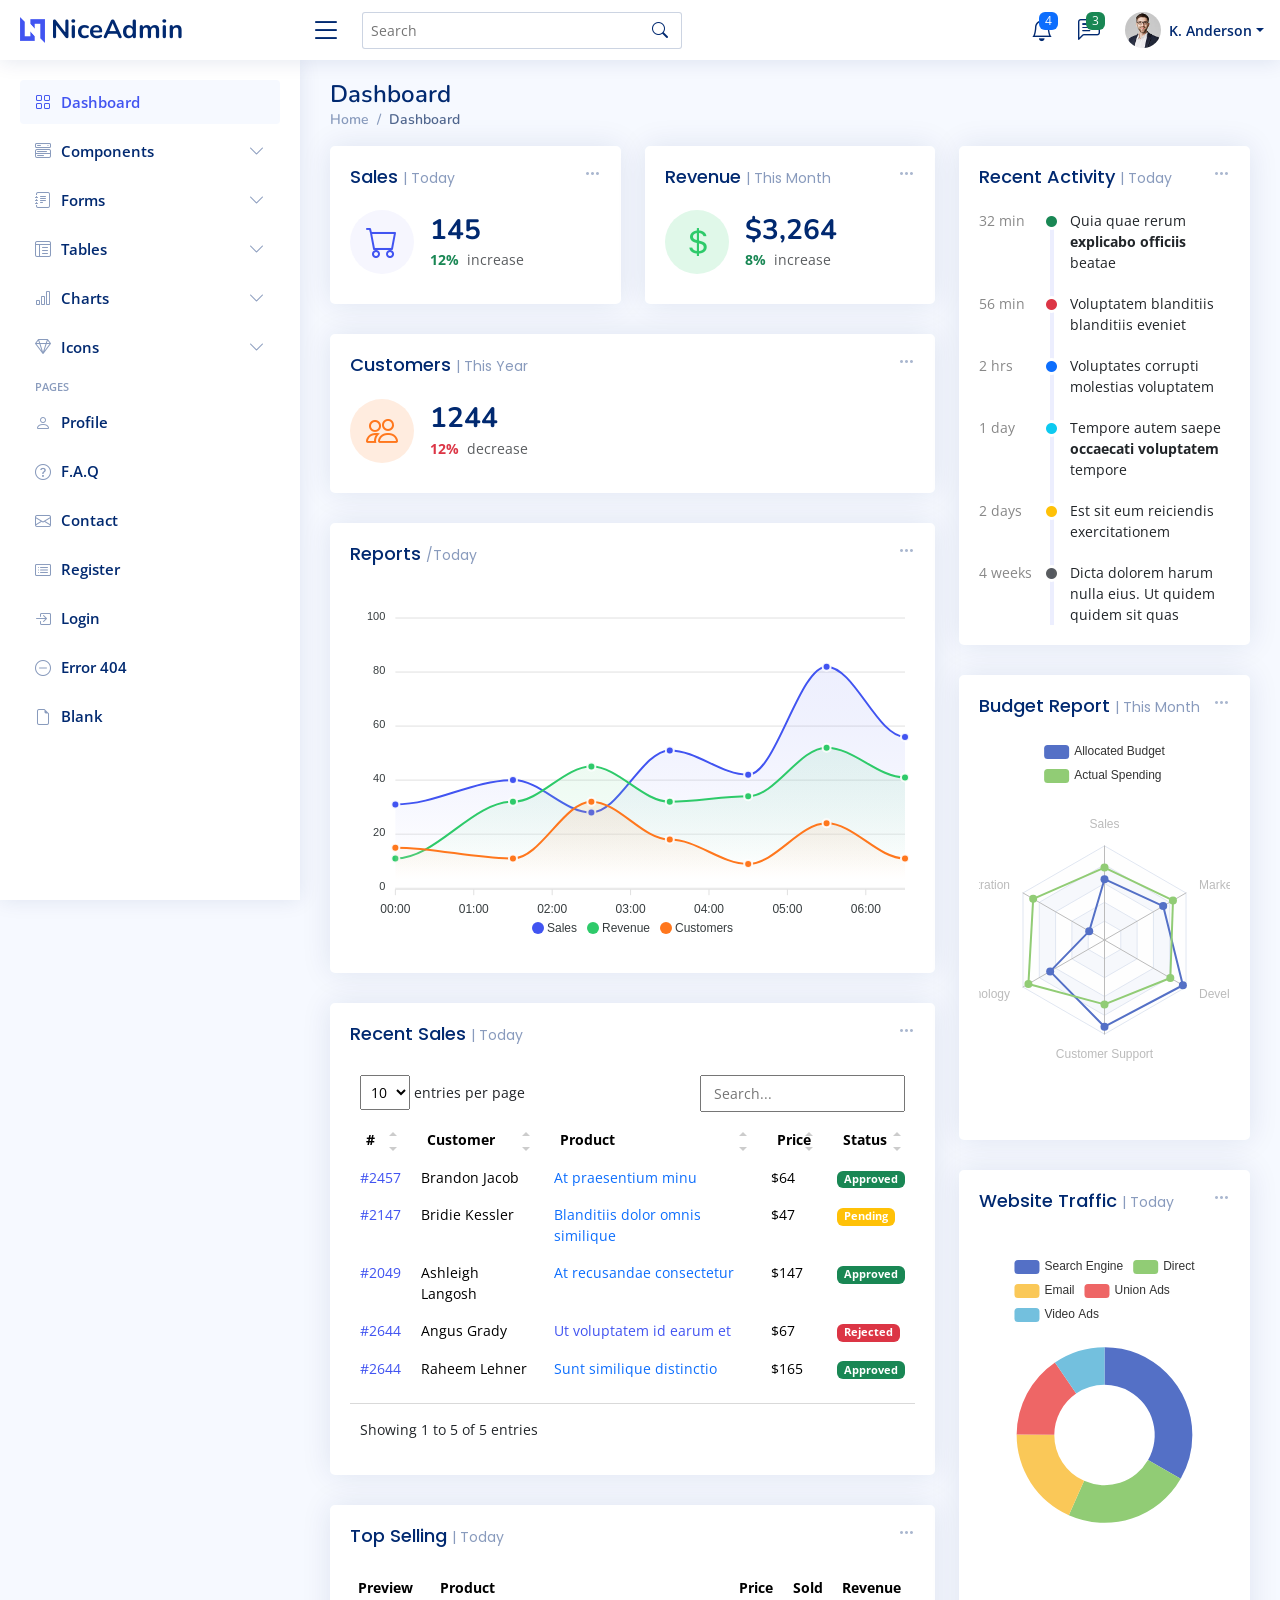
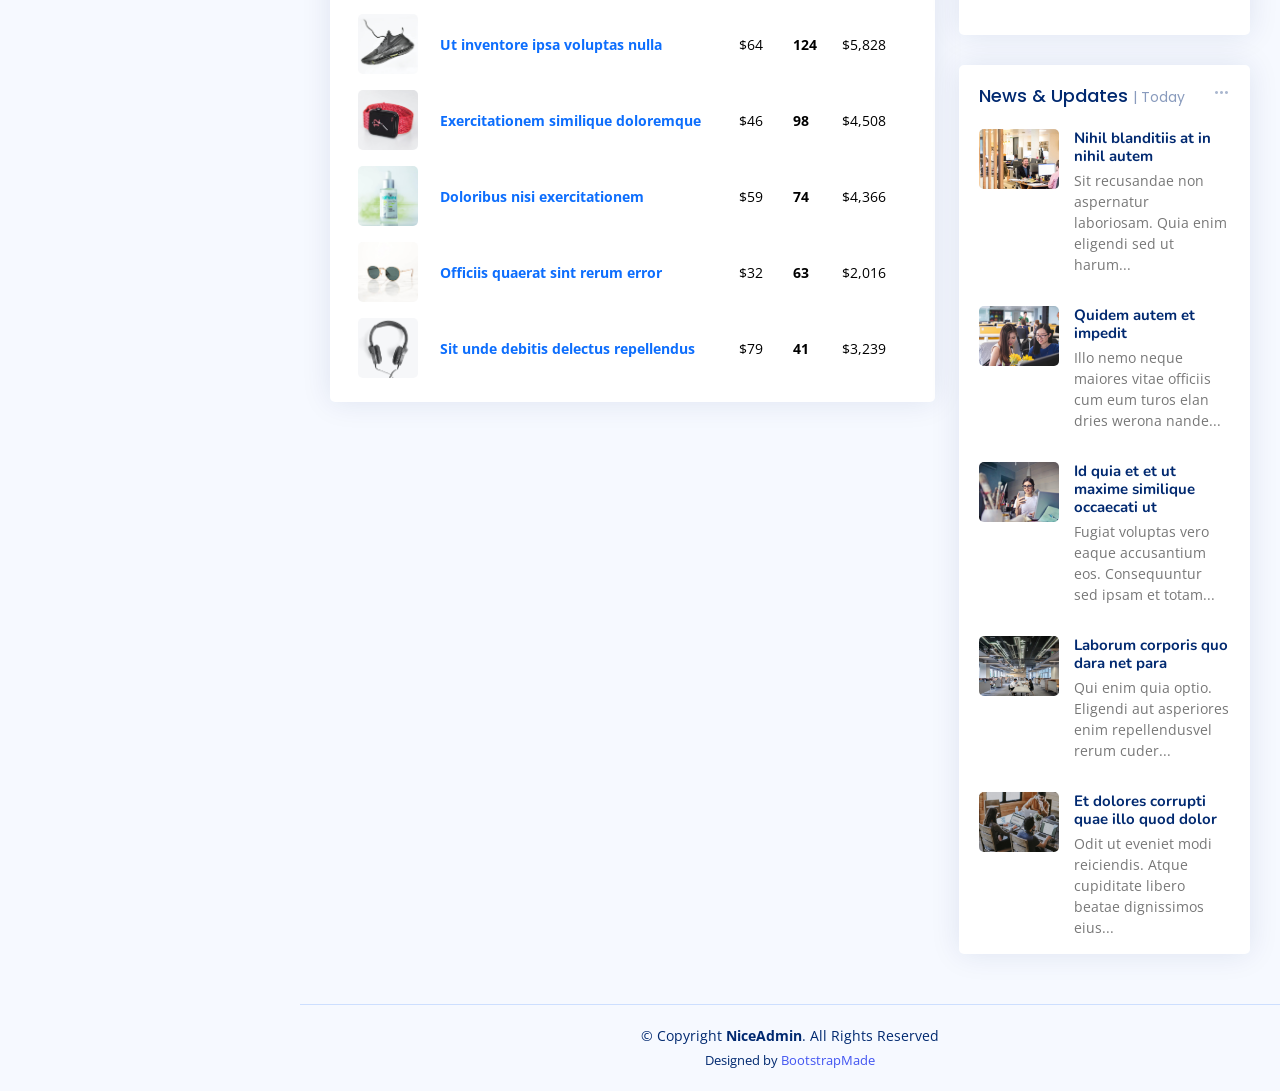
<file: assets/niceadmin/index.html>
<!DOCTYPE html>
<html lang="en">

<head>
  <meta charset="utf-8">
  <meta content="width=device-width, initial-scale=1.0" name="viewport">

  <title>Dashboard - NiceAdmin Bootstrap Template</title>
  <meta content="" name="description">
  <meta content="" name="keywords">

  <!-- Favicons -->
  <link href="assets/img/favicon.png" rel="icon">
  <link href="assets/img/apple-touch-icon.png" rel="apple-touch-icon">

  <!-- Google Fonts -->
  <link href="https://fonts.gstatic.com" rel="preconnect">
  <link href="https://fonts.googleapis.com/css?family=Open+Sans:300,300i,400,400i,600,600i,700,700i|Nunito:300,300i,400,400i,600,600i,700,700i|Poppins:300,300i,400,400i,500,500i,600,600i,700,700i" rel="stylesheet">

  <!-- Vendor CSS Files -->
  <link href="assets/vendor/bootstrap/css/bootstrap.min.css" rel="stylesheet">
  <link href="assets/vendor/bootstrap-icons/bootstrap-icons.css" rel="stylesheet">
  <link href="assets/vendor/boxicons/css/boxicons.min.css" rel="stylesheet">
  <link href="assets/vendor/quill/quill.snow.css" rel="stylesheet">
  <link href="assets/vendor/quill/quill.bubble.css" rel="stylesheet">
  <link href="assets/vendor/remixicon/remixicon.css" rel="stylesheet">
  <link href="assets/vendor/simple-datatables/style.css" rel="stylesheet">

  <!-- Template Main CSS File -->
  <link href="assets/css/style.css" rel="stylesheet">

  <!-- =======================================================
  * Template Name: NiceAdmin
  * Updated: Sep 18 2023 with Bootstrap v5.3.2
  * Template URL: https://bootstrapmade.com/nice-admin-bootstrap-admin-html-template/
  * Author: BootstrapMade.com
  * License: https://bootstrapmade.com/license/
  ======================================================== -->
</head>

<body>

  <!-- ======= Header ======= -->
  <header id="header" class="header fixed-top d-flex align-items-center">

    <div class="d-flex align-items-center justify-content-between">
      <a href="index.html" class="logo d-flex align-items-center">
        <img src="assets/img/logo.png" alt="">
        <span class="d-none d-lg-block">NiceAdmin</span>
      </a>
      <i class="bi bi-list toggle-sidebar-btn"></i>
    </div><!-- End Logo -->

    <div class="search-bar">
      <form class="search-form d-flex align-items-center" method="POST" action="#">
        <input type="text" name="query" placeholder="Search" title="Enter search keyword">
        <button type="submit" title="Search"><i class="bi bi-search"></i></button>
      </form>
    </div><!-- End Search Bar -->

    <nav class="header-nav ms-auto">
      <ul class="d-flex align-items-center">

        <li class="nav-item d-block d-lg-none">
          <a class="nav-link nav-icon search-bar-toggle " href="#">
            <i class="bi bi-search"></i>
          </a>
        </li><!-- End Search Icon-->

        <li class="nav-item dropdown">

          <a class="nav-link nav-icon" href="#" data-bs-toggle="dropdown">
            <i class="bi bi-bell"></i>
            <span class="badge bg-primary badge-number">4</span>
          </a><!-- End Notification Icon -->

          <ul class="dropdown-menu dropdown-menu-end dropdown-menu-arrow notifications">
            <li class="dropdown-header">
              You have 4 new notifications
              <a href="#"><span class="badge rounded-pill bg-primary p-2 ms-2">View all</span></a>
            </li>
            <li>
              <hr class="dropdown-divider">
            </li>

            <li class="notification-item">
              <i class="bi bi-exclamation-circle text-warning"></i>
              <div>
                <h4>Lorem Ipsum</h4>
                <p>Quae dolorem earum veritatis oditseno</p>
                <p>30 min. ago</p>
              </div>
            </li>

            <li>
              <hr class="dropdown-divider">
            </li>

            <li class="notification-item">
              <i class="bi bi-x-circle text-danger"></i>
              <div>
                <h4>Atque rerum nesciunt</h4>
                <p>Quae dolorem earum veritatis oditseno</p>
                <p>1 hr. ago</p>
              </div>
            </li>

            <li>
              <hr class="dropdown-divider">
            </li>

            <li class="notification-item">
              <i class="bi bi-check-circle text-success"></i>
              <div>
                <h4>Sit rerum fuga</h4>
                <p>Quae dolorem earum veritatis oditseno</p>
                <p>2 hrs. ago</p>
              </div>
            </li>

            <li>
              <hr class="dropdown-divider">
            </li>

            <li class="notification-item">
              <i class="bi bi-info-circle text-primary"></i>
              <div>
                <h4>Dicta reprehenderit</h4>
                <p>Quae dolorem earum veritatis oditseno</p>
                <p>4 hrs. ago</p>
              </div>
            </li>

            <li>
              <hr class="dropdown-divider">
            </li>
            <li class="dropdown-footer">
              <a href="#">Show all notifications</a>
            </li>

          </ul><!-- End Notification Dropdown Items -->

        </li><!-- End Notification Nav -->

        <li class="nav-item dropdown">

          <a class="nav-link nav-icon" href="#" data-bs-toggle="dropdown">
            <i class="bi bi-chat-left-text"></i>
            <span class="badge bg-success badge-number">3</span>
          </a><!-- End Messages Icon -->

          <ul class="dropdown-menu dropdown-menu-end dropdown-menu-arrow messages">
            <li class="dropdown-header">
              You have 3 new messages
              <a href="#"><span class="badge rounded-pill bg-primary p-2 ms-2">View all</span></a>
            </li>
            <li>
              <hr class="dropdown-divider">
            </li>

            <li class="message-item">
              <a href="#">
                <img src="assets/img/messages-1.jpg" alt="" class="rounded-circle">
                <div>
                  <h4>Maria Hudson</h4>
                  <p>Velit asperiores et ducimus soluta repudiandae labore officia est ut...</p>
                  <p>4 hrs. ago</p>
                </div>
              </a>
            </li>
            <li>
              <hr class="dropdown-divider">
            </li>

            <li class="message-item">
              <a href="#">
                <img src="assets/img/messages-2.jpg" alt="" class="rounded-circle">
                <div>
                  <h4>Anna Nelson</h4>
                  <p>Velit asperiores et ducimus soluta repudiandae labore officia est ut...</p>
                  <p>6 hrs. ago</p>
                </div>
              </a>
            </li>
            <li>
              <hr class="dropdown-divider">
            </li>

            <li class="message-item">
              <a href="#">
                <img src="assets/img/messages-3.jpg" alt="" class="rounded-circle">
                <div>
                  <h4>David Muldon</h4>
                  <p>Velit asperiores et ducimus soluta repudiandae labore officia est ut...</p>
                  <p>8 hrs. ago</p>
                </div>
              </a>
            </li>
            <li>
              <hr class="dropdown-divider">
            </li>

            <li class="dropdown-footer">
              <a href="#">Show all messages</a>
            </li>

          </ul><!-- End Messages Dropdown Items -->

        </li><!-- End Messages Nav -->

        <li class="nav-item dropdown pe-3">

          <a class="nav-link nav-profile d-flex align-items-center pe-0" href="#" data-bs-toggle="dropdown">
            <img src="assets/img/profile-img.jpg" alt="Profile" class="rounded-circle">
            <span class="d-none d-md-block dropdown-toggle ps-2">K. Anderson</span>
          </a><!-- End Profile Iamge Icon -->

          <ul class="dropdown-menu dropdown-menu-end dropdown-menu-arrow profile">
            <li class="dropdown-header">
              <h6>Kevin Anderson</h6>
              <span>Web Designer</span>
            </li>
            <li>
              <hr class="dropdown-divider">
            </li>

            <li>
              <a class="dropdown-item d-flex align-items-center" href="users-profile.html">
                <i class="bi bi-person"></i>
                <span>My Profile</span>
              </a>
            </li>
            <li>
              <hr class="dropdown-divider">
            </li>

            <li>
              <a class="dropdown-item d-flex align-items-center" href="users-profile.html">
                <i class="bi bi-gear"></i>
                <span>Account Settings</span>
              </a>
            </li>
            <li>
              <hr class="dropdown-divider">
            </li>

            <li>
              <a class="dropdown-item d-flex align-items-center" href="pages-faq.html">
                <i class="bi bi-question-circle"></i>
                <span>Need Help?</span>
              </a>
            </li>
            <li>
              <hr class="dropdown-divider">
            </li>

            <li>
              <a class="dropdown-item d-flex align-items-center" href="#">
                <i class="bi bi-box-arrow-right"></i>
                <span>Sign Out</span>
              </a>
            </li>

          </ul><!-- End Profile Dropdown Items -->
        </li><!-- End Profile Nav -->

      </ul>
    </nav><!-- End Icons Navigation -->

  </header><!-- End Header -->

  <!-- ======= Sidebar ======= -->
  <aside id="sidebar" class="sidebar">

    <ul class="sidebar-nav" id="sidebar-nav">

      <li class="nav-item">
        <a class="nav-link " href="index.html">
          <i class="bi bi-grid"></i>
          <span>Dashboard</span>
        </a>
      </li><!-- End Dashboard Nav -->

      <li class="nav-item">
        <a class="nav-link collapsed" data-bs-target="#components-nav" data-bs-toggle="collapse" href="#">
          <i class="bi bi-menu-button-wide"></i><span>Components</span><i class="bi bi-chevron-down ms-auto"></i>
        </a>
        <ul id="components-nav" class="nav-content collapse " data-bs-parent="#sidebar-nav">
          <li>
            <a href="components-alerts.html">
              <i class="bi bi-circle"></i><span>Alerts</span>
            </a>
          </li>
          <li>
            <a href="components-accordion.html">
              <i class="bi bi-circle"></i><span>Accordion</span>
            </a>
          </li>
          <li>
            <a href="components-badges.html">
              <i class="bi bi-circle"></i><span>Badges</span>
            </a>
          </li>
          <li>
            <a href="components-breadcrumbs.html">
              <i class="bi bi-circle"></i><span>Breadcrumbs</span>
            </a>
          </li>
          <li>
            <a href="components-buttons.html">
              <i class="bi bi-circle"></i><span>Buttons</span>
            </a>
          </li>
          <li>
            <a href="components-cards.html">
              <i class="bi bi-circle"></i><span>Cards</span>
            </a>
          </li>
          <li>
            <a href="components-carousel.html">
              <i class="bi bi-circle"></i><span>Carousel</span>
            </a>
          </li>
          <li>
            <a href="components-list-group.html">
              <i class="bi bi-circle"></i><span>List group</span>
            </a>
          </li>
          <li>
            <a href="components-modal.html">
              <i class="bi bi-circle"></i><span>Modal</span>
            </a>
          </li>
          <li>
            <a href="components-tabs.html">
              <i class="bi bi-circle"></i><span>Tabs</span>
            </a>
          </li>
          <li>
            <a href="components-pagination.html">
              <i class="bi bi-circle"></i><span>Pagination</span>
            </a>
          </li>
          <li>
            <a href="components-progress.html">
              <i class="bi bi-circle"></i><span>Progress</span>
            </a>
          </li>
          <li>
            <a href="components-spinners.html">
              <i class="bi bi-circle"></i><span>Spinners</span>
            </a>
          </li>
          <li>
            <a href="components-tooltips.html">
              <i class="bi bi-circle"></i><span>Tooltips</span>
            </a>
          </li>
        </ul>
      </li><!-- End Components Nav -->

      <li class="nav-item">
        <a class="nav-link collapsed" data-bs-target="#forms-nav" data-bs-toggle="collapse" href="#">
          <i class="bi bi-journal-text"></i><span>Forms</span><i class="bi bi-chevron-down ms-auto"></i>
        </a>
        <ul id="forms-nav" class="nav-content collapse " data-bs-parent="#sidebar-nav">
          <li>
            <a href="forms-elements.html">
              <i class="bi bi-circle"></i><span>Form Elements</span>
            </a>
          </li>
          <li>
            <a href="forms-layouts.html">
              <i class="bi bi-circle"></i><span>Form Layouts</span>
            </a>
          </li>
          <li>
            <a href="forms-editors.html">
              <i class="bi bi-circle"></i><span>Form Editors</span>
            </a>
          </li>
          <li>
            <a href="forms-validation.html">
              <i class="bi bi-circle"></i><span>Form Validation</span>
            </a>
          </li>
        </ul>
      </li><!-- End Forms Nav -->

      <li class="nav-item">
        <a class="nav-link collapsed" data-bs-target="#tables-nav" data-bs-toggle="collapse" href="#">
          <i class="bi bi-layout-text-window-reverse"></i><span>Tables</span><i class="bi bi-chevron-down ms-auto"></i>
        </a>
        <ul id="tables-nav" class="nav-content collapse " data-bs-parent="#sidebar-nav">
          <li>
            <a href="tables-general.html">
              <i class="bi bi-circle"></i><span>General Tables</span>
            </a>
          </li>
          <li>
            <a href="tables-data.html">
              <i class="bi bi-circle"></i><span>Data Tables</span>
            </a>
          </li>
        </ul>
      </li><!-- End Tables Nav -->

      <li class="nav-item">
        <a class="nav-link collapsed" data-bs-target="#charts-nav" data-bs-toggle="collapse" href="#">
          <i class="bi bi-bar-chart"></i><span>Charts</span><i class="bi bi-chevron-down ms-auto"></i>
        </a>
        <ul id="charts-nav" class="nav-content collapse " data-bs-parent="#sidebar-nav">
          <li>
            <a href="charts-chartjs.html">
              <i class="bi bi-circle"></i><span>Chart.js</span>
            </a>
          </li>
          <li>
            <a href="charts-apexcharts.html">
              <i class="bi bi-circle"></i><span>ApexCharts</span>
            </a>
          </li>
          <li>
            <a href="charts-echarts.html">
              <i class="bi bi-circle"></i><span>ECharts</span>
            </a>
          </li>
        </ul>
      </li><!-- End Charts Nav -->

      <li class="nav-item">
        <a class="nav-link collapsed" data-bs-target="#icons-nav" data-bs-toggle="collapse" href="#">
          <i class="bi bi-gem"></i><span>Icons</span><i class="bi bi-chevron-down ms-auto"></i>
        </a>
        <ul id="icons-nav" class="nav-content collapse " data-bs-parent="#sidebar-nav">
          <li>
            <a href="icons-bootstrap.html">
              <i class="bi bi-circle"></i><span>Bootstrap Icons</span>
            </a>
          </li>
          <li>
            <a href="icons-remix.html">
              <i class="bi bi-circle"></i><span>Remix Icons</span>
            </a>
          </li>
          <li>
            <a href="icons-boxicons.html">
              <i class="bi bi-circle"></i><span>Boxicons</span>
            </a>
          </li>
        </ul>
      </li><!-- End Icons Nav -->

      <li class="nav-heading">Pages</li>

      <li class="nav-item">
        <a class="nav-link collapsed" href="users-profile.html">
          <i class="bi bi-person"></i>
          <span>Profile</span>
        </a>
      </li><!-- End Profile Page Nav -->

      <li class="nav-item">
        <a class="nav-link collapsed" href="pages-faq.html">
          <i class="bi bi-question-circle"></i>
          <span>F.A.Q</span>
        </a>
      </li><!-- End F.A.Q Page Nav -->

      <li class="nav-item">
        <a class="nav-link collapsed" href="pages-contact.html">
          <i class="bi bi-envelope"></i>
          <span>Contact</span>
        </a>
      </li><!-- End Contact Page Nav -->

      <li class="nav-item">
        <a class="nav-link collapsed" href="pages-register.html">
          <i class="bi bi-card-list"></i>
          <span>Register</span>
        </a>
      </li><!-- End Register Page Nav -->

      <li class="nav-item">
        <a class="nav-link collapsed" href="pages-login.html">
          <i class="bi bi-box-arrow-in-right"></i>
          <span>Login</span>
        </a>
      </li><!-- End Login Page Nav -->

      <li class="nav-item">
        <a class="nav-link collapsed" href="pages-error-404.html">
          <i class="bi bi-dash-circle"></i>
          <span>Error 404</span>
        </a>
      </li><!-- End Error 404 Page Nav -->

      <li class="nav-item">
        <a class="nav-link collapsed" href="pages-blank.html">
          <i class="bi bi-file-earmark"></i>
          <span>Blank</span>
        </a>
      </li><!-- End Blank Page Nav -->

    </ul>

  </aside><!-- End Sidebar-->

  <main id="main" class="main">

    <div class="pagetitle">
      <h1>Dashboard</h1>
      <nav>
        <ol class="breadcrumb">
          <li class="breadcrumb-item"><a href="index.html">Home</a></li>
          <li class="breadcrumb-item active">Dashboard</li>
        </ol>
      </nav>
    </div><!-- End Page Title -->

    <section class="section dashboard">
      <div class="row">

        <!-- Left side columns -->
        <div class="col-lg-8">
          <div class="row">

            <!-- Sales Card -->
            <div class="col-xxl-4 col-md-6">
              <div class="card info-card sales-card">

                <div class="filter">
                  <a class="icon" href="#" data-bs-toggle="dropdown"><i class="bi bi-three-dots"></i></a>
                  <ul class="dropdown-menu dropdown-menu-end dropdown-menu-arrow">
                    <li class="dropdown-header text-start">
                      <h6>Filter</h6>
                    </li>

                    <li><a class="dropdown-item" href="#">Today</a></li>
                    <li><a class="dropdown-item" href="#">This Month</a></li>
                    <li><a class="dropdown-item" href="#">This Year</a></li>
                  </ul>
                </div>

                <div class="card-body">
                  <h5 class="card-title">Sales <span>| Today</span></h5>

                  <div class="d-flex align-items-center">
                    <div class="card-icon rounded-circle d-flex align-items-center justify-content-center">
                      <i class="bi bi-cart"></i>
                    </div>
                    <div class="ps-3">
                      <h6>145</h6>
                      <span class="text-success small pt-1 fw-bold">12%</span> <span class="text-muted small pt-2 ps-1">increase</span>

                    </div>
                  </div>
                </div>

              </div>
            </div><!-- End Sales Card -->

            <!-- Revenue Card -->
            <div class="col-xxl-4 col-md-6">
              <div class="card info-card revenue-card">

                <div class="filter">
                  <a class="icon" href="#" data-bs-toggle="dropdown"><i class="bi bi-three-dots"></i></a>
                  <ul class="dropdown-menu dropdown-menu-end dropdown-menu-arrow">
                    <li class="dropdown-header text-start">
                      <h6>Filter</h6>
                    </li>

                    <li><a class="dropdown-item" href="#">Today</a></li>
                    <li><a class="dropdown-item" href="#">This Month</a></li>
                    <li><a class="dropdown-item" href="#">This Year</a></li>
                  </ul>
                </div>

                <div class="card-body">
                  <h5 class="card-title">Revenue <span>| This Month</span></h5>

                  <div class="d-flex align-items-center">
                    <div class="card-icon rounded-circle d-flex align-items-center justify-content-center">
                      <i class="bi bi-currency-dollar"></i>
                    </div>
                    <div class="ps-3">
                      <h6>$3,264</h6>
                      <span class="text-success small pt-1 fw-bold">8%</span> <span class="text-muted small pt-2 ps-1">increase</span>

                    </div>
                  </div>
                </div>

              </div>
            </div><!-- End Revenue Card -->

            <!-- Customers Card -->
            <div class="col-xxl-4 col-xl-12">

              <div class="card info-card customers-card">

                <div class="filter">
                  <a class="icon" href="#" data-bs-toggle="dropdown"><i class="bi bi-three-dots"></i></a>
                  <ul class="dropdown-menu dropdown-menu-end dropdown-menu-arrow">
                    <li class="dropdown-header text-start">
                      <h6>Filter</h6>
                    </li>

                    <li><a class="dropdown-item" href="#">Today</a></li>
                    <li><a class="dropdown-item" href="#">This Month</a></li>
                    <li><a class="dropdown-item" href="#">This Year</a></li>
                  </ul>
                </div>

                <div class="card-body">
                  <h5 class="card-title">Customers <span>| This Year</span></h5>

                  <div class="d-flex align-items-center">
                    <div class="card-icon rounded-circle d-flex align-items-center justify-content-center">
                      <i class="bi bi-people"></i>
                    </div>
                    <div class="ps-3">
                      <h6>1244</h6>
                      <span class="text-danger small pt-1 fw-bold">12%</span> <span class="text-muted small pt-2 ps-1">decrease</span>

                    </div>
                  </div>

                </div>
              </div>

            </div><!-- End Customers Card -->

            <!-- Reports -->
            <div class="col-12">
              <div class="card">

                <div class="filter">
                  <a class="icon" href="#" data-bs-toggle="dropdown"><i class="bi bi-three-dots"></i></a>
                  <ul class="dropdown-menu dropdown-menu-end dropdown-menu-arrow">
                    <li class="dropdown-header text-start">
                      <h6>Filter</h6>
                    </li>

                    <li><a class="dropdown-item" href="#">Today</a></li>
                    <li><a class="dropdown-item" href="#">This Month</a></li>
                    <li><a class="dropdown-item" href="#">This Year</a></li>
                  </ul>
                </div>

                <div class="card-body">
                  <h5 class="card-title">Reports <span>/Today</span></h5>

                  <!-- Line Chart -->
                  <div id="reportsChart"></div>

                  <script>
                    document.addEventListener("DOMContentLoaded", () => {
                      new ApexCharts(document.querySelector("#reportsChart"), {
                        series: [{
                          name: 'Sales',
                          data: [31, 40, 28, 51, 42, 82, 56],
                        }, {
                          name: 'Revenue',
                          data: [11, 32, 45, 32, 34, 52, 41]
                        }, {
                          name: 'Customers',
                          data: [15, 11, 32, 18, 9, 24, 11]
                        }],
                        chart: {
                          height: 350,
                          type: 'area',
                          toolbar: {
                            show: false
                          },
                        },
                        markers: {
                          size: 4
                        },
                        colors: ['#4154f1', '#2eca6a', '#ff771d'],
                        fill: {
                          type: "gradient",
                          gradient: {
                            shadeIntensity: 1,
                            opacityFrom: 0.3,
                            opacityTo: 0.4,
                            stops: [0, 90, 100]
                          }
                        },
                        dataLabels: {
                          enabled: false
                        },
                        stroke: {
                          curve: 'smooth',
                          width: 2
                        },
                        xaxis: {
                          type: 'datetime',
                          categories: ["2018-09-19T00:00:00.000Z", "2018-09-19T01:30:00.000Z", "2018-09-19T02:30:00.000Z", "2018-09-19T03:30:00.000Z", "2018-09-19T04:30:00.000Z", "2018-09-19T05:30:00.000Z", "2018-09-19T06:30:00.000Z"]
                        },
                        tooltip: {
                          x: {
                            format: 'dd/MM/yy HH:mm'
                          },
                        }
                      }).render();
                    });
                  </script>
                  <!-- End Line Chart -->

                </div>

              </div>
            </div><!-- End Reports -->

            <!-- Recent Sales -->
            <div class="col-12">
              <div class="card recent-sales overflow-auto">

                <div class="filter">
                  <a class="icon" href="#" data-bs-toggle="dropdown"><i class="bi bi-three-dots"></i></a>
                  <ul class="dropdown-menu dropdown-menu-end dropdown-menu-arrow">
                    <li class="dropdown-header text-start">
                      <h6>Filter</h6>
                    </li>

                    <li><a class="dropdown-item" href="#">Today</a></li>
                    <li><a class="dropdown-item" href="#">This Month</a></li>
                    <li><a class="dropdown-item" href="#">This Year</a></li>
                  </ul>
                </div>

                <div class="card-body">
                  <h5 class="card-title">Recent Sales <span>| Today</span></h5>

                  <table class="table table-borderless datatable">
                    <thead>
                      <tr>
                        <th scope="col">#</th>
                        <th scope="col">Customer</th>
                        <th scope="col">Product</th>
                        <th scope="col">Price</th>
                        <th scope="col">Status</th>
                      </tr>
                    </thead>
                    <tbody>
                      <tr>
                        <th scope="row"><a href="#">#2457</a></th>
                        <td>Brandon Jacob</td>
                        <td><a href="#" class="text-primary">At praesentium minu</a></td>
                        <td>$64</td>
                        <td><span class="badge bg-success">Approved</span></td>
                      </tr>
                      <tr>
                        <th scope="row"><a href="#">#2147</a></th>
                        <td>Bridie Kessler</td>
                        <td><a href="#" class="text-primary">Blanditiis dolor omnis similique</a></td>
                        <td>$47</td>
                        <td><span class="badge bg-warning">Pending</span></td>
                      </tr>
                      <tr>
                        <th scope="row"><a href="#">#2049</a></th>
                        <td>Ashleigh Langosh</td>
                        <td><a href="#" class="text-primary">At recusandae consectetur</a></td>
                        <td>$147</td>
                        <td><span class="badge bg-success">Approved</span></td>
                      </tr>
                      <tr>
                        <th scope="row"><a href="#">#2644</a></th>
                        <td>Angus Grady</td>
                        <td><a href="#" class="text-primar">Ut voluptatem id earum et</a></td>
                        <td>$67</td>
                        <td><span class="badge bg-danger">Rejected</span></td>
                      </tr>
                      <tr>
                        <th scope="row"><a href="#">#2644</a></th>
                        <td>Raheem Lehner</td>
                        <td><a href="#" class="text-primary">Sunt similique distinctio</a></td>
                        <td>$165</td>
                        <td><span class="badge bg-success">Approved</span></td>
                      </tr>
                    </tbody>
                  </table>

                </div>

              </div>
            </div><!-- End Recent Sales -->

            <!-- Top Selling -->
            <div class="col-12">
              <div class="card top-selling overflow-auto">

                <div class="filter">
                  <a class="icon" href="#" data-bs-toggle="dropdown"><i class="bi bi-three-dots"></i></a>
                  <ul class="dropdown-menu dropdown-menu-end dropdown-menu-arrow">
                    <li class="dropdown-header text-start">
                      <h6>Filter</h6>
                    </li>

                    <li><a class="dropdown-item" href="#">Today</a></li>
                    <li><a class="dropdown-item" href="#">This Month</a></li>
                    <li><a class="dropdown-item" href="#">This Year</a></li>
                  </ul>
                </div>

                <div class="card-body pb-0">
                  <h5 class="card-title">Top Selling <span>| Today</span></h5>

                  <table class="table table-borderless">
                    <thead>
                      <tr>
                        <th scope="col">Preview</th>
                        <th scope="col">Product</th>
                        <th scope="col">Price</th>
                        <th scope="col">Sold</th>
                        <th scope="col">Revenue</th>
                      </tr>
                    </thead>
                    <tbody>
                      <tr>
                        <th scope="row"><a href="#"><img src="assets/img/product-1.jpg" alt=""></a></th>
                        <td><a href="#" class="text-primary fw-bold">Ut inventore ipsa voluptas nulla</a></td>
                        <td>$64</td>
                        <td class="fw-bold">124</td>
                        <td>$5,828</td>
                      </tr>
                      <tr>
                        <th scope="row"><a href="#"><img src="assets/img/product-2.jpg" alt=""></a></th>
                        <td><a href="#" class="text-primary fw-bold">Exercitationem similique doloremque</a></td>
                        <td>$46</td>
                        <td class="fw-bold">98</td>
                        <td>$4,508</td>
                      </tr>
                      <tr>
                        <th scope="row"><a href="#"><img src="assets/img/product-3.jpg" alt=""></a></th>
                        <td><a href="#" class="text-primary fw-bold">Doloribus nisi exercitationem</a></td>
                        <td>$59</td>
                        <td class="fw-bold">74</td>
                        <td>$4,366</td>
                      </tr>
                      <tr>
                        <th scope="row"><a href="#"><img src="assets/img/product-4.jpg" alt=""></a></th>
                        <td><a href="#" class="text-primary fw-bold">Officiis quaerat sint rerum error</a></td>
                        <td>$32</td>
                        <td class="fw-bold">63</td>
                        <td>$2,016</td>
                      </tr>
                      <tr>
                        <th scope="row"><a href="#"><img src="assets/img/product-5.jpg" alt=""></a></th>
                        <td><a href="#" class="text-primary fw-bold">Sit unde debitis delectus repellendus</a></td>
                        <td>$79</td>
                        <td class="fw-bold">41</td>
                        <td>$3,239</td>
                      </tr>
                    </tbody>
                  </table>

                </div>

              </div>
            </div><!-- End Top Selling -->

          </div>
        </div><!-- End Left side columns -->

        <!-- Right side columns -->
        <div class="col-lg-4">

          <!-- Recent Activity -->
          <div class="card">
            <div class="filter">
              <a class="icon" href="#" data-bs-toggle="dropdown"><i class="bi bi-three-dots"></i></a>
              <ul class="dropdown-menu dropdown-menu-end dropdown-menu-arrow">
                <li class="dropdown-header text-start">
                  <h6>Filter</h6>
                </li>

                <li><a class="dropdown-item" href="#">Today</a></li>
                <li><a class="dropdown-item" href="#">This Month</a></li>
                <li><a class="dropdown-item" href="#">This Year</a></li>
              </ul>
            </div>

            <div class="card-body">
              <h5 class="card-title">Recent Activity <span>| Today</span></h5>

              <div class="activity">

                <div class="activity-item d-flex">
                  <div class="activite-label">32 min</div>
                  <i class='bi bi-circle-fill activity-badge text-success align-self-start'></i>
                  <div class="activity-content">
                    Quia quae rerum <a href="#" class="fw-bold text-dark">explicabo officiis</a> beatae
                  </div>
                </div><!-- End activity item-->

                <div class="activity-item d-flex">
                  <div class="activite-label">56 min</div>
                  <i class='bi bi-circle-fill activity-badge text-danger align-self-start'></i>
                  <div class="activity-content">
                    Voluptatem blanditiis blanditiis eveniet
                  </div>
                </div><!-- End activity item-->

                <div class="activity-item d-flex">
                  <div class="activite-label">2 hrs</div>
                  <i class='bi bi-circle-fill activity-badge text-primary align-self-start'></i>
                  <div class="activity-content">
                    Voluptates corrupti molestias voluptatem
                  </div>
                </div><!-- End activity item-->

                <div class="activity-item d-flex">
                  <div class="activite-label">1 day</div>
                  <i class='bi bi-circle-fill activity-badge text-info align-self-start'></i>
                  <div class="activity-content">
                    Tempore autem saepe <a href="#" class="fw-bold text-dark">occaecati voluptatem</a> tempore
                  </div>
                </div><!-- End activity item-->

                <div class="activity-item d-flex">
                  <div class="activite-label">2 days</div>
                  <i class='bi bi-circle-fill activity-badge text-warning align-self-start'></i>
                  <div class="activity-content">
                    Est sit eum reiciendis exercitationem
                  </div>
                </div><!-- End activity item-->

                <div class="activity-item d-flex">
                  <div class="activite-label">4 weeks</div>
                  <i class='bi bi-circle-fill activity-badge text-muted align-self-start'></i>
                  <div class="activity-content">
                    Dicta dolorem harum nulla eius. Ut quidem quidem sit quas
                  </div>
                </div><!-- End activity item-->

              </div>

            </div>
          </div><!-- End Recent Activity -->

          <!-- Budget Report -->
          <div class="card">
            <div class="filter">
              <a class="icon" href="#" data-bs-toggle="dropdown"><i class="bi bi-three-dots"></i></a>
              <ul class="dropdown-menu dropdown-menu-end dropdown-menu-arrow">
                <li class="dropdown-header text-start">
                  <h6>Filter</h6>
                </li>

                <li><a class="dropdown-item" href="#">Today</a></li>
                <li><a class="dropdown-item" href="#">This Month</a></li>
                <li><a class="dropdown-item" href="#">This Year</a></li>
              </ul>
            </div>

            <div class="card-body pb-0">
              <h5 class="card-title">Budget Report <span>| This Month</span></h5>

              <div id="budgetChart" style="min-height: 400px;" class="echart"></div>

              <script>
                document.addEventListener("DOMContentLoaded", () => {
                  var budgetChart = echarts.init(document.querySelector("#budgetChart")).setOption({
                    legend: {
                      data: ['Allocated Budget', 'Actual Spending']
                    },
                    radar: {
                      // shape: 'circle',
                      indicator: [{
                          name: 'Sales',
                          max: 6500
                        },
                        {
                          name: 'Administration',
                          max: 16000
                        },
                        {
                          name: 'Information Technology',
                          max: 30000
                        },
                        {
                          name: 'Customer Support',
                          max: 38000
                        },
                        {
                          name: 'Development',
                          max: 52000
                        },
                        {
                          name: 'Marketing',
                          max: 25000
                        }
                      ]
                    },
                    series: [{
                      name: 'Budget vs spending',
                      type: 'radar',
                      data: [{
                          value: [4200, 3000, 20000, 35000, 50000, 18000],
                          name: 'Allocated Budget'
                        },
                        {
                          value: [5000, 14000, 28000, 26000, 42000, 21000],
                          name: 'Actual Spending'
                        }
                      ]
                    }]
                  });
                });
              </script>

            </div>
          </div><!-- End Budget Report -->

          <!-- Website Traffic -->
          <div class="card">
            <div class="filter">
              <a class="icon" href="#" data-bs-toggle="dropdown"><i class="bi bi-three-dots"></i></a>
              <ul class="dropdown-menu dropdown-menu-end dropdown-menu-arrow">
                <li class="dropdown-header text-start">
                  <h6>Filter</h6>
                </li>

                <li><a class="dropdown-item" href="#">Today</a></li>
                <li><a class="dropdown-item" href="#">This Month</a></li>
                <li><a class="dropdown-item" href="#">This Year</a></li>
              </ul>
            </div>

            <div class="card-body pb-0">
              <h5 class="card-title">Website Traffic <span>| Today</span></h5>

              <div id="trafficChart" style="min-height: 400px;" class="echart"></div>

              <script>
                document.addEventListener("DOMContentLoaded", () => {
                  echarts.init(document.querySelector("#trafficChart")).setOption({
                    tooltip: {
                      trigger: 'item'
                    },
                    legend: {
                      top: '5%',
                      left: 'center'
                    },
                    series: [{
                      name: 'Access From',
                      type: 'pie',
                      radius: ['40%', '70%'],
                      avoidLabelOverlap: false,
                      label: {
                        show: false,
                        position: 'center'
                      },
                      emphasis: {
                        label: {
                          show: true,
                          fontSize: '18',
                          fontWeight: 'bold'
                        }
                      },
                      labelLine: {
                        show: false
                      },
                      data: [{
                          value: 1048,
                          name: 'Search Engine'
                        },
                        {
                          value: 735,
                          name: 'Direct'
                        },
                        {
                          value: 580,
                          name: 'Email'
                        },
                        {
                          value: 484,
                          name: 'Union Ads'
                        },
                        {
                          value: 300,
                          name: 'Video Ads'
                        }
                      ]
                    }]
                  });
                });
              </script>

            </div>
          </div><!-- End Website Traffic -->

          <!-- News & Updates Traffic -->
          <div class="card">
            <div class="filter">
              <a class="icon" href="#" data-bs-toggle="dropdown"><i class="bi bi-three-dots"></i></a>
              <ul class="dropdown-menu dropdown-menu-end dropdown-menu-arrow">
                <li class="dropdown-header text-start">
                  <h6>Filter</h6>
                </li>

                <li><a class="dropdown-item" href="#">Today</a></li>
                <li><a class="dropdown-item" href="#">This Month</a></li>
                <li><a class="dropdown-item" href="#">This Year</a></li>
              </ul>
            </div>

            <div class="card-body pb-0">
              <h5 class="card-title">News &amp; Updates <span>| Today</span></h5>

              <div class="news">
                <div class="post-item clearfix">
                  <img src="assets/img/news-1.jpg" alt="">
                  <h4><a href="#">Nihil blanditiis at in nihil autem</a></h4>
                  <p>Sit recusandae non aspernatur laboriosam. Quia enim eligendi sed ut harum...</p>
                </div>

                <div class="post-item clearfix">
                  <img src="assets/img/news-2.jpg" alt="">
                  <h4><a href="#">Quidem autem et impedit</a></h4>
                  <p>Illo nemo neque maiores vitae officiis cum eum turos elan dries werona nande...</p>
                </div>

                <div class="post-item clearfix">
                  <img src="assets/img/news-3.jpg" alt="">
                  <h4><a href="#">Id quia et et ut maxime similique occaecati ut</a></h4>
                  <p>Fugiat voluptas vero eaque accusantium eos. Consequuntur sed ipsam et totam...</p>
                </div>

                <div class="post-item clearfix">
                  <img src="assets/img/news-4.jpg" alt="">
                  <h4><a href="#">Laborum corporis quo dara net para</a></h4>
                  <p>Qui enim quia optio. Eligendi aut asperiores enim repellendusvel rerum cuder...</p>
                </div>

                <div class="post-item clearfix">
                  <img src="assets/img/news-5.jpg" alt="">
                  <h4><a href="#">Et dolores corrupti quae illo quod dolor</a></h4>
                  <p>Odit ut eveniet modi reiciendis. Atque cupiditate libero beatae dignissimos eius...</p>
                </div>

              </div><!-- End sidebar recent posts-->

            </div>
          </div><!-- End News & Updates -->

        </div><!-- End Right side columns -->

      </div>
    </section>

  </main><!-- End #main -->

  <!-- ======= Footer ======= -->
  <footer id="footer" class="footer">
    <div class="copyright">
      &copy; Copyright <strong><span>NiceAdmin</span></strong>. All Rights Reserved
    </div>
    <div class="credits">
      <!-- All the links in the footer should remain intact. -->
      <!-- You can delete the links only if you purchased the pro version. -->
      <!-- Licensing information: https://bootstrapmade.com/license/ -->
      <!-- Purchase the pro version with working PHP/AJAX contact form: https://bootstrapmade.com/nice-admin-bootstrap-admin-html-template/ -->
      Designed by <a href="https://bootstrapmade.com/">BootstrapMade</a>
    </div>
  </footer><!-- End Footer -->

  <a href="#" class="back-to-top d-flex align-items-center justify-content-center"><i class="bi bi-arrow-up-short"></i></a>

  <!-- Vendor JS Files -->
  <script src="assets/vendor/apexcharts/apexcharts.min.js"></script>
  <script src="assets/vendor/bootstrap/js/bootstrap.bundle.min.js"></script>
  <script src="assets/vendor/chart.js/chart.umd.js"></script>
  <script src="assets/vendor/echarts/echarts.min.js"></script>
  <script src="assets/vendor/quill/quill.min.js"></script>
  <script src="assets/vendor/simple-datatables/simple-datatables.js"></script>
  <script src="assets/vendor/tinymce/tinymce.min.js"></script>
  <script src="assets/vendor/php-email-form/validate.js"></script>

  <!-- Template Main JS File -->
  <script src="assets/js/main.js"></script>

</body>

</html>
</file>
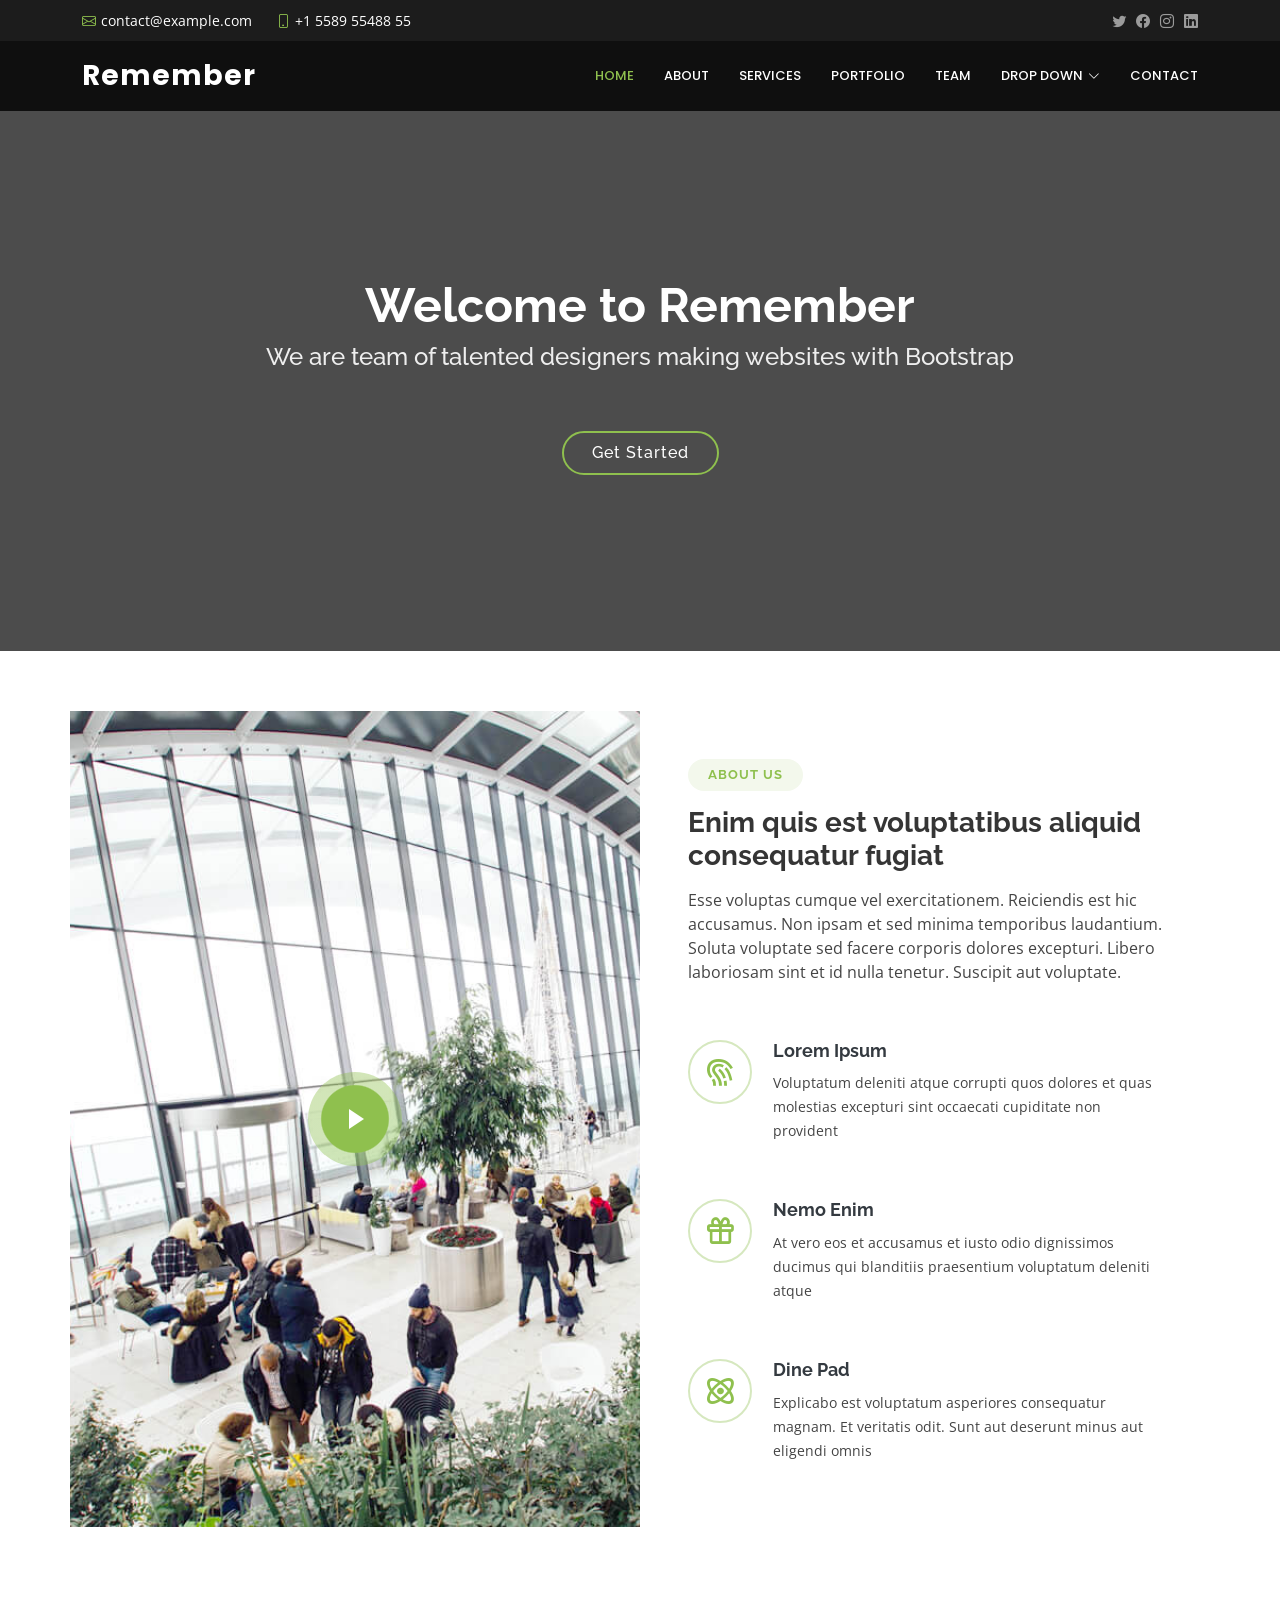
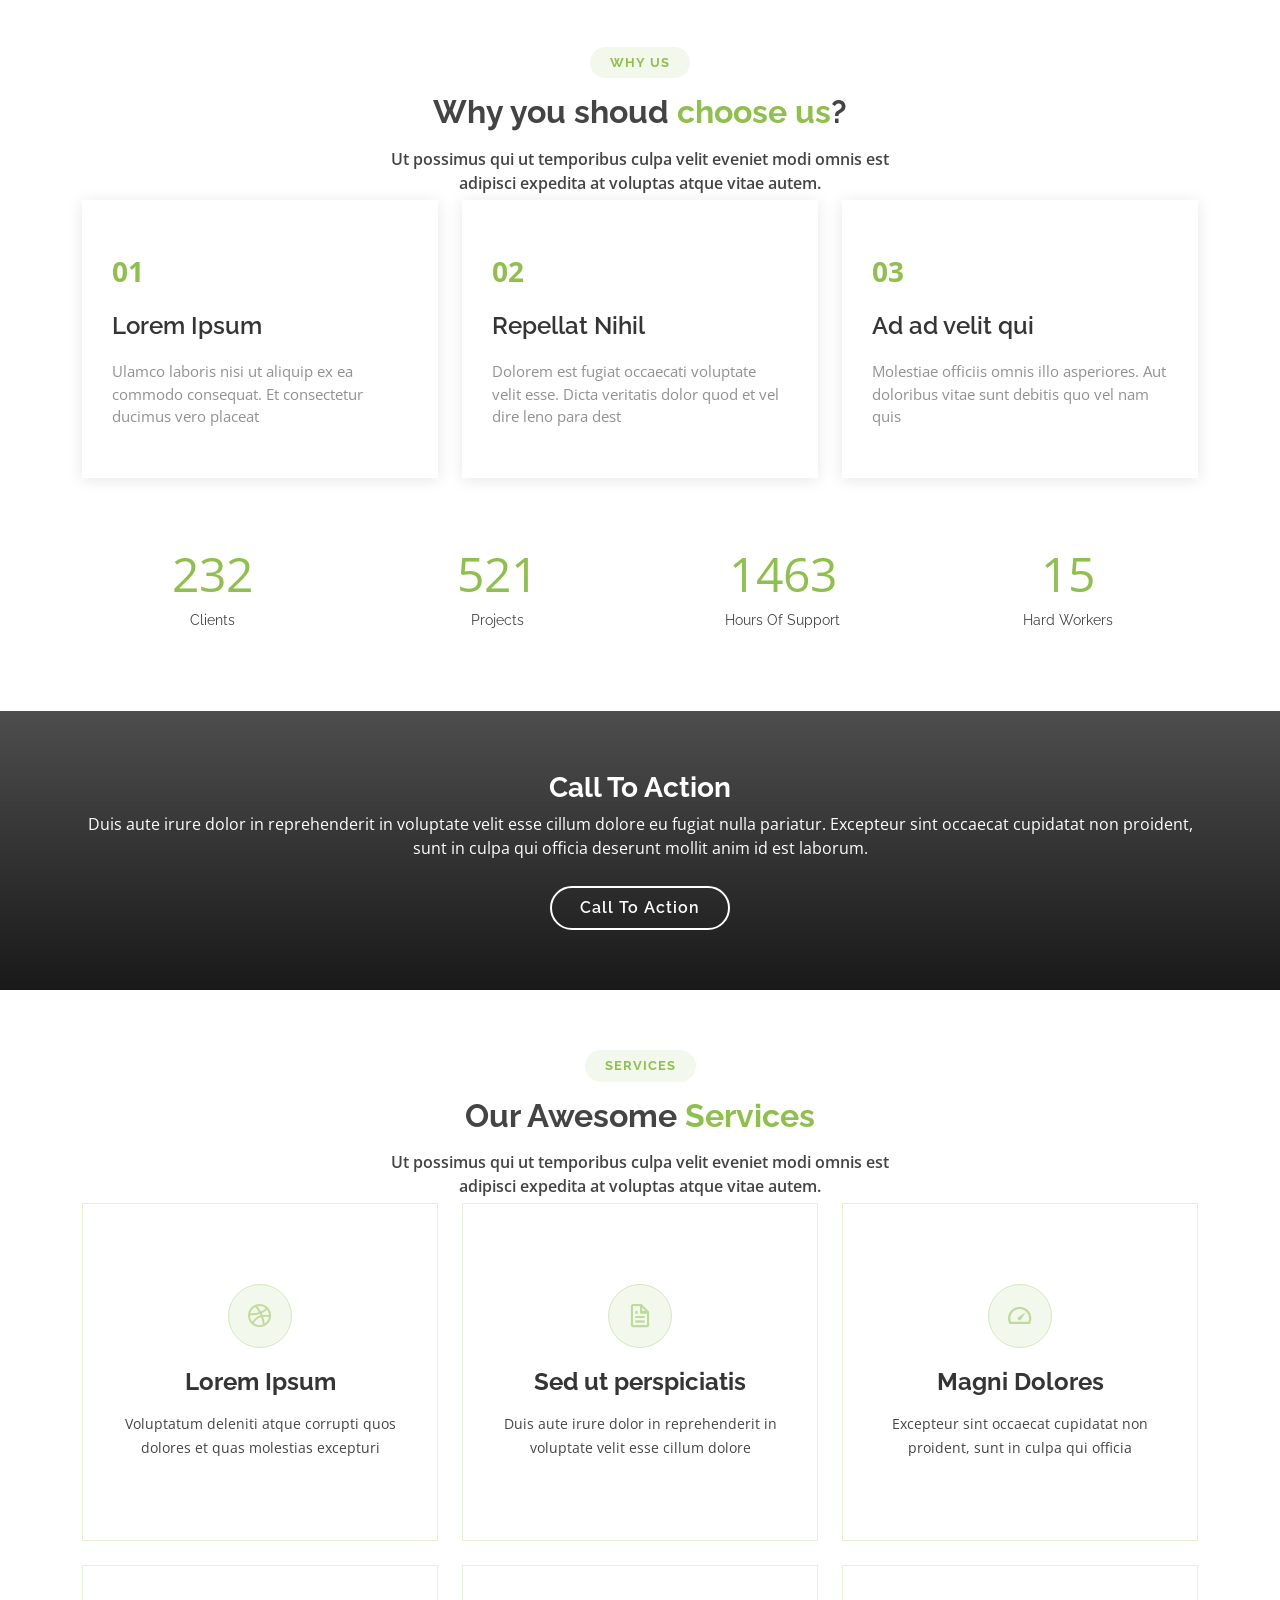
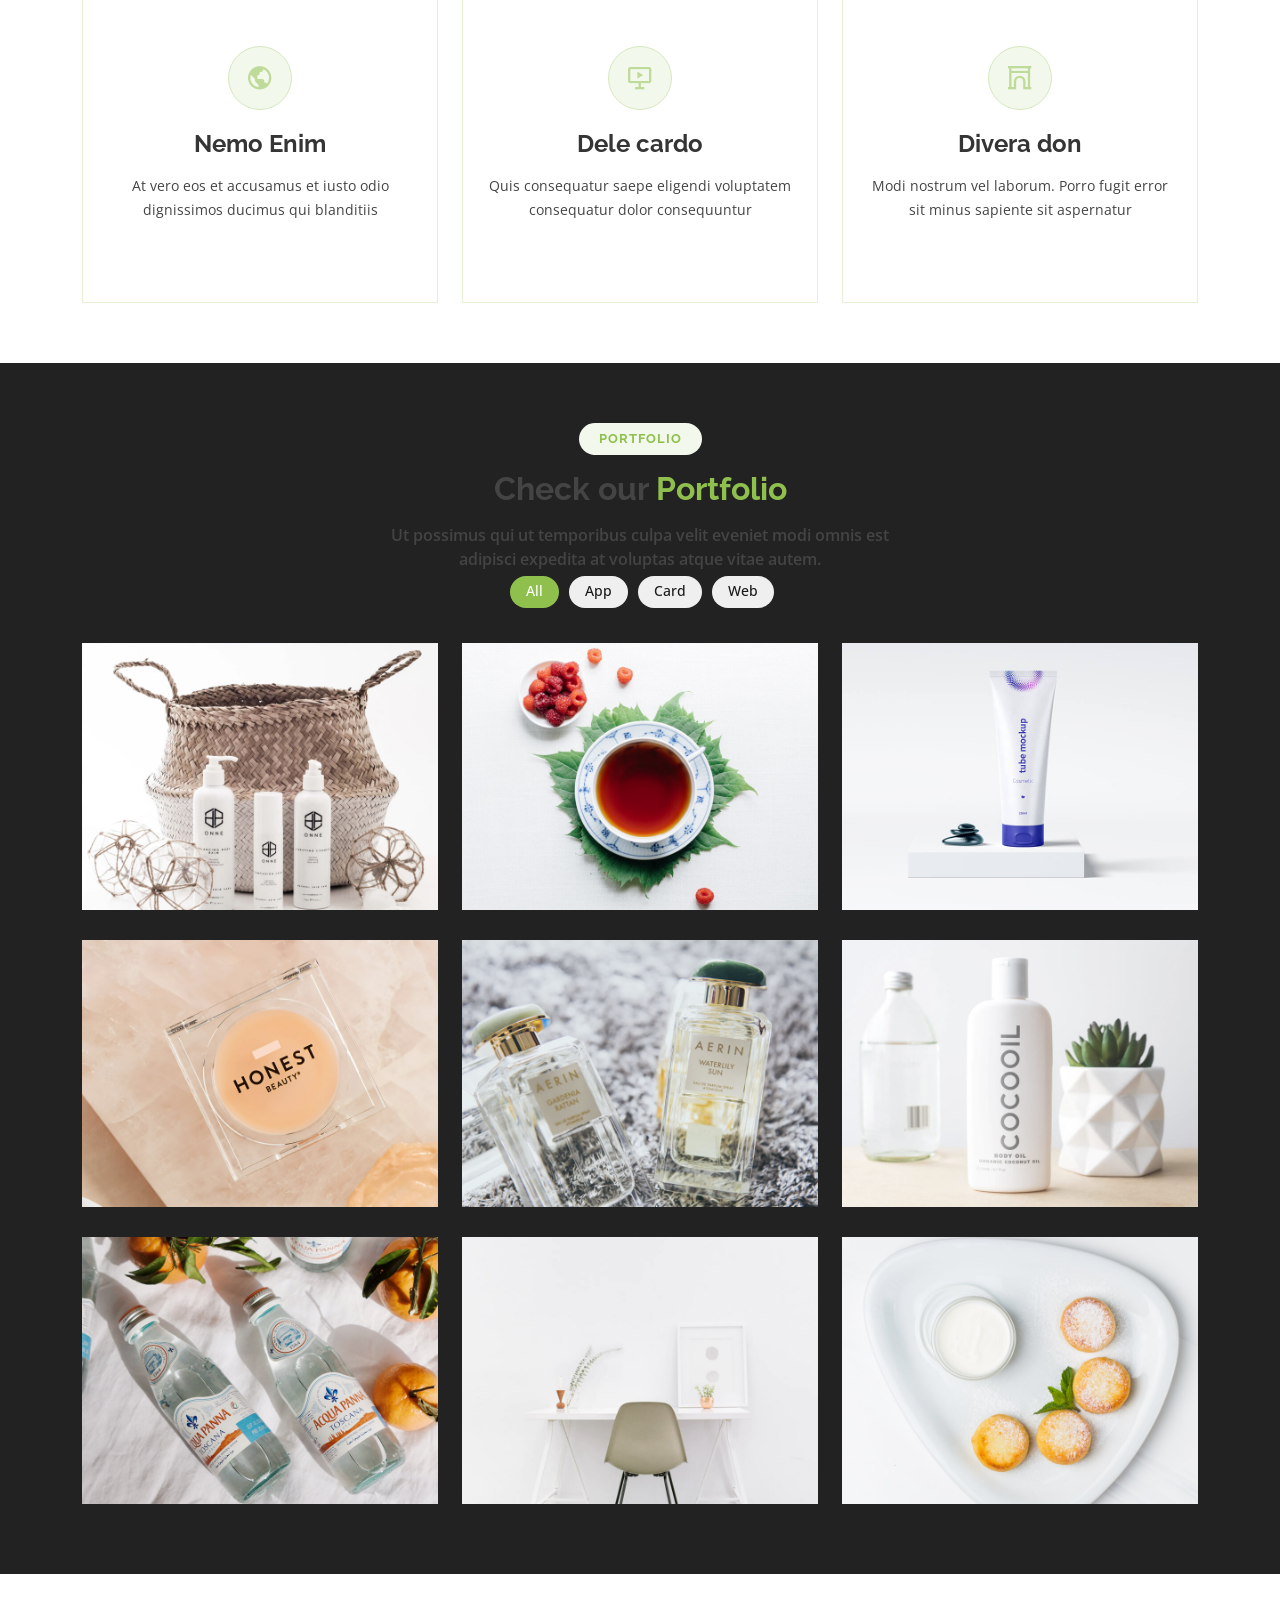
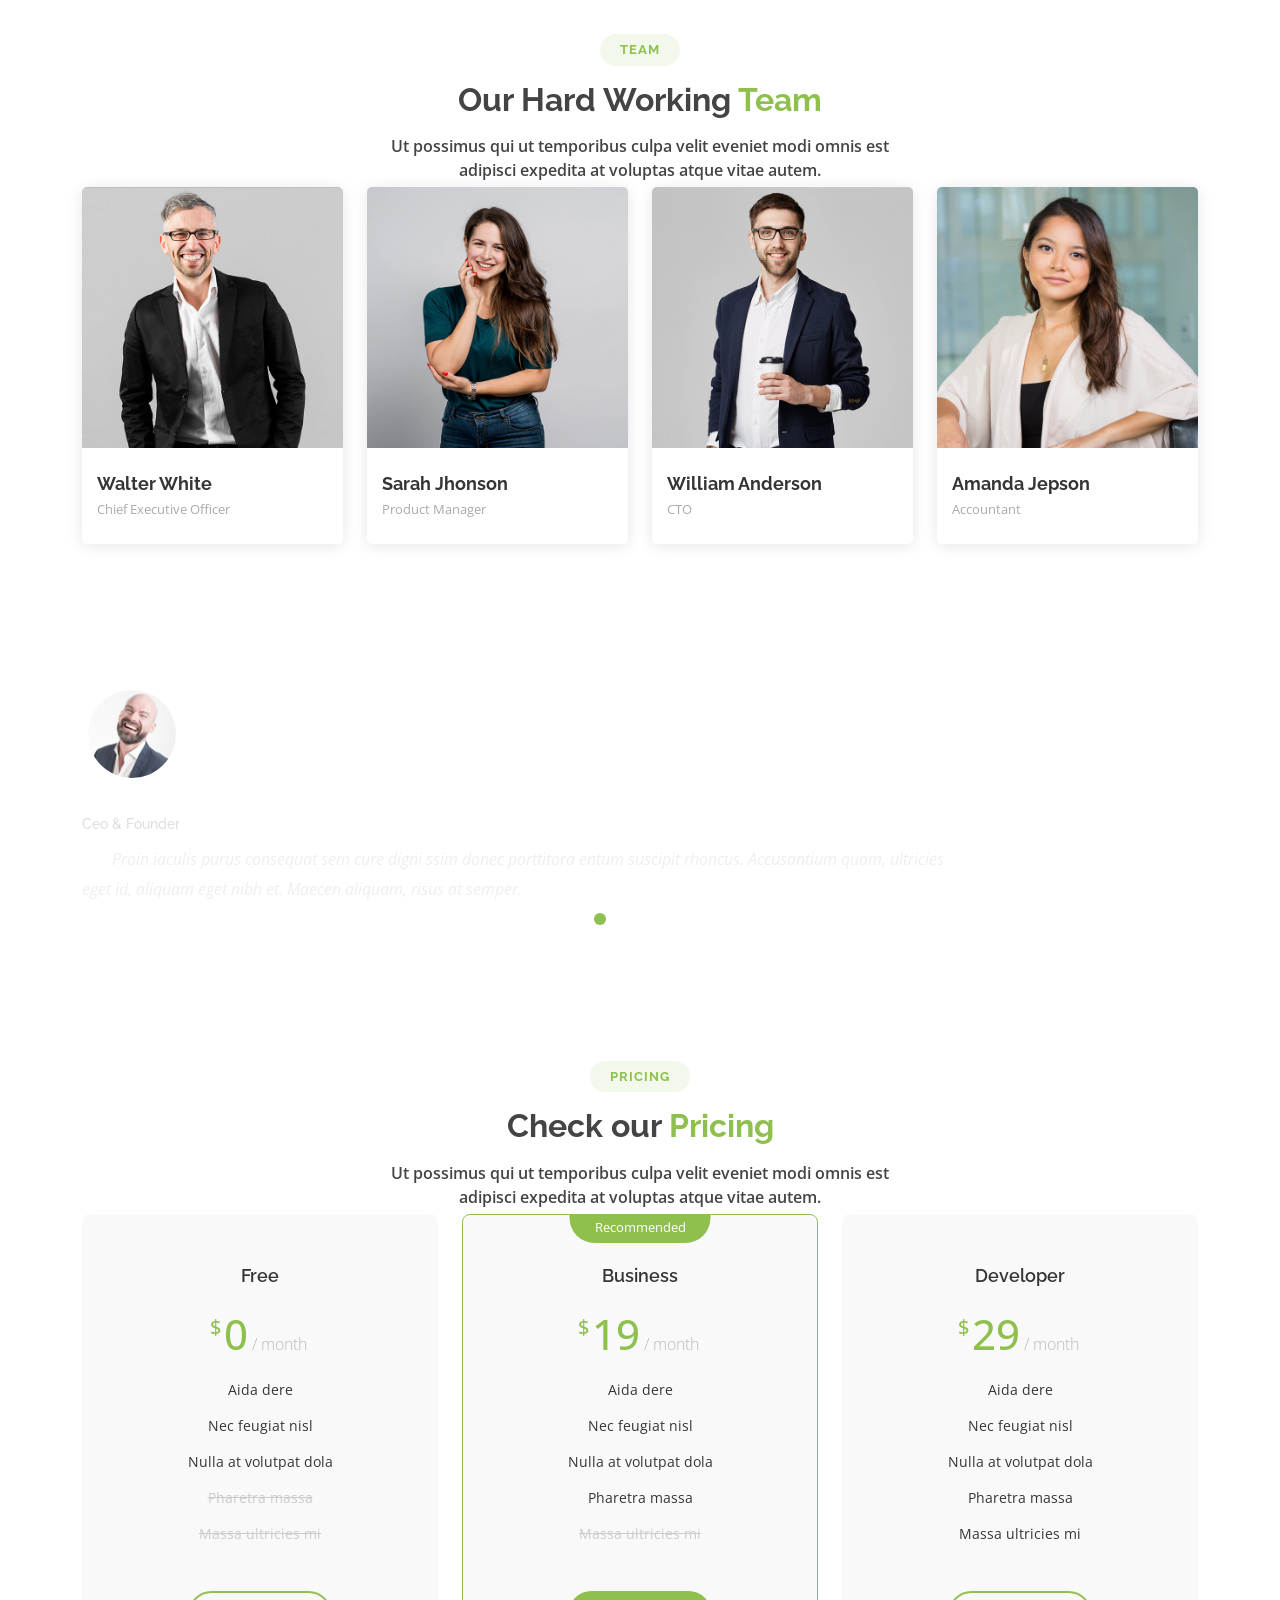
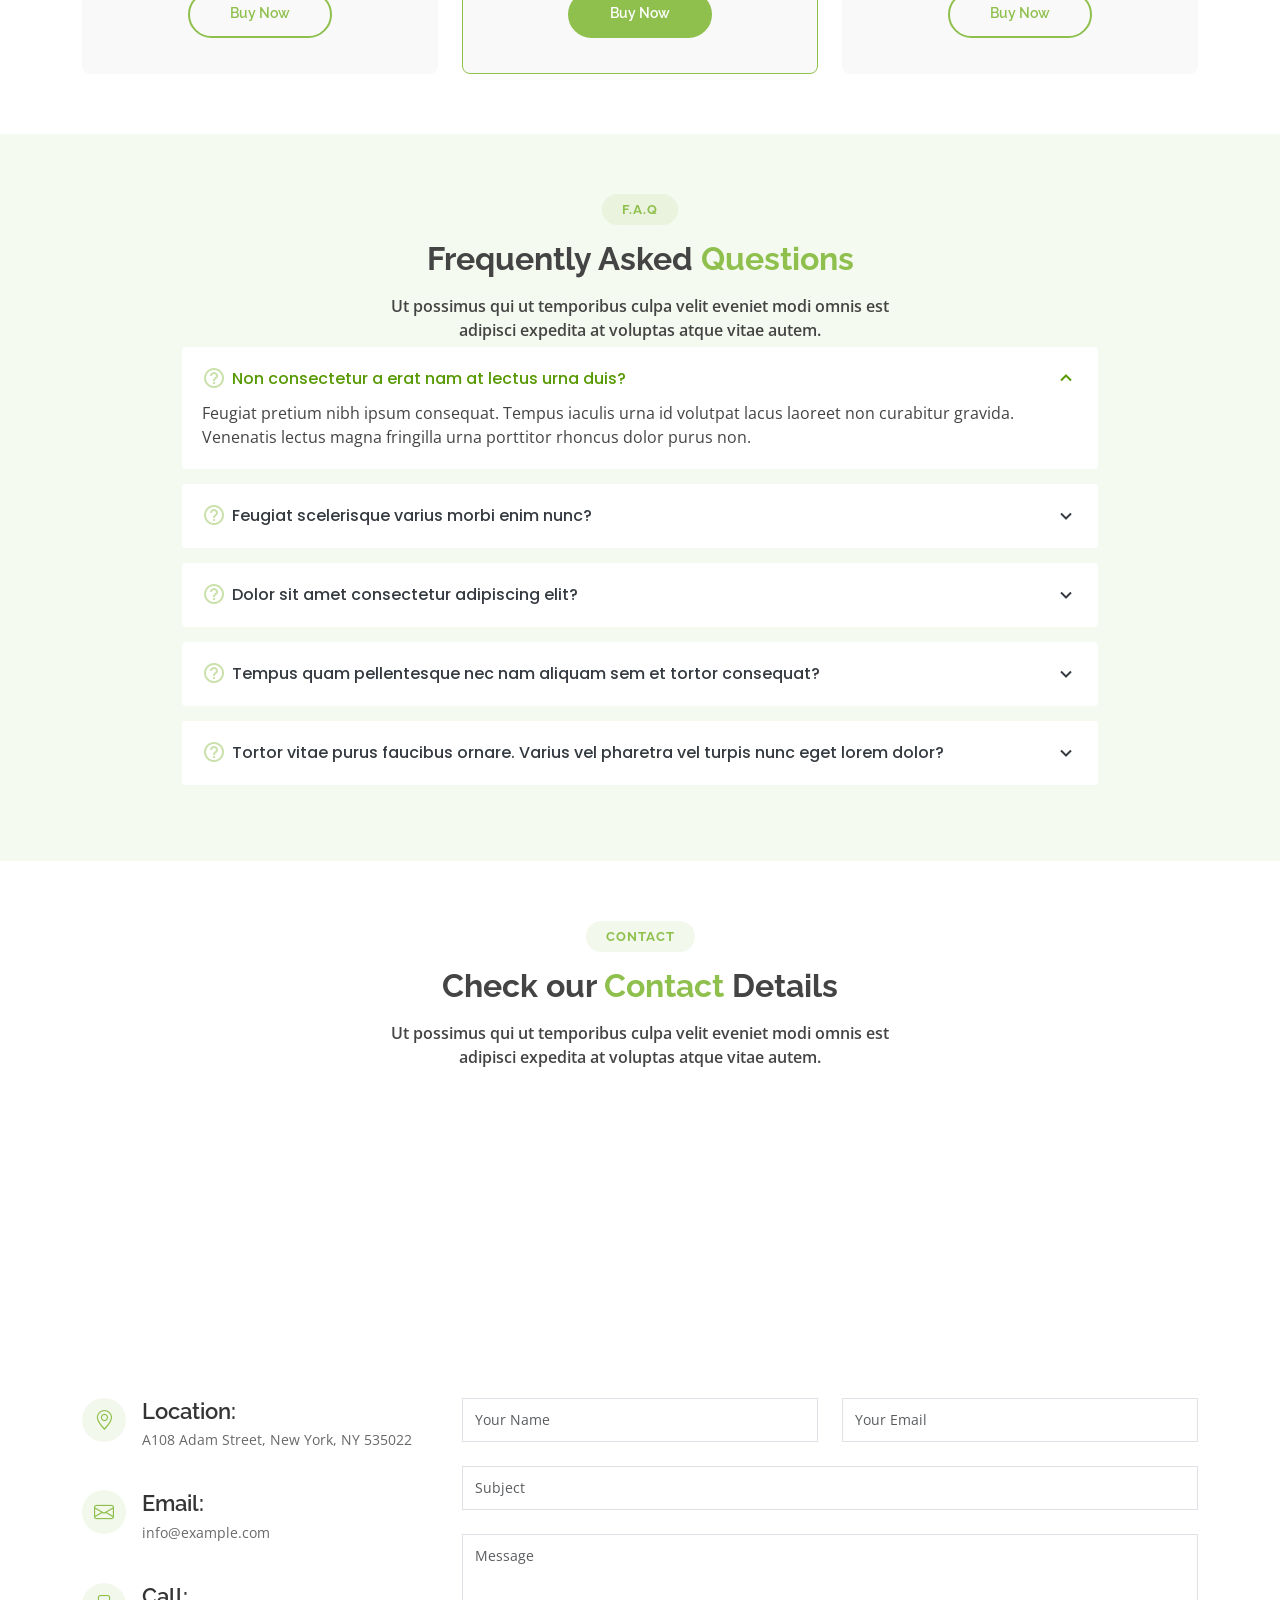
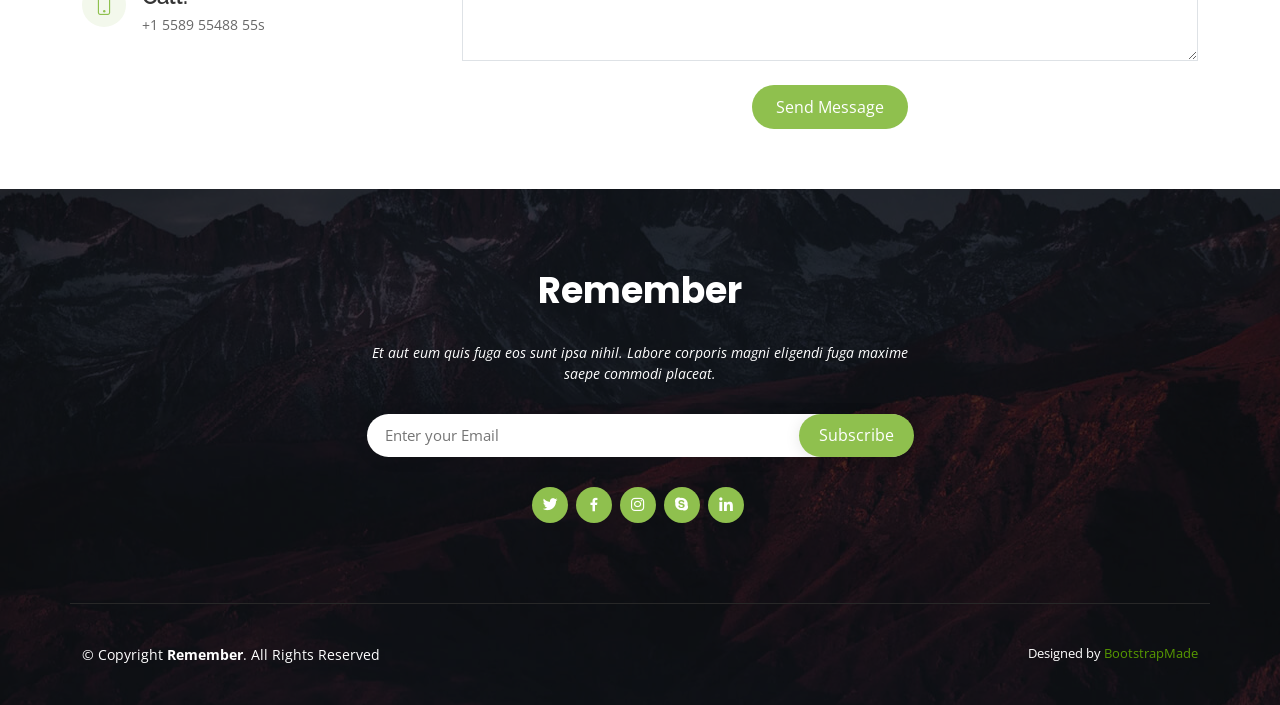
<file: assets/remember/index.html>
<!DOCTYPE html>
<html lang="en">

<head>
  <meta charset="utf-8">
  <meta content="width=device-width, initial-scale=1.0" name="viewport">

  <title>Remember Bootstrap Template - Index</title>
  <meta content="" name="description">
  <meta content="" name="keywords">

  <!-- Favicons -->
  <link href="assets/img/favicon.png" rel="icon">
  <link href="assets/img/apple-touch-icon.png" rel="apple-touch-icon">

  <!-- Google Fonts -->
  <link href="https://fonts.googleapis.com/css?family=Open+Sans:300,300i,400,400i,600,600i,700,700i|Raleway:300,300i,400,400i,500,500i,600,600i,700,700i|Poppins:300,300i,400,400i,500,500i,600,600i,700,700i" rel="stylesheet">

  <!-- Vendor CSS Files -->
  <link href="assets/vendor/aos/aos.css" rel="stylesheet">
  <link href="assets/vendor/bootstrap/css/bootstrap.min.css" rel="stylesheet">
  <link href="assets/vendor/bootstrap-icons/bootstrap-icons.css" rel="stylesheet">
  <link href="assets/vendor/boxicons/css/boxicons.min.css" rel="stylesheet">
  <link href="assets/vendor/glightbox/css/glightbox.min.css" rel="stylesheet">
  <link href="assets/vendor/swiper/swiper-bundle.min.css" rel="stylesheet">

  <!-- Template Main CSS File -->
  <link href="assets/css/style.css" rel="stylesheet">

  <!-- =======================================================
  * Template Name: Remember
  * Updated: Sep 18 2023 with Bootstrap v5.3.2
  * Template URL: https://bootstrapmade.com/remember-free-multipurpose-bootstrap-template/
  * Author: BootstrapMade.com
  * License: https://bootstrapmade.com/license/
  ======================================================== -->
</head>

<body>

  <!-- ======= Top Bar ======= -->
  <section id="topbar" class="d-flex align-items-center">
    <div class="container d-flex justify-content-center justify-content-md-between">
      <div class="contact-info d-flex align-items-center">
        <i class="bi bi-envelope d-flex align-items-center"><a href="mailto:contact@example.com">contact@example.com</a></i>
        <i class="bi bi-phone d-flex align-items-center ms-4"><span>+1 5589 55488 55</span></i>
      </div>
      <div class="social-links d-none d-md-flex align-items-center">
        <a href="#" class="twitter"><i class="bi bi-twitter"></i></a>
        <a href="#" class="facebook"><i class="bi bi-facebook"></i></a>
        <a href="#" class="instagram"><i class="bi bi-instagram"></i></a>
        <a href="#" class="linkedin"><i class="bi bi-linkedin"></i></i></a>
      </div>
    </div>
  </section>

  <!-- ======= Header ======= -->
  <header id="header" class="d-flex align-items-center">
    <div class="container d-flex justify-content-between">

      <div class="logo">
        <h1 class="text-light"><a href="index.html">Remember</a></h1>
        <!-- Uncomment below if you prefer to use an image logo -->
        <!-- <a href="index.html"><img src="assets/img/logo.png" alt="" class="img-fluid"></a>-->
      </div>

      <nav id="navbar" class="navbar">
        <ul>
          <li><a class="nav-link scrollto active" href="#hero">Home</a></li>
          <li><a class="nav-link scrollto" href="#about">About</a></li>
          <li><a class="nav-link scrollto" href="#services">Services</a></li>
          <li><a class="nav-link scrollto " href="#portfolio">Portfolio</a></li>
          <li><a class="nav-link scrollto" href="#team">Team</a></li>
          <li class="dropdown"><a href="#"><span>Drop Down</span> <i class="bi bi-chevron-down"></i></a>
            <ul>
              <li><a href="#">Drop Down 1</a></li>
              <li class="dropdown"><a href="#"><span>Deep Drop Down</span> <i class="bi bi-chevron-right"></i></a>
                <ul>
                  <li><a href="#">Deep Drop Down 1</a></li>
                  <li><a href="#">Deep Drop Down 2</a></li>
                  <li><a href="#">Deep Drop Down 3</a></li>
                  <li><a href="#">Deep Drop Down 4</a></li>
                  <li><a href="#">Deep Drop Down 5</a></li>
                </ul>
              </li>
              <li><a href="#">Drop Down 2</a></li>
              <li><a href="#">Drop Down 3</a></li>
              <li><a href="#">Drop Down 4</a></li>
            </ul>
          </li>
          <li><a class="nav-link scrollto" href="#contact">Contact</a></li>
        </ul>
        <i class="bi bi-list mobile-nav-toggle"></i>
      </nav><!-- .navbar -->

    </div>
  </header><!-- End Header -->

  <!-- ======= Hero Section ======= -->
  <section id="hero">
    <div class="hero-container" data-aos="fade-up">
      <h1>Welcome to Remember</h1>
      <h2>We are team of talented designers making websites with Bootstrap</h2>
      <a href="#about" class="btn-get-started scrollto">Get Started</a>
    </div>
  </section>
  <!-- End Hero -->

  <main id="main">

    <!-- ======= About Section ======= -->
    <section id="about" class="about">
      <div class="container">

        <div class="row">
          <div class="col-xl-6 col-lg-6 video-box d-flex justify-content-center align-items-stretch" data-aos="zoom-in">
            <a href="https://www.youtube.com/watch?v=jDDaplaOz7Q" class="venobox play-btn mb-4" data-vbtype="video" data-autoplay="true"></a>
          </div>

          <div class="col-xl-6 col-lg-6 d-flex flex-column align-items-stretch justify-content-center py-5 px-lg-5">
            <div class="box-heading" data-aos="fade-up">
              <h4>About us</h4>
              <h3>Enim quis est voluptatibus aliquid consequatur fugiat</h3>
              <p>Esse voluptas cumque vel exercitationem. Reiciendis est hic accusamus. Non ipsam et sed minima temporibus laudantium. Soluta voluptate sed facere corporis dolores excepturi. Libero laboriosam sint et id nulla tenetur. Suscipit aut voluptate.</p>
            </div>

            <div class="icon-box" data-aos="fade-up">
              <div class="icon"><i class="bx bx-fingerprint"></i></div>
              <h4 class="title"><a href="">Lorem Ipsum</a></h4>
              <p class="description">Voluptatum deleniti atque corrupti quos dolores et quas molestias excepturi sint occaecati cupiditate non provident</p>
            </div>

            <div class="icon-box" data-aos="fade-up" data-aos-delay="100">
              <div class="icon"><i class="bx bx-gift"></i></div>
              <h4 class="title"><a href="">Nemo Enim</a></h4>
              <p class="description">At vero eos et accusamus et iusto odio dignissimos ducimus qui blanditiis praesentium voluptatum deleniti atque</p>
            </div>

            <div class="icon-box" data-aos="fade-up" data-aos-delay="200">
              <div class="icon"><i class="bx bx-atom"></i></div>
              <h4 class="title"><a href="">Dine Pad</a></h4>
              <p class="description">Explicabo est voluptatum asperiores consequatur magnam. Et veritatis odit. Sunt aut deserunt minus aut eligendi omnis</p>
            </div>

          </div>
        </div>

      </div>
    </section><!-- End About Section -->

    <!-- ======= Why Us Section ======= -->
    <section id="why-us" class="why-us">
      <div class="container">

        <div class="section-title" data-aos="zoom-in">
          <h2>Why Us</h2>
          <h3>Why you shoud <span>choose us</span>?</h3>
          <p>Ut possimus qui ut temporibus culpa velit eveniet modi omnis est adipisci expedita at voluptas atque vitae autem.</p>
        </div>

        <div class="row">

          <div class="col-lg-4">
            <div class="box" data-aos="fade-up">
              <span>01</span>
              <h4>Lorem Ipsum</h4>
              <p>Ulamco laboris nisi ut aliquip ex ea commodo consequat. Et consectetur ducimus vero placeat</p>
            </div>
          </div>

          <div class="col-lg-4 mt-4 mt-lg-0">
            <div class="box" data-aos="fade-up" data-aos-delay="100">
              <span>02</span>
              <h4>Repellat Nihil</h4>
              <p>Dolorem est fugiat occaecati voluptate velit esse. Dicta veritatis dolor quod et vel dire leno para dest</p>
            </div>
          </div>

          <div class="col-lg-4 mt-4 mt-lg-0" data-aos="fade-up" data-aos-delay="200">
            <div class="box">
              <span>03</span>
              <h4> Ad ad velit qui</h4>
              <p>Molestiae officiis omnis illo asperiores. Aut doloribus vitae sunt debitis quo vel nam quis</p>
            </div>
          </div>

        </div>

      </div>
    </section><!-- End Why Us Section -->

    <!-- ======= Counts Section ======= -->
    <section id="counts" class="counts">
      <div class="container">

        <div class="row counters">

          <div class="col-lg-3 col-6 text-center">
            <span data-purecounter-start="0" data-purecounter-end="232" data-purecounter-duration="1" class="purecounter"></span>
            <p>Clients</p>
          </div>

          <div class="col-lg-3 col-6 text-center">
            <span data-purecounter-start="0" data-purecounter-end="521" data-purecounter-duration="1" class="purecounter"></span>
            <p>Projects</p>
          </div>

          <div class="col-lg-3 col-6 text-center">
            <span data-purecounter-start="0" data-purecounter-end="1463" data-purecounter-duration="1" class="purecounter"></span>
            <p>Hours Of Support</p>
          </div>

          <div class="col-lg-3 col-6 text-center">
            <span data-purecounter-start="0" data-purecounter-end="15" data-purecounter-duration="1" class="purecounter"></span>
            <p>Hard Workers</p>
          </div>

        </div>

      </div>
    </section><!-- End Counts Section -->

    <!-- ======= Cta Section ======= -->
    <section id="cta" class="cta">
      <div class="container" data-aos="zoom-in">

        <div class="text-center">
          <h3>Call To Action</h3>
          <p> Duis aute irure dolor in reprehenderit in voluptate velit esse cillum dolore eu fugiat nulla pariatur. Excepteur sint occaecat cupidatat non proident, sunt in culpa qui officia deserunt mollit anim id est laborum.</p>
          <a class="cta-btn" href="#">Call To Action</a>
        </div>

      </div>
    </section><!-- End Cta Section -->

    <!-- ======= Services Section ======= -->
    <section id="services" class="services">
      <div class="container">

        <div class="section-title" data-aos="zoom-in">
          <h2>Services</h2>
          <h3>Our Awesome <span>Services</span></h3>
          <p>Ut possimus qui ut temporibus culpa velit eveniet modi omnis est adipisci expedita at voluptas atque vitae autem.</p>
        </div>

        <div class="row">
          <div class="col-lg-4 col-md-6 d-flex align-items-stretch">
            <div class="icon-box" data-aos="zoom-in">
              <div class="icon"><i class="bx bxl-dribbble"></i></div>
              <h4><a href="">Lorem Ipsum</a></h4>
              <p>Voluptatum deleniti atque corrupti quos dolores et quas molestias excepturi</p>
            </div>
          </div>

          <div class="col-lg-4 col-md-6 d-flex align-items-stretch mt-4 mt-md-0">
            <div class="icon-box" data-aos="zoom-in" data-aos-delay="100">
              <div class="icon"><i class="bx bx-file"></i></div>
              <h4><a href="">Sed ut perspiciatis</a></h4>
              <p>Duis aute irure dolor in reprehenderit in voluptate velit esse cillum dolore</p>
            </div>
          </div>

          <div class="col-lg-4 col-md-6 d-flex align-items-stretch mt-4 mt-lg-0">
            <div class="icon-box" data-aos="zoom-in" data-aos-delay="200">
              <div class="icon"><i class="bx bx-tachometer"></i></div>
              <h4><a href="">Magni Dolores</a></h4>
              <p>Excepteur sint occaecat cupidatat non proident, sunt in culpa qui officia</p>
            </div>
          </div>

          <div class="col-lg-4 col-md-6 d-flex align-items-stretch mt-4">
            <div class="icon-box" data-aos="zoom-in" data-aos-delay="300">
              <div class="icon"><i class="bx bx-world"></i></div>
              <h4><a href="">Nemo Enim</a></h4>
              <p>At vero eos et accusamus et iusto odio dignissimos ducimus qui blanditiis</p>
            </div>
          </div>

          <div class="col-lg-4 col-md-6 d-flex align-items-stretch mt-4">
            <div class="icon-box" data-aos="zoom-in" data-aos-delay="400">
              <div class="icon"><i class="bx bx-slideshow"></i></div>
              <h4><a href="">Dele cardo</a></h4>
              <p>Quis consequatur saepe eligendi voluptatem consequatur dolor consequuntur</p>
            </div>
          </div>

          <div class="col-lg-4 col-md-6 d-flex align-items-stretch mt-4">
            <div class="icon-box" data-aos="zoom-in" data-aos-delay="500">
              <div class="icon"><i class="bx bx-arch"></i></div>
              <h4><a href="">Divera don</a></h4>
              <p>Modi nostrum vel laborum. Porro fugit error sit minus sapiente sit aspernatur</p>
            </div>
          </div>

        </div>

      </div>
    </section><!-- End Services Section -->

    <!-- ======= Portfolio Section ======= -->
    <section id="portfolio" class="portfolio">
      <div class="container">

        <div class="section-title" data-aos="zoom-in">
          <h2>Portfolio</h2>
          <h3>Check our <span>Portfolio</span></h3>
          <p>Ut possimus qui ut temporibus culpa velit eveniet modi omnis est adipisci expedita at voluptas atque vitae autem.</p>
        </div>

        <div class="row">
          <div class="col-lg-12 d-flex justify-content-center" data-aos="fade-up">
            <ul id="portfolio-flters">
              <li data-filter="*" class="filter-active">All</li>
              <li data-filter=".filter-app">App</li>
              <li data-filter=".filter-card">Card</li>
              <li data-filter=".filter-web">Web</li>
            </ul>
          </div>
        </div>

        <div class="row portfolio-container" data-aos="fade-up" data-aos-delay="100">

          <div class="col-lg-4 col-md-6 portfolio-item filter-app">
            <img src="assets/img/portfolio/portfolio-1.jpg" class="img-fluid" alt="">
            <div class="portfolio-info">
              <h4>App 1</h4>
              <p>App</p>
              <a href="assets/img/portfolio/portfolio-1.jpg" data-gallery="portfolioGallery" class="portfolio-lightbox preview-link" title="App 1"><i class="bx bx-plus"></i></a>
              <a href="portfolio-details.html" class="details-link" title="More Details"><i class="bx bx-link"></i></a>
            </div>
          </div>

          <div class="col-lg-4 col-md-6 portfolio-item filter-web">
            <img src="assets/img/portfolio/portfolio-2.jpg" class="img-fluid" alt="">
            <div class="portfolio-info">
              <h4>Web 3</h4>
              <p>Web</p>
              <a href="assets/img/portfolio/portfolio-2.jpg" data-gallery="portfolioGallery" class="portfolio-lightbox preview-link" title="Web 3"><i class="bx bx-plus"></i></a>
              <a href="portfolio-details.html" class="details-link" title="More Details"><i class="bx bx-link"></i></a>
            </div>
          </div>

          <div class="col-lg-4 col-md-6 portfolio-item filter-app">
            <img src="assets/img/portfolio/portfolio-3.jpg" class="img-fluid" alt="">
            <div class="portfolio-info">
              <h4>App 2</h4>
              <p>App</p>
              <a href="assets/img/portfolio/portfolio-3.jpg" data-gallery="portfolioGallery" class="portfolio-lightbox preview-link" title="App 2"><i class="bx bx-plus"></i></a>
              <a href="portfolio-details.html" class="details-link" title="More Details"><i class="bx bx-link"></i></a>
            </div>
          </div>

          <div class="col-lg-4 col-md-6 portfolio-item filter-card">
            <img src="assets/img/portfolio/portfolio-4.jpg" class="img-fluid" alt="">
            <div class="portfolio-info">
              <h4>Card 2</h4>
              <p>Card</p>
              <a href="assets/img/portfolio/portfolio-4.jpg" data-gallery="portfolioGallery" class="portfolio-lightbox preview-link" title="Card 2"><i class="bx bx-plus"></i></a>
              <a href="portfolio-details.html" class="details-link" title="More Details"><i class="bx bx-link"></i></a>
            </div>
          </div>

          <div class="col-lg-4 col-md-6 portfolio-item filter-web">
            <img src="assets/img/portfolio/portfolio-5.jpg" class="img-fluid" alt="">
            <div class="portfolio-info">
              <h4>Web 2</h4>
              <p>Web</p>
              <a href="assets/img/portfolio/portfolio-5.jpg" data-gallery="portfolioGallery" class="portfolio-lightbox preview-link" title="Web 2"><i class="bx bx-plus"></i></a>
              <a href="portfolio-details.html" class="details-link" title="More Details"><i class="bx bx-link"></i></a>
            </div>
          </div>

          <div class="col-lg-4 col-md-6 portfolio-item filter-app">
            <img src="assets/img/portfolio/portfolio-6.jpg" class="img-fluid" alt="">
            <div class="portfolio-info">
              <h4>App 3</h4>
              <p>App</p>
              <a href="assets/img/portfolio/portfolio-6.jpg" data-gallery="portfolioGallery" class="portfolio-lightbox preview-link" title="App 3"><i class="bx bx-plus"></i></a>
              <a href="portfolio-details.html" class="details-link" title="More Details"><i class="bx bx-link"></i></a>
            </div>
          </div>

          <div class="col-lg-4 col-md-6 portfolio-item filter-card">
            <img src="assets/img/portfolio/portfolio-7.jpg" class="img-fluid" alt="">
            <div class="portfolio-info">
              <h4>Card 1</h4>
              <p>Card</p>
              <a href="assets/img/portfolio/portfolio-7.jpg" data-gallery="portfolioGallery" class="portfolio-lightbox preview-link" title="Card 1"><i class="bx bx-plus"></i></a>
              <a href="portfolio-details.html" class="details-link" title="More Details"><i class="bx bx-link"></i></a>
            </div>
          </div>

          <div class="col-lg-4 col-md-6 portfolio-item filter-card">
            <img src="assets/img/portfolio/portfolio-8.jpg" class="img-fluid" alt="">
            <div class="portfolio-info">
              <h4>Card 3</h4>
              <p>Card</p>
              <a href="assets/img/portfolio/portfolio-8.jpg" data-gallery="portfolioGallery" class="portfolio-lightbox preview-link" title="Card 3"><i class="bx bx-plus"></i></a>
              <a href="portfolio-details.html" class="details-link" title="More Details"><i class="bx bx-link"></i></a>
            </div>
          </div>

          <div class="col-lg-4 col-md-6 portfolio-item filter-web">
            <img src="assets/img/portfolio/portfolio-9.jpg" class="img-fluid" alt="">
            <div class="portfolio-info">
              <h4>Web 3</h4>
              <p>Web</p>
              <a href="assets/img/portfolio/portfolio-9.jpg" data-gallery="portfolioGallery" class="portfolio-lightbox preview-link" title="Web 3"><i class="bx bx-plus"></i></a>
              <a href="portfolio-details.html" class="details-link" title="More Details"><i class="bx bx-link"></i></a>
            </div>
          </div>

        </div>

      </div>
    </section><!-- End Portfolio Section -->

    <!-- ======= Team Section ======= -->
    <section id="team" class="team">
      <div class="container">

        <div class="section-title" data-aos="zoom-in">
          <h2>Team</h2>
          <h3>Our Hard Working <span>Team</span></h3>
          <p>Ut possimus qui ut temporibus culpa velit eveniet modi omnis est adipisci expedita at voluptas atque vitae autem.</p>
        </div>

        <div class="row">

          <div class="col-lg-3 col-md-6 d-flex align-items-stretch">
            <div class="member" data-aos="fade-up">
              <div class="member-img">
                <img src="assets/img/team/team-1.jpg" class="img-fluid" alt="">
                <div class="social">
                  <a href=""><i class="bi bi-twitter"></i></a>
                  <a href=""><i class="bi bi-facebook"></i></a>
                  <a href=""><i class="bi bi-instagram"></i></a>
                  <a href=""><i class="bi bi-linkedin"></i></a>
                </div>
              </div>
              <div class="member-info">
                <h4>Walter White</h4>
                <span>Chief Executive Officer</span>
              </div>
            </div>
          </div>

          <div class="col-lg-3 col-md-6 d-flex align-items-stretch">
            <div class="member" data-aos="fade-up" data-aos-delay="100">
              <div class="member-img">
                <img src="assets/img/team/team-2.jpg" class="img-fluid" alt="">
                <div class="social">
                  <a href=""><i class="bi bi-twitter"></i></a>
                  <a href=""><i class="bi bi-facebook"></i></a>
                  <a href=""><i class="bi bi-instagram"></i></a>
                  <a href=""><i class="bi bi-linkedin"></i></a>
                </div>
              </div>
              <div class="member-info">
                <h4>Sarah Jhonson</h4>
                <span>Product Manager</span>
              </div>
            </div>
          </div>

          <div class="col-lg-3 col-md-6 d-flex align-items-stretch">
            <div class="member" data-aos="fade-up" data-aos-delay="200">
              <div class="member-img">
                <img src="assets/img/team/team-3.jpg" class="img-fluid" alt="">
                <div class="social">
                  <a href=""><i class="bi bi-twitter"></i></a>
                  <a href=""><i class="bi bi-facebook"></i></a>
                  <a href=""><i class="bi bi-instagram"></i></a>
                  <a href=""><i class="bi bi-linkedin"></i></a>
                </div>
              </div>
              <div class="member-info">
                <h4>William Anderson</h4>
                <span>CTO</span>
              </div>
            </div>
          </div>

          <div class="col-lg-3 col-md-6 d-flex align-items-stretch">
            <div class="member" data-aos="fade-up" data-aos-delay="300">
              <div class="member-img">
                <img src="assets/img/team/team-4.jpg" class="img-fluid" alt="">
                <div class="social">
                  <a href=""><i class="bi bi-twitter"></i></a>
                  <a href=""><i class="bi bi-facebook"></i></a>
                  <a href=""><i class="bi bi-instagram"></i></a>
                  <a href=""><i class="bi bi-linkedin"></i></a>
                </div>
              </div>
              <div class="member-info">
                <h4>Amanda Jepson</h4>
                <span>Accountant</span>
              </div>
            </div>
          </div>

        </div>

      </div>
    </section><!-- End Team Section -->

    <!-- ======= Testimonials Section ======= -->
    <section id="testimonials" class="testimonials">
      <div class="container">

        <div class="testimonials-slider swiper" data-aos="fade-up" data-aos-delay="100">
          <div class="swiper-wrapper">

            <div class="swiper-slide">
              <div class="testimonial-item">
                <img src="assets/img/testimonials/testimonials-1.jpg" class="testimonial-img" alt="">
                <h3>Saul Goodman</h3>
                <h4>Ceo &amp; Founder</h4>
                <p>
                  <i class="bx bxs-quote-alt-left quote-icon-left"></i>
                  Proin iaculis purus consequat sem cure digni ssim donec porttitora entum suscipit rhoncus. Accusantium quam, ultricies eget id, aliquam eget nibh et. Maecen aliquam, risus at semper.
                  <i class="bx bxs-quote-alt-right quote-icon-right"></i>
                </p>
              </div>
            </div><!-- End testimonial item -->

            <div class="swiper-slide">
              <div class="testimonial-item">
                <img src="assets/img/testimonials/testimonials-2.jpg" class="testimonial-img" alt="">
                <h3>Sara Wilsson</h3>
                <h4>Designer</h4>
                <p>
                  <i class="bx bxs-quote-alt-left quote-icon-left"></i>
                  Export tempor illum tamen malis malis eram quae irure esse labore quem cillum quid cillum eram malis quorum velit fore eram velit sunt aliqua noster fugiat irure amet legam anim culpa.
                  <i class="bx bxs-quote-alt-right quote-icon-right"></i>
                </p>
              </div>
            </div><!-- End testimonial item -->

            <div class="swiper-slide">
              <div class="testimonial-item">
                <img src="assets/img/testimonials/testimonials-3.jpg" class="testimonial-img" alt="">
                <h3>Jena Karlis</h3>
                <h4>Store Owner</h4>
                <p>
                  <i class="bx bxs-quote-alt-left quote-icon-left"></i>
                  Enim nisi quem export duis labore cillum quae magna enim sint quorum nulla quem veniam duis minim tempor labore quem eram duis noster aute amet eram fore quis sint minim.
                  <i class="bx bxs-quote-alt-right quote-icon-right"></i>
                </p>
              </div>
            </div><!-- End testimonial item -->

            <div class="swiper-slide">
              <div class="testimonial-item">
                <img src="assets/img/testimonials/testimonials-4.jpg" class="testimonial-img" alt="">
                <h3>Matt Brandon</h3>
                <h4>Freelancer</h4>
                <p>
                  <i class="bx bxs-quote-alt-left quote-icon-left"></i>
                  Fugiat enim eram quae cillum dolore dolor amet nulla culpa multos export minim fugiat minim velit minim dolor enim duis veniam ipsum anim magna sunt elit fore quem dolore labore illum veniam.
                  <i class="bx bxs-quote-alt-right quote-icon-right"></i>
                </p>
              </div>
            </div><!-- End testimonial item -->

            <div class="swiper-slide">
              <div class="testimonial-item">
                <img src="assets/img/testimonials/testimonials-5.jpg" class="testimonial-img" alt="">
                <h3>John Larson</h3>
                <h4>Entrepreneur</h4>
                <p>
                  <i class="bx bxs-quote-alt-left quote-icon-left"></i>
                  Quis quorum aliqua sint quem legam fore sunt eram irure aliqua veniam tempor noster veniam enim culpa labore duis sunt culpa nulla illum cillum fugiat legam esse veniam culpa fore nisi cillum quid.
                  <i class="bx bxs-quote-alt-right quote-icon-right"></i>
                </p>
              </div>
            </div><!-- End testimonial item -->

          </div>
          <div class="swiper-pagination"></div>
        </div>

      </div>
    </section><!-- End Testimonials Section -->

    <!-- ======= Pricing Section ======= -->
    <section id="pricing" class="pricing">
      <div class="container">

        <div class="section-title" data-aos="zoom-in">
          <h2>Pricing</h2>
          <h3>Check our <span>Pricing</span></h3>
          <p>Ut possimus qui ut temporibus culpa velit eveniet modi omnis est adipisci expedita at voluptas atque vitae autem.</p>
        </div>

        <div class="row">

          <div class="col-lg-4 col-md-6">
            <div class="box" data-aos="zoom-in" data-aos-delay="200">
              <h3>Free</h3>
              <h4><sup>$</sup>0<span> / month</span></h4>
              <ul>
                <li>Aida dere</li>
                <li>Nec feugiat nisl</li>
                <li>Nulla at volutpat dola</li>
                <li class="na">Pharetra massa</li>
                <li class="na">Massa ultricies mi</li>
              </ul>
              <div class="btn-wrap">
                <a href="#" class="btn-buy">Buy Now</a>
              </div>
            </div>
          </div>

          <div class="col-lg-4 col-md-6 mt-4 mt-md-0">
            <div class="box recommended" data-aos="zoom-in" data-aos-delay="100">
              <span class="recommended-badge">Recommended</span>
              <h3>Business</h3>
              <h4><sup>$</sup>19<span> / month</span></h4>
              <ul>
                <li>Aida dere</li>
                <li>Nec feugiat nisl</li>
                <li>Nulla at volutpat dola</li>
                <li>Pharetra massa</li>
                <li class="na">Massa ultricies mi</li>
              </ul>
              <div class="btn-wrap">
                <a href="#" class="btn-buy">Buy Now</a>
              </div>
            </div>
          </div>

          <div class="col-lg-4 col-md-6 mt-4 mt-lg-0">
            <div class="box" data-aos="zoom-in" data-aos-delay="200">
              <h3>Developer</h3>
              <h4><sup>$</sup>29<span> / month</span></h4>
              <ul>
                <li>Aida dere</li>
                <li>Nec feugiat nisl</li>
                <li>Nulla at volutpat dola</li>
                <li>Pharetra massa</li>
                <li>Massa ultricies mi</li>
              </ul>
              <div class="btn-wrap">
                <a href="#" class="btn-buy">Buy Now</a>
              </div>
            </div>
          </div>

        </div>

      </div>
    </section><!-- End Pricing Section -->

    <!-- ======= F.A.Q Section ======= -->
    <section id="faq" class="faq">
      <div class="container">

        <div class="section-title" data-aos="zoom-in">
          <h2>F.A.Q</h2>
          <h3>Frequently Asked <span>Questions</span></h3>
          <p>Ut possimus qui ut temporibus culpa velit eveniet modi omnis est adipisci expedita at voluptas atque vitae autem.</p>
        </div>

        <div class="faq-list">
          <ul>
            <li data-aos="fade-up">
              <i class="bx bx-help-circle icon-help"></i> <a data-bs-toggle="collapse" class="collapse" data-bs-target="#faq-list-1">Non consectetur a erat nam at lectus urna duis? <i class="bx bx-chevron-down icon-show"></i><i class="bx bx-chevron-up icon-close"></i></a>
              <div id="faq-list-1" class="collapse show" data-bs-parent=".faq-list">
                <p>
                  Feugiat pretium nibh ipsum consequat. Tempus iaculis urna id volutpat lacus laoreet non curabitur gravida. Venenatis lectus magna fringilla urna porttitor rhoncus dolor purus non.
                </p>
              </div>
            </li>

            <li data-aos="fade-up" data-aos-delay="100">
              <i class="bx bx-help-circle icon-help"></i> <a data-bs-toggle="collapse" data-bs-target="#faq-list-2" class="collapsed">Feugiat scelerisque varius morbi enim nunc? <i class="bx bx-chevron-down icon-show"></i><i class="bx bx-chevron-up icon-close"></i></a>
              <div id="faq-list-2" class="collapse" data-bs-parent=".faq-list">
                <p>
                  Dolor sit amet consectetur adipiscing elit pellentesque habitant morbi. Id interdum velit laoreet id donec ultrices. Fringilla phasellus faucibus scelerisque eleifend donec pretium. Est pellentesque elit ullamcorper dignissim. Mauris ultrices eros in cursus turpis massa tincidunt dui.
                </p>
              </div>
            </li>

            <li data-aos="fade-up" data-aos-delay="200">
              <i class="bx bx-help-circle icon-help"></i> <a data-bs-toggle="collapse" data-bs-target="#faq-list-3" class="collapsed">Dolor sit amet consectetur adipiscing elit? <i class="bx bx-chevron-down icon-show"></i><i class="bx bx-chevron-up icon-close"></i></a>
              <div id="faq-list-3" class="collapse" data-bs-parent=".faq-list">
                <p>
                  Eleifend mi in nulla posuere sollicitudin aliquam ultrices sagittis orci. Faucibus pulvinar elementum integer enim. Sem nulla pharetra diam sit amet nisl suscipit. Rutrum tellus pellentesque eu tincidunt. Lectus urna duis convallis convallis tellus. Urna molestie at elementum eu facilisis sed odio morbi quis
                </p>
              </div>
            </li>

            <li data-aos="fade-up" data-aos-delay="300">
              <i class="bx bx-help-circle icon-help"></i> <a data-bs-toggle="collapse" data-bs-target="#faq-list-4" class="collapsed">Tempus quam pellentesque nec nam aliquam sem et tortor consequat? <i class="bx bx-chevron-down icon-show"></i><i class="bx bx-chevron-up icon-close"></i></a>
              <div id="faq-list-4" class="collapse" data-bs-parent=".faq-list">
                <p>
                  Molestie a iaculis at erat pellentesque adipiscing commodo. Dignissim suspendisse in est ante in. Nunc vel risus commodo viverra maecenas accumsan. Sit amet nisl suscipit adipiscing bibendum est. Purus gravida quis blandit turpis cursus in.
                </p>
              </div>
            </li>

            <li data-aos="fade-up" data-aos-delay="400">
              <i class="bx bx-help-circle icon-help"></i> <a data-bs-toggle="collapse" data-bs-target="#faq-list-5" class="collapsed">Tortor vitae purus faucibus ornare. Varius vel pharetra vel turpis nunc eget lorem dolor? <i class="bx bx-chevron-down icon-show"></i><i class="bx bx-chevron-up icon-close"></i></a>
              <div id="faq-list-5" class="collapse" data-bs-parent=".faq-list">
                <p>
                  Laoreet sit amet cursus sit amet dictum sit amet justo. Mauris vitae ultricies leo integer malesuada nunc vel. Tincidunt eget nullam non nisi est sit amet. Turpis nunc eget lorem dolor sed. Ut venenatis tellus in metus vulputate eu scelerisque.
                </p>
              </div>
            </li>

          </ul>
        </div>

      </div>
    </section><!-- End F.A.Q Section -->

    <!-- ======= Contact Section ======= -->
    <section id="contact" class="contact">
      <div class="container">

        <div class="section-title" data-aos="zoom-in">
          <h2>Contact</h2>
          <h3>Check our <span>Contact</span> Details</h3>
          <p>Ut possimus qui ut temporibus culpa velit eveniet modi omnis est adipisci expedita at voluptas atque vitae autem.</p>
        </div>

        <div>
          <iframe style="border:0; width: 100%; height: 270px;" src="https://www.google.com/maps/embed?pb=!1m14!1m8!1m3!1d12097.433213460943!2d-74.0062269!3d40.7101282!3m2!1i1024!2i768!4f13.1!3m3!1m2!1s0x0%3A0xb89d1fe6bc499443!2sDowntown+Conference+Center!5e0!3m2!1smk!2sbg!4v1539943755621" frameborder="0" allowfullscreen></iframe>
        </div>

        <div class="row mt-5">

          <div class="col-lg-4" data-aos="fade-right">
            <div class="info">
              <div class="address">
                <i class="bi bi-geo-alt"></i>
                <h4>Location:</h4>
                <p>A108 Adam Street, New York, NY 535022</p>
              </div>

              <div class="email">
                <i class="bi bi-envelope"></i>
                <h4>Email:</h4>
                <p>info@example.com</p>
              </div>

              <div class="phone">
                <i class="bi bi-phone"></i>
                <h4>Call:</h4>
                <p>+1 5589 55488 55s</p>
              </div>

            </div>

          </div>

          <div class="col-lg-8 mt-5 mt-lg-0" data-aos="fade-left">

            <form action="forms/contact.php" method="post" role="form" class="php-email-form">
              <div class="row">
                <div class="col-md-6 form-group">
                  <input type="text" name="name" class="form-control" id="name" placeholder="Your Name" required>
                </div>
                <div class="col-md-6 form-group mt-3 mt-md-0">
                  <input type="email" class="form-control" name="email" id="email" placeholder="Your Email" required>
                </div>
              </div>
              <div class="form-group mt-3">
                <input type="text" class="form-control" name="subject" id="subject" placeholder="Subject" required>
              </div>
              <div class="form-group mt-3">
                <textarea class="form-control" name="message" rows="5" placeholder="Message" required></textarea>
              </div>
              <div class="my-3">
                <div class="loading">Loading</div>
                <div class="error-message"></div>
                <div class="sent-message">Your message has been sent. Thank you!</div>
              </div>
              <div class="text-center"><button type="submit">Send Message</button></div>
            </form>

          </div>

        </div>

      </div>
    </section>
    <!-- End Contact Section -->

  </main><!-- End #main -->

  <!-- ======= Footer ======= -->
  <footer id="footer">

    <div class="footer-top">

      <div class="container">

        <div class="row  justify-content-center">
          <div class="col-lg-6">
            <h3>Remember</h3>
            <p>Et aut eum quis fuga eos sunt ipsa nihil. Labore corporis magni eligendi fuga maxime saepe commodi placeat.</p>
          </div>
        </div>

        <div class="row footer-newsletter justify-content-center">
          <div class="col-lg-6">
            <form action="" method="post">
              <input type="email" name="email" placeholder="Enter your Email"><input type="submit" value="Subscribe">
            </form>
          </div>
        </div>

        <div class="social-links">
          <a href="#" class="twitter"><i class="bx bxl-twitter"></i></a>
          <a href="#" class="facebook"><i class="bx bxl-facebook"></i></a>
          <a href="#" class="instagram"><i class="bx bxl-instagram"></i></a>
          <a href="#" class="google-plus"><i class="bx bxl-skype"></i></a>
          <a href="#" class="linkedin"><i class="bx bxl-linkedin"></i></a>
        </div>

      </div>
    </div>

    <div class="container footer-bottom clearfix">
      <div class="copyright">
        &copy; Copyright <strong><span>Remember</span></strong>. All Rights Reserved
      </div>
      <div class="credits">
        <!-- All the links in the footer should remain intact. -->
        <!-- You can delete the links only if you purchased the pro version. -->
        <!-- Licensing information: https://bootstrapmade.com/license/ -->
        <!-- Purchase the pro version with working PHP/AJAX contact form: https://bootstrapmade.com/remember-free-multipurpose-bootstrap-template/ -->
        Designed by <a href="https://bootstrapmade.com/">BootstrapMade</a>
      </div>
    </div>
  </footer><!-- End Footer -->

  <a href="#" class="back-to-top d-flex align-items-center justify-content-center"><i class="bi bi-arrow-up-short"></i></a>

  <!-- Vendor JS Files -->
  <script src="assets/vendor/purecounter/purecounter_vanilla.js"></script>
  <script src="assets/vendor/aos/aos.js"></script>
  <script src="assets/vendor/bootstrap/js/bootstrap.bundle.min.js"></script>
  <script src="assets/vendor/glightbox/js/glightbox.min.js"></script>
  <script src="assets/vendor/isotope-layout/isotope.pkgd.min.js"></script>
  <script src="assets/vendor/swiper/swiper-bundle.min.js"></script>
  <script src="assets/vendor/php-email-form/validate.js"></script>

  <!-- Template Main JS File -->
  <script src="assets/js/main.js"></script>

</body>

</html>
</file>
<file: assets/niceadmin/assets/vendor/quill/quill.snow.css>
/*!
 * Quill Editor v1.3.7
 * https://quilljs.com/
 * Copyright (c) 2014, Jason Chen
 * Copyright (c) 2013, salesforce.com
 */
.ql-container {
  box-sizing: border-box;
  font-family: Helvetica, Arial, sans-serif;
  font-size: 13px;
  height: 100%;
  margin: 0px;
  position: relative;
}
.ql-container.ql-disabled .ql-tooltip {
  visibility: hidden;
}
.ql-container.ql-disabled .ql-editor ul[data-checked] > li::before {
  pointer-events: none;
}
.ql-clipboard {
  left: -100000px;
  height: 1px;
  overflow-y: hidden;
  position: absolute;
  top: 50%;
}
.ql-clipboard p {
  margin: 0;
  padding: 0;
}
.ql-editor {
  box-sizing: border-box;
  line-height: 1.42;
  height: 100%;
  outline: none;
  overflow-y: auto;
  padding: 12px 15px;
  tab-size: 4;
  -moz-tab-size: 4;
  text-align: left;
  white-space: pre-wrap;
  word-wrap: break-word;
}
.ql-editor > * {
  cursor: text;
}
.ql-editor p,
.ql-editor ol,
.ql-editor ul,
.ql-editor pre,
.ql-editor blockquote,
.ql-editor h1,
.ql-editor h2,
.ql-editor h3,
.ql-editor h4,
.ql-editor h5,
.ql-editor h6 {
  margin: 0;
  padding: 0;
  counter-reset: list-1 list-2 list-3 list-4 list-5 list-6 list-7 list-8 list-9;
}
.ql-editor ol,
.ql-editor ul {
  padding-left: 1.5em;
}
.ql-editor ol > li,
.ql-editor ul > li {
  list-style-type: none;
}
.ql-editor ul > li::before {
  content: '\2022';
}
.ql-editor ul[data-checked=true],
.ql-editor ul[data-checked=false] {
  pointer-events: none;
}
.ql-editor ul[data-checked=true] > li *,
.ql-editor ul[data-checked=false] > li * {
  pointer-events: all;
}
.ql-editor ul[data-checked=true] > li::before,
.ql-editor ul[data-checked=false] > li::before {
  color: #777;
  cursor: pointer;
  pointer-events: all;
}
.ql-editor ul[data-checked=true] > li::before {
  content: '\2611';
}
.ql-editor ul[data-checked=false] > li::before {
  content: '\2610';
}
.ql-editor li::before {
  display: inline-block;
  white-space: nowrap;
  width: 1.2em;
}
.ql-editor li:not(.ql-direction-rtl)::before {
  margin-left: -1.5em;
  margin-right: 0.3em;
  text-align: right;
}
.ql-editor li.ql-direction-rtl::before {
  margin-left: 0.3em;
  margin-right: -1.5em;
}
.ql-editor ol li:not(.ql-direction-rtl),
.ql-editor ul li:not(.ql-direction-rtl) {
  padding-left: 1.5em;
}
.ql-editor ol li.ql-direction-rtl,
.ql-editor ul li.ql-direction-rtl {
  padding-right: 1.5em;
}
.ql-editor ol li {
  counter-reset: list-1 list-2 list-3 list-4 list-5 list-6 list-7 list-8 list-9;
  counter-increment: list-0;
}
.ql-editor ol li:before {
  content: counter(list-0, decimal) '. ';
}
.ql-editor ol li.ql-indent-1 {
  counter-increment: list-1;
}
.ql-editor ol li.ql-indent-1:before {
  content: counter(list-1, lower-alpha) '. ';
}
.ql-editor ol li.ql-indent-1 {
  counter-reset: list-2 list-3 list-4 list-5 list-6 list-7 list-8 list-9;
}
.ql-editor ol li.ql-indent-2 {
  counter-increment: list-2;
}
.ql-editor ol li.ql-indent-2:before {
  content: counter(list-2, lower-roman) '. ';
}
.ql-editor ol li.ql-indent-2 {
  counter-reset: list-3 list-4 list-5 list-6 list-7 list-8 list-9;
}
.ql-editor ol li.ql-indent-3 {
  counter-increment: list-3;
}
.ql-editor ol li.ql-indent-3:before {
  content: counter(list-3, decimal) '. ';
}
.ql-editor ol li.ql-indent-3 {
  counter-reset: list-4 list-5 list-6 list-7 list-8 list-9;
}
.ql-editor ol li.ql-indent-4 {
  counter-increment: list-4;
}
.ql-editor ol li.ql-indent-4:before {
  content: counter(list-4, lower-alpha) '. ';
}
.ql-editor ol li.ql-indent-4 {
  counter-reset: list-5 list-6 list-7 list-8 list-9;
}
.ql-editor ol li.ql-indent-5 {
  counter-increment: list-5;
}
.ql-editor ol li.ql-indent-5:before {
  content: counter(list-5, lower-roman) '. ';
}
.ql-editor ol li.ql-indent-5 {
  counter-reset: list-6 list-7 list-8 list-9;
}
.ql-editor ol li.ql-indent-6 {
  counter-increment: list-6;
}
.ql-editor ol li.ql-indent-6:before {
  content: counter(list-6, decimal) '. ';
}
.ql-editor ol li.ql-indent-6 {
  counter-reset: list-7 list-8 list-9;
}
.ql-editor ol li.ql-indent-7 {
  counter-increment: list-7;
}
.ql-editor ol li.ql-indent-7:before {
  content: counter(list-7, lower-alpha) '. ';
}
.ql-editor ol li.ql-indent-7 {
  counter-reset: list-8 list-9;
}
.ql-editor ol li.ql-indent-8 {
  counter-increment: list-8;
}
.ql-editor ol li.ql-indent-8:before {
  content: counter(list-8, lower-roman) '. ';
}
.ql-editor ol li.ql-indent-8 {
  counter-reset: list-9;
}
.ql-editor ol li.ql-indent-9 {
  counter-increment: list-9;
}
.ql-editor ol li.ql-indent-9:before {
  content: counter(list-9, decimal) '. ';
}
.ql-editor .ql-indent-1:not(.ql-direction-rtl) {
  padding-left: 3em;
}
.ql-editor li.ql-indent-1:not(.ql-direction-rtl) {
  padding-left: 4.5em;
}
.ql-editor .ql-indent-1.ql-direction-rtl.ql-align-right {
  padding-right: 3em;
}
.ql-editor li.ql-indent-1.ql-direction-rtl.ql-align-right {
  padding-right: 4.5em;
}
.ql-editor .ql-indent-2:not(.ql-direction-rtl) {
  padding-left: 6em;
}
.ql-editor li.ql-indent-2:not(.ql-direction-rtl) {
  padding-left: 7.5em;
}
.ql-editor .ql-indent-2.ql-direction-rtl.ql-align-right {
  padding-right: 6em;
}
.ql-editor li.ql-indent-2.ql-direction-rtl.ql-align-right {
  padding-right: 7.5em;
}
.ql-editor .ql-indent-3:not(.ql-direction-rtl) {
  padding-left: 9em;
}
.ql-editor li.ql-indent-3:not(.ql-direction-rtl) {
  padding-left: 10.5em;
}
.ql-editor .ql-indent-3.ql-direction-rtl.ql-align-right {
  padding-right: 9em;
}
.ql-editor li.ql-indent-3.ql-direction-rtl.ql-align-right {
  padding-right: 10.5em;
}
.ql-editor .ql-indent-4:not(.ql-direction-rtl) {
  padding-left: 12em;
}
.ql-editor li.ql-indent-4:not(.ql-direction-rtl) {
  padding-left: 13.5em;
}
.ql-editor .ql-indent-4.ql-direction-rtl.ql-align-right {
  padding-right: 12em;
}
.ql-editor li.ql-indent-4.ql-direction-rtl.ql-align-right {
  padding-right: 13.5em;
}
.ql-editor .ql-indent-5:not(.ql-direction-rtl) {
  padding-left: 15em;
}
.ql-editor li.ql-indent-5:not(.ql-direction-rtl) {
  padding-left: 16.5em;
}
.ql-editor .ql-indent-5.ql-direction-rtl.ql-align-right {
  padding-right: 15em;
}
.ql-editor li.ql-indent-5.ql-direction-rtl.ql-align-right {
  padding-right: 16.5em;
}
.ql-editor .ql-indent-6:not(.ql-direction-rtl) {
  padding-left: 18em;
}
.ql-editor li.ql-indent-6:not(.ql-direction-rtl) {
  padding-left: 19.5em;
}
.ql-editor .ql-indent-6.ql-direction-rtl.ql-align-right {
  padding-right: 18em;
}
.ql-editor li.ql-indent-6.ql-direction-rtl.ql-align-right {
  padding-right: 19.5em;
}
.ql-editor .ql-indent-7:not(.ql-direction-rtl) {
  padding-left: 21em;
}
.ql-editor li.ql-indent-7:not(.ql-direction-rtl) {
  padding-left: 22.5em;
}
.ql-editor .ql-indent-7.ql-direction-rtl.ql-align-right {
  padding-right: 21em;
}
.ql-editor li.ql-indent-7.ql-direction-rtl.ql-align-right {
  padding-right: 22.5em;
}
.ql-editor .ql-indent-8:not(.ql-direction-rtl) {
  padding-left: 24em;
}
.ql-editor li.ql-indent-8:not(.ql-direction-rtl) {
  padding-left: 25.5em;
}
.ql-editor .ql-indent-8.ql-direction-rtl.ql-align-right {
  padding-right: 24em;
}
.ql-editor li.ql-indent-8.ql-direction-rtl.ql-align-right {
  padding-right: 25.5em;
}
.ql-editor .ql-indent-9:not(.ql-direction-rtl) {
  padding-left: 27em;
}
.ql-editor li.ql-indent-9:not(.ql-direction-rtl) {
  padding-left: 28.5em;
}
.ql-editor .ql-indent-9.ql-direction-rtl.ql-align-right {
  padding-right: 27em;
}
.ql-editor li.ql-indent-9.ql-direction-rtl.ql-align-right {
  padding-right: 28.5em;
}
.ql-editor .ql-video {
  display: block;
  max-width: 100%;
}
.ql-editor .ql-video.ql-align-center {
  margin: 0 auto;
}
.ql-editor .ql-video.ql-align-right {
  margin: 0 0 0 auto;
}
.ql-editor .ql-bg-black {
  background-color: #000;
}
.ql-editor .ql-bg-red {
  background-color: #e60000;
}
.ql-editor .ql-bg-orange {
  background-color: #f90;
}
.ql-editor .ql-bg-yellow {
  background-color: #ff0;
}
.ql-editor .ql-bg-green {
  background-color: #008a00;
}
.ql-editor .ql-bg-blue {
  background-color: #06c;
}
.ql-editor .ql-bg-purple {
  background-color: #93f;
}
.ql-editor .ql-color-white {
  color: #fff;
}
.ql-editor .ql-color-red {
  color: #e60000;
}
.ql-editor .ql-color-orange {
  color: #f90;
}
.ql-editor .ql-color-yellow {
  color: #ff0;
}
.ql-editor .ql-color-green {
  color: #008a00;
}
.ql-editor .ql-color-blue {
  color: #06c;
}
.ql-editor .ql-color-purple {
  color: #93f;
}
.ql-editor .ql-font-serif {
  font-family: Georgia, Times New Roman, serif;
}
.ql-editor .ql-font-monospace {
  font-family: Monaco, Courier New, monospace;
}
.ql-editor .ql-size-small {
  font-size: 0.75em;
}
.ql-editor .ql-size-large {
  font-size: 1.5em;
}
.ql-editor .ql-size-huge {
  font-size: 2.5em;
}
.ql-editor .ql-direction-rtl {
  direction: rtl;
  text-align: inherit;
}
.ql-editor .ql-align-center {
  text-align: center;
}
.ql-editor .ql-align-justify {
  text-align: justify;
}
.ql-editor .ql-align-right {
  text-align: right;
}
.ql-editor.ql-blank::before {
  color: rgba(0,0,0,0.6);
  content: attr(data-placeholder);
  font-style: italic;
  left: 15px;
  pointer-events: none;
  position: absolute;
  right: 15px;
}
.ql-snow.ql-toolbar:after,
.ql-snow .ql-toolbar:after {
  clear: both;
  content: '';
  display: table;
}
.ql-snow.ql-toolbar button,
.ql-snow .ql-toolbar button {
  background: none;
  border: none;
  cursor: pointer;
  display: inline-block;
  float: left;
  height: 24px;
  padding: 3px 5px;
  width: 28px;
}
.ql-snow.ql-toolbar button svg,
.ql-snow .ql-toolbar button svg {
  float: left;
  height: 100%;
}
.ql-snow.ql-toolbar button:active:hover,
.ql-snow .ql-toolbar button:active:hover {
  outline: none;
}
.ql-snow.ql-toolbar input.ql-image[type=file],
.ql-snow .ql-toolbar input.ql-image[type=file] {
  display: none;
}
.ql-snow.ql-toolbar button:hover,
.ql-snow .ql-toolbar button:hover,
.ql-snow.ql-toolbar button:focus,
.ql-snow .ql-toolbar button:focus,
.ql-snow.ql-toolbar button.ql-active,
.ql-snow .ql-toolbar button.ql-active,
.ql-snow.ql-toolbar .ql-picker-label:hover,
.ql-snow .ql-toolbar .ql-picker-label:hover,
.ql-snow.ql-toolbar .ql-picker-label.ql-active,
.ql-snow .ql-toolbar .ql-picker-label.ql-active,
.ql-snow.ql-toolbar .ql-picker-item:hover,
.ql-snow .ql-toolbar .ql-picker-item:hover,
.ql-snow.ql-toolbar .ql-picker-item.ql-selected,
.ql-snow .ql-toolbar .ql-picker-item.ql-selected {
  color: #06c;
}
.ql-snow.ql-toolbar button:hover .ql-fill,
.ql-snow .ql-toolbar button:hover .ql-fill,
.ql-snow.ql-toolbar button:focus .ql-fill,
.ql-snow .ql-toolbar button:focus .ql-fill,
.ql-snow.ql-toolbar button.ql-active .ql-fill,
.ql-snow .ql-toolbar button.ql-active .ql-fill,
.ql-snow.ql-toolbar .ql-picker-label:hover .ql-fill,
.ql-snow .ql-toolbar .ql-picker-label:hover .ql-fill,
.ql-snow.ql-toolbar .ql-picker-label.ql-active .ql-fill,
.ql-snow .ql-toolbar .ql-picker-label.ql-active .ql-fill,
.ql-snow.ql-toolbar .ql-picker-item:hover .ql-fill,
.ql-snow .ql-toolbar .ql-picker-item:hover .ql-fill,
.ql-snow.ql-toolbar .ql-picker-item.ql-selected .ql-fill,
.ql-snow .ql-toolbar .ql-picker-item.ql-selected .ql-fill,
.ql-snow.ql-toolbar button:hover .ql-stroke.ql-fill,
.ql-snow .ql-toolbar button:hover .ql-stroke.ql-fill,
.ql-snow.ql-toolbar button:focus .ql-stroke.ql-fill,
.ql-snow .ql-toolbar button:focus .ql-stroke.ql-fill,
.ql-snow.ql-toolbar button.ql-active .ql-stroke.ql-fill,
.ql-snow .ql-toolbar button.ql-active .ql-stroke.ql-fill,
.ql-snow.ql-toolbar .ql-picker-label:hover .ql-stroke.ql-fill,
.ql-snow .ql-toolbar .ql-picker-label:hover .ql-stroke.ql-fill,
.ql-snow.ql-toolbar .ql-picker-label.ql-active .ql-stroke.ql-fill,
.ql-snow .ql-toolbar .ql-picker-label.ql-active .ql-stroke.ql-fill,
.ql-snow.ql-toolbar .ql-picker-item:hover .ql-stroke.ql-fill,
.ql-snow .ql-toolbar .ql-picker-item:hover .ql-stroke.ql-fill,
.ql-snow.ql-toolbar .ql-picker-item.ql-selected .ql-stroke.ql-fill,
.ql-snow .ql-toolbar .ql-picker-item.ql-selected .ql-stroke.ql-fill {
  fill: #06c;
}
.ql-snow.ql-toolbar button:hover .ql-stroke,
.ql-snow .ql-toolbar button:hover .ql-stroke,
.ql-snow.ql-toolbar button:focus .ql-stroke,
.ql-snow .ql-toolbar button:focus .ql-stroke,
.ql-snow.ql-toolbar button.ql-active .ql-stroke,
.ql-snow .ql-toolbar button.ql-active .ql-stroke,
.ql-snow.ql-toolbar .ql-picker-label:hover .ql-stroke,
.ql-snow .ql-toolbar .ql-picker-label:hover .ql-stroke,
.ql-snow.ql-toolbar .ql-picker-label.ql-active .ql-stroke,
.ql-snow .ql-toolbar .ql-picker-label.ql-active .ql-stroke,
.ql-snow.ql-toolbar .ql-picker-item:hover .ql-stroke,
.ql-snow .ql-toolbar .ql-picker-item:hover .ql-stroke,
.ql-snow.ql-toolbar .ql-picker-item.ql-selected .ql-stroke,
.ql-snow .ql-toolbar .ql-picker-item.ql-selected .ql-stroke,
.ql-snow.ql-toolbar button:hover .ql-stroke-miter,
.ql-snow .ql-toolbar button:hover .ql-stroke-miter,
.ql-snow.ql-toolbar button:focus .ql-stroke-miter,
.ql-snow .ql-toolbar button:focus .ql-stroke-miter,
.ql-snow.ql-toolbar button.ql-active .ql-stroke-miter,
.ql-snow .ql-toolbar button.ql-active .ql-stroke-miter,
.ql-snow.ql-toolbar .ql-picker-label:hover .ql-stroke-miter,
.ql-snow .ql-toolbar .ql-picker-label:hover .ql-stroke-miter,
.ql-snow.ql-toolbar .ql-picker-label.ql-active .ql-stroke-miter,
.ql-snow .ql-toolbar .ql-picker-label.ql-active .ql-stroke-miter,
.ql-snow.ql-toolbar .ql-picker-item:hover .ql-stroke-miter,
.ql-snow .ql-toolbar .ql-picker-item:hover .ql-stroke-miter,
.ql-snow.ql-toolbar .ql-picker-item.ql-selected .ql-stroke-miter,
.ql-snow .ql-toolbar .ql-picker-item.ql-selected .ql-stroke-miter {
  stroke: #06c;
}
@media (pointer: coarse) {
  .ql-snow.ql-toolbar button:hover:not(.ql-active),
  .ql-snow .ql-toolbar button:hover:not(.ql-active) {
    color: #444;
  }
  .ql-snow.ql-toolbar button:hover:not(.ql-active) .ql-fill,
  .ql-snow .ql-toolbar button:hover:not(.ql-active) .ql-fill,
  .ql-snow.ql-toolbar button:hover:not(.ql-active) .ql-stroke.ql-fill,
  .ql-snow .ql-toolbar button:hover:not(.ql-active) .ql-stroke.ql-fill {
    fill: #444;
  }
  .ql-snow.ql-toolbar button:hover:not(.ql-active) .ql-stroke,
  .ql-snow .ql-toolbar button:hover:not(.ql-active) .ql-stroke,
  .ql-snow.ql-toolbar button:hover:not(.ql-active) .ql-stroke-miter,
  .ql-snow .ql-toolbar button:hover:not(.ql-active) .ql-stroke-miter {
    stroke: #444;
  }
}
.ql-snow {
  box-sizing: border-box;
}
.ql-snow * {
  box-sizing: border-box;
}
.ql-snow .ql-hidden {
  display: none;
}
.ql-snow .ql-out-bottom,
.ql-snow .ql-out-top {
  visibility: hidden;
}
.ql-snow .ql-tooltip {
  position: absolute;
  transform: translateY(10px);
}
.ql-snow .ql-tooltip a {
  cursor: pointer;
  text-decoration: none;
}
.ql-snow .ql-tooltip.ql-flip {
  transform: translateY(-10px);
}
.ql-snow .ql-formats {
  display: inline-block;
  vertical-align: middle;
}
.ql-snow .ql-formats:after {
  clear: both;
  content: '';
  display: table;
}
.ql-snow .ql-stroke {
  fill: none;
  stroke: #444;
  stroke-linecap: round;
  stroke-linejoin: round;
  stroke-width: 2;
}
.ql-snow .ql-stroke-miter {
  fill: none;
  stroke: #444;
  stroke-miterlimit: 10;
  stroke-width: 2;
}
.ql-snow .ql-fill,
.ql-snow .ql-stroke.ql-fill {
  fill: #444;
}
.ql-snow .ql-empty {
  fill: none;
}
.ql-snow .ql-even {
  fill-rule: evenodd;
}
.ql-snow .ql-thin,
.ql-snow .ql-stroke.ql-thin {
  stroke-width: 1;
}
.ql-snow .ql-transparent {
  opacity: 0.4;
}
.ql-snow .ql-direction svg:last-child {
  display: none;
}
.ql-snow .ql-direction.ql-active svg:last-child {
  display: inline;
}
.ql-snow .ql-direction.ql-active svg:first-child {
  display: none;
}
.ql-snow .ql-editor h1 {
  font-size: 2em;
}
.ql-snow .ql-editor h2 {
  font-size: 1.5em;
}
.ql-snow .ql-editor h3 {
  font-size: 1.17em;
}
.ql-snow .ql-editor h4 {
  font-size: 1em;
}
.ql-snow .ql-editor h5 {
  font-size: 0.83em;
}
.ql-snow .ql-editor h6 {
  font-size: 0.67em;
}
.ql-snow .ql-editor a {
  text-decoration: underline;
}
.ql-snow .ql-editor blockquote {
  border-left: 4px solid #ccc;
  margin-bottom: 5px;
  margin-top: 5px;
  padding-left: 16px;
}
.ql-snow .ql-editor code,
.ql-snow .ql-editor pre {
  background-color: #f0f0f0;
  border-radius: 3px;
}
.ql-snow .ql-editor pre {
  white-space: pre-wrap;
  margin-bottom: 5px;
  margin-top: 5px;
  padding: 5px 10px;
}
.ql-snow .ql-editor code {
  font-size: 85%;
  padding: 2px 4px;
}
.ql-snow .ql-editor pre.ql-syntax {
  background-color: #23241f;
  color: #f8f8f2;
  overflow: visible;
}
.ql-snow .ql-editor img {
  max-width: 100%;
}
.ql-snow .ql-picker {
  color: #444;
  display: inline-block;
  float: left;
  font-size: 14px;
  font-weight: 500;
  height: 24px;
  position: relative;
  vertical-align: middle;
}
.ql-snow .ql-picker-label {
  cursor: pointer;
  display: inline-block;
  height: 100%;
  padding-left: 8px;
  padding-right: 2px;
  position: relative;
  width: 100%;
}
.ql-snow .ql-picker-label::before {
  display: inline-block;
  line-height: 22px;
}
.ql-snow .ql-picker-options {
  background-color: #fff;
  display: none;
  min-width: 100%;
  padding: 4px 8px;
  position: absolute;
  white-space: nowrap;
}
.ql-snow .ql-picker-options .ql-picker-item {
  cursor: pointer;
  display: block;
  padding-bottom: 5px;
  padding-top: 5px;
}
.ql-snow .ql-picker.ql-expanded .ql-picker-label {
  color: #ccc;
  z-index: 2;
}
.ql-snow .ql-picker.ql-expanded .ql-picker-label .ql-fill {
  fill: #ccc;
}
.ql-snow .ql-picker.ql-expanded .ql-picker-label .ql-stroke {
  stroke: #ccc;
}
.ql-snow .ql-picker.ql-expanded .ql-picker-options {
  display: block;
  margin-top: -1px;
  top: 100%;
  z-index: 1;
}
.ql-snow .ql-color-picker,
.ql-snow .ql-icon-picker {
  width: 28px;
}
.ql-snow .ql-color-picker .ql-picker-label,
.ql-snow .ql-icon-picker .ql-picker-label {
  padding: 2px 4px;
}
.ql-snow .ql-color-picker .ql-picker-label svg,
.ql-snow .ql-icon-picker .ql-picker-label svg {
  right: 4px;
}
.ql-snow .ql-icon-picker .ql-picker-options {
  padding: 4px 0px;
}
.ql-snow .ql-icon-picker .ql-picker-item {
  height: 24px;
  width: 24px;
  padding: 2px 4px;
}
.ql-snow .ql-color-picker .ql-picker-options {
  padding: 3px 5px;
  width: 152px;
}
.ql-snow .ql-color-picker .ql-picker-item {
  border: 1px solid transparent;
  float: left;
  height: 16px;
  margin: 2px;
  padding: 0px;
  width: 16px;
}
.ql-snow .ql-picker:not(.ql-color-picker):not(.ql-icon-picker) svg {
  position: absolute;
  margin-top: -9px;
  right: 0;
  top: 50%;
  width: 18px;
}
.ql-snow .ql-picker.ql-header .ql-picker-label[data-label]:not([data-label=''])::before,
.ql-snow .ql-picker.ql-font .ql-picker-label[data-label]:not([data-label=''])::before,
.ql-snow .ql-picker.ql-size .ql-picker-label[data-label]:not([data-label=''])::before,
.ql-snow .ql-picker.ql-header .ql-picker-item[data-label]:not([data-label=''])::before,
.ql-snow .ql-picker.ql-font .ql-picker-item[data-label]:not([data-label=''])::before,
.ql-snow .ql-picker.ql-size .ql-picker-item[data-label]:not([data-label=''])::before {
  content: attr(data-label);
}
.ql-snow .ql-picker.ql-header {
  width: 98px;
}
.ql-snow .ql-picker.ql-header .ql-picker-label::before,
.ql-snow .ql-picker.ql-header .ql-picker-item::before {
  content: 'Normal';
}
.ql-snow .ql-picker.ql-header .ql-picker-label[data-value="1"]::before,
.ql-snow .ql-picker.ql-header .ql-picker-item[data-value="1"]::before {
  content: 'Heading 1';
}
.ql-snow .ql-picker.ql-header .ql-picker-label[data-value="2"]::before,
.ql-snow .ql-picker.ql-header .ql-picker-item[data-value="2"]::before {
  content: 'Heading 2';
}
.ql-snow .ql-picker.ql-header .ql-picker-label[data-value="3"]::before,
.ql-snow .ql-picker.ql-header .ql-picker-item[data-value="3"]::before {
  content: 'Heading 3';
}
.ql-snow .ql-picker.ql-header .ql-picker-label[data-value="4"]::before,
.ql-snow .ql-picker.ql-header .ql-picker-item[data-value="4"]::before {
  content: 'Heading 4';
}
.ql-snow .ql-picker.ql-header .ql-picker-label[data-value="5"]::before,
.ql-snow .ql-picker.ql-header .ql-picker-item[data-value="5"]::before {
  content: 'Heading 5';
}
.ql-snow .ql-picker.ql-header .ql-picker-label[data-value="6"]::before,
.ql-snow .ql-picker.ql-header .ql-picker-item[data-value="6"]::before {
  content: 'Heading 6';
}
.ql-snow .ql-picker.ql-header .ql-picker-item[data-value="1"]::before {
  font-size: 2em;
}
.ql-snow .ql-picker.ql-header .ql-picker-item[data-value="2"]::before {
  font-size: 1.5em;
}
.ql-snow .ql-picker.ql-header .ql-picker-item[data-value="3"]::before {
  font-size: 1.17em;
}
.ql-snow .ql-picker.ql-header .ql-picker-item[data-value="4"]::before {
  font-size: 1em;
}
.ql-snow .ql-picker.ql-header .ql-picker-item[data-value="5"]::before {
  font-size: 0.83em;
}
.ql-snow .ql-picker.ql-header .ql-picker-item[data-value="6"]::before {
  font-size: 0.67em;
}
.ql-snow .ql-picker.ql-font {
  width: 108px;
}
.ql-snow .ql-picker.ql-font .ql-picker-label::before,
.ql-snow .ql-picker.ql-font .ql-picker-item::before {
  content: 'Sans Serif';
}
.ql-snow .ql-picker.ql-font .ql-picker-label[data-value=serif]::before,
.ql-snow .ql-picker.ql-font .ql-picker-item[data-value=serif]::before {
  content: 'Serif';
}
.ql-snow .ql-picker.ql-font .ql-picker-label[data-value=monospace]::before,
.ql-snow .ql-picker.ql-font .ql-picker-item[data-value=monospace]::before {
  content: 'Monospace';
}
.ql-snow .ql-picker.ql-font .ql-picker-item[data-value=serif]::before {
  font-family: Georgia, Times New Roman, serif;
}
.ql-snow .ql-picker.ql-font .ql-picker-item[data-value=monospace]::before {
  font-family: Monaco, Courier New, monospace;
}
.ql-snow .ql-picker.ql-size {
  width: 98px;
}
.ql-snow .ql-picker.ql-size .ql-picker-label::before,
.ql-snow .ql-picker.ql-size .ql-picker-item::before {
  content: 'Normal';
}
.ql-snow .ql-picker.ql-size .ql-picker-label[data-value=small]::before,
.ql-snow .ql-picker.ql-size .ql-picker-item[data-value=small]::before {
  content: 'Small';
}
.ql-snow .ql-picker.ql-size .ql-picker-label[data-value=large]::before,
.ql-snow .ql-picker.ql-size .ql-picker-item[data-value=large]::before {
  content: 'Large';
}
.ql-snow .ql-picker.ql-size .ql-picker-label[data-value=huge]::before,
.ql-snow .ql-picker.ql-size .ql-picker-item[data-value=huge]::before {
  content: 'Huge';
}
.ql-snow .ql-picker.ql-size .ql-picker-item[data-value=small]::before {
  font-size: 10px;
}
.ql-snow .ql-picker.ql-size .ql-picker-item[data-value=large]::before {
  font-size: 18px;
}
.ql-snow .ql-picker.ql-size .ql-picker-item[data-value=huge]::before {
  font-size: 32px;
}
.ql-snow .ql-color-picker.ql-background .ql-picker-item {
  background-color: #fff;
}
.ql-snow .ql-color-picker.ql-color .ql-picker-item {
  background-color: #000;
}
.ql-toolbar.ql-snow {
  border: 1px solid #ccc;
  box-sizing: border-box;
  font-family: 'Helvetica Neue', 'Helvetica', 'Arial', sans-serif;
  padding: 8px;
}
.ql-toolbar.ql-snow .ql-formats {
  margin-right: 15px;
}
.ql-toolbar.ql-snow .ql-picker-label {
  border: 1px solid transparent;
}
.ql-toolbar.ql-snow .ql-picker-options {
  border: 1px solid transparent;
  box-shadow: rgba(0,0,0,0.2) 0 2px 8px;
}
.ql-toolbar.ql-snow .ql-picker.ql-expanded .ql-picker-label {
  border-color: #ccc;
}
.ql-toolbar.ql-snow .ql-picker.ql-expanded .ql-picker-options {
  border-color: #ccc;
}
.ql-toolbar.ql-snow .ql-color-picker .ql-picker-item.ql-selected,
.ql-toolbar.ql-snow .ql-color-picker .ql-picker-item:hover {
  border-color: #000;
}
.ql-toolbar.ql-snow + .ql-container.ql-snow {
  border-top: 0px;
}
.ql-snow .ql-tooltip {
  background-color: #fff;
  border: 1px solid #ccc;
  box-shadow: 0px 0px 5px #ddd;
  color: #444;
  padding: 5px 12px;
  white-space: nowrap;
}
.ql-snow .ql-tooltip::before {
  content: "Visit URL:";
  line-height: 26px;
  margin-right: 8px;
}
.ql-snow .ql-tooltip input[type=text] {
  display: none;
  border: 1px solid #ccc;
  font-size: 13px;
  height: 26px;
  margin: 0px;
  padding: 3px 5px;
  width: 170px;
}
.ql-snow .ql-tooltip a.ql-preview {
  display: inline-block;
  max-width: 200px;
  overflow-x: hidden;
  text-overflow: ellipsis;
  vertical-align: top;
}
.ql-snow .ql-tooltip a.ql-action::after {
  border-right: 1px solid #ccc;
  content: 'Edit';
  margin-left: 16px;
  padding-right: 8px;
}
.ql-snow .ql-tooltip a.ql-remove::before {
  content: 'Remove';
  margin-left: 8px;
}
.ql-snow .ql-tooltip a {
  line-height: 26px;
}
.ql-snow .ql-tooltip.ql-editing a.ql-preview,
.ql-snow .ql-tooltip.ql-editing a.ql-remove {
  display: none;
}
.ql-snow .ql-tooltip.ql-editing input[type=text] {
  display: inline-block;
}
.ql-snow .ql-tooltip.ql-editing a.ql-action::after {
  border-right: 0px;
  content: 'Save';
  padding-right: 0px;
}
.ql-snow .ql-tooltip[data-mode=link]::before {
  content: "Enter link:";
}
.ql-snow .ql-tooltip[data-mode=formula]::before {
  content: "Enter formula:";
}
.ql-snow .ql-tooltip[data-mode=video]::before {
  content: "Enter video:";
}
.ql-snow a {
  color: #06c;
}
.ql-container.ql-snow {
  border: 1px solid #ccc;
}
</file>
<file: assets/niceadmin/assets/vendor/quill/quill.bubble.css>
/*!
 * Quill Editor v1.3.7
 * https://quilljs.com/
 * Copyright (c) 2014, Jason Chen
 * Copyright (c) 2013, salesforce.com
 */
.ql-container {
  box-sizing: border-box;
  font-family: Helvetica, Arial, sans-serif;
  font-size: 13px;
  height: 100%;
  margin: 0px;
  position: relative;
}
.ql-container.ql-disabled .ql-tooltip {
  visibility: hidden;
}
.ql-container.ql-disabled .ql-editor ul[data-checked] > li::before {
  pointer-events: none;
}
.ql-clipboard {
  left: -100000px;
  height: 1px;
  overflow-y: hidden;
  position: absolute;
  top: 50%;
}
.ql-clipboard p {
  margin: 0;
  padding: 0;
}
.ql-editor {
  box-sizing: border-box;
  line-height: 1.42;
  height: 100%;
  outline: none;
  overflow-y: auto;
  padding: 12px 15px;
  tab-size: 4;
  -moz-tab-size: 4;
  text-align: left;
  white-space: pre-wrap;
  word-wrap: break-word;
}
.ql-editor > * {
  cursor: text;
}
.ql-editor p,
.ql-editor ol,
.ql-editor ul,
.ql-editor pre,
.ql-editor blockquote,
.ql-editor h1,
.ql-editor h2,
.ql-editor h3,
.ql-editor h4,
.ql-editor h5,
.ql-editor h6 {
  margin: 0;
  padding: 0;
  counter-reset: list-1 list-2 list-3 list-4 list-5 list-6 list-7 list-8 list-9;
}
.ql-editor ol,
.ql-editor ul {
  padding-left: 1.5em;
}
.ql-editor ol > li,
.ql-editor ul > li {
  list-style-type: none;
}
.ql-editor ul > li::before {
  content: '\2022';
}
.ql-editor ul[data-checked=true],
.ql-editor ul[data-checked=false] {
  pointer-events: none;
}
.ql-editor ul[data-checked=true] > li *,
.ql-editor ul[data-checked=false] > li * {
  pointer-events: all;
}
.ql-editor ul[data-checked=true] > li::before,
.ql-editor ul[data-checked=false] > li::before {
  color: #777;
  cursor: pointer;
  pointer-events: all;
}
.ql-editor ul[data-checked=true] > li::before {
  content: '\2611';
}
.ql-editor ul[data-checked=false] > li::before {
  content: '\2610';
}
.ql-editor li::before {
  display: inline-block;
  white-space: nowrap;
  width: 1.2em;
}
.ql-editor li:not(.ql-direction-rtl)::before {
  margin-left: -1.5em;
  margin-right: 0.3em;
  text-align: right;
}
.ql-editor li.ql-direction-rtl::before {
  margin-left: 0.3em;
  margin-right: -1.5em;
}
.ql-editor ol li:not(.ql-direction-rtl),
.ql-editor ul li:not(.ql-direction-rtl) {
  padding-left: 1.5em;
}
.ql-editor ol li.ql-direction-rtl,
.ql-editor ul li.ql-direction-rtl {
  padding-right: 1.5em;
}
.ql-editor ol li {
  counter-reset: list-1 list-2 list-3 list-4 list-5 list-6 list-7 list-8 list-9;
  counter-increment: list-0;
}
.ql-editor ol li:before {
  content: counter(list-0, decimal) '. ';
}
.ql-editor ol li.ql-indent-1 {
  counter-increment: list-1;
}
.ql-editor ol li.ql-indent-1:before {
  content: counter(list-1, lower-alpha) '. ';
}
.ql-editor ol li.ql-indent-1 {
  counter-reset: list-2 list-3 list-4 list-5 list-6 list-7 list-8 list-9;
}
.ql-editor ol li.ql-indent-2 {
  counter-increment: list-2;
}
.ql-editor ol li.ql-indent-2:before {
  content: counter(list-2, lower-roman) '. ';
}
.ql-editor ol li.ql-indent-2 {
  counter-reset: list-3 list-4 list-5 list-6 list-7 list-8 list-9;
}
.ql-editor ol li.ql-indent-3 {
  counter-increment: list-3;
}
.ql-editor ol li.ql-indent-3:before {
  content: counter(list-3, decimal) '. ';
}
.ql-editor ol li.ql-indent-3 {
  counter-reset: list-4 list-5 list-6 list-7 list-8 list-9;
}
.ql-editor ol li.ql-indent-4 {
  counter-increment: list-4;
}
.ql-editor ol li.ql-indent-4:before {
  content: counter(list-4, lower-alpha) '. ';
}
.ql-editor ol li.ql-indent-4 {
  counter-reset: list-5 list-6 list-7 list-8 list-9;
}
.ql-editor ol li.ql-indent-5 {
  counter-increment: list-5;
}
.ql-editor ol li.ql-indent-5:before {
  content: counter(list-5, lower-roman) '. ';
}
.ql-editor ol li.ql-indent-5 {
  counter-reset: list-6 list-7 list-8 list-9;
}
.ql-editor ol li.ql-indent-6 {
  counter-increment: list-6;
}
.ql-editor ol li.ql-indent-6:before {
  content: counter(list-6, decimal) '. ';
}
.ql-editor ol li.ql-indent-6 {
  counter-reset: list-7 list-8 list-9;
}
.ql-editor ol li.ql-indent-7 {
  counter-increment: list-7;
}
.ql-editor ol li.ql-indent-7:before {
  content: counter(list-7, lower-alpha) '. ';
}
.ql-editor ol li.ql-indent-7 {
  counter-reset: list-8 list-9;
}
.ql-editor ol li.ql-indent-8 {
  counter-increment: list-8;
}
.ql-editor ol li.ql-indent-8:before {
  content: counter(list-8, lower-roman) '. ';
}
.ql-editor ol li.ql-indent-8 {
  counter-reset: list-9;
}
.ql-editor ol li.ql-indent-9 {
  counter-increment: list-9;
}
.ql-editor ol li.ql-indent-9:before {
  content: counter(list-9, decimal) '. ';
}
.ql-editor .ql-indent-1:not(.ql-direction-rtl) {
  padding-left: 3em;
}
.ql-editor li.ql-indent-1:not(.ql-direction-rtl) {
  padding-left: 4.5em;
}
.ql-editor .ql-indent-1.ql-direction-rtl.ql-align-right {
  padding-right: 3em;
}
.ql-editor li.ql-indent-1.ql-direction-rtl.ql-align-right {
  padding-right: 4.5em;
}
.ql-editor .ql-indent-2:not(.ql-direction-rtl) {
  padding-left: 6em;
}
.ql-editor li.ql-indent-2:not(.ql-direction-rtl) {
  padding-left: 7.5em;
}
.ql-editor .ql-indent-2.ql-direction-rtl.ql-align-right {
  padding-right: 6em;
}
.ql-editor li.ql-indent-2.ql-direction-rtl.ql-align-right {
  padding-right: 7.5em;
}
.ql-editor .ql-indent-3:not(.ql-direction-rtl) {
  padding-left: 9em;
}
.ql-editor li.ql-indent-3:not(.ql-direction-rtl) {
  padding-left: 10.5em;
}
.ql-editor .ql-indent-3.ql-direction-rtl.ql-align-right {
  padding-right: 9em;
}
.ql-editor li.ql-indent-3.ql-direction-rtl.ql-align-right {
  padding-right: 10.5em;
}
.ql-editor .ql-indent-4:not(.ql-direction-rtl) {
  padding-left: 12em;
}
.ql-editor li.ql-indent-4:not(.ql-direction-rtl) {
  padding-left: 13.5em;
}
.ql-editor .ql-indent-4.ql-direction-rtl.ql-align-right {
  padding-right: 12em;
}
.ql-editor li.ql-indent-4.ql-direction-rtl.ql-align-right {
  padding-right: 13.5em;
}
.ql-editor .ql-indent-5:not(.ql-direction-rtl) {
  padding-left: 15em;
}
.ql-editor li.ql-indent-5:not(.ql-direction-rtl) {
  padding-left: 16.5em;
}
.ql-editor .ql-indent-5.ql-direction-rtl.ql-align-right {
  padding-right: 15em;
}
.ql-editor li.ql-indent-5.ql-direction-rtl.ql-align-right {
  padding-right: 16.5em;
}
.ql-editor .ql-indent-6:not(.ql-direction-rtl) {
  padding-left: 18em;
}
.ql-editor li.ql-indent-6:not(.ql-direction-rtl) {
  padding-left: 19.5em;
}
.ql-editor .ql-indent-6.ql-direction-rtl.ql-align-right {
  padding-right: 18em;
}
.ql-editor li.ql-indent-6.ql-direction-rtl.ql-align-right {
  padding-right: 19.5em;
}
.ql-editor .ql-indent-7:not(.ql-direction-rtl) {
  padding-left: 21em;
}
.ql-editor li.ql-indent-7:not(.ql-direction-rtl) {
  padding-left: 22.5em;
}
.ql-editor .ql-indent-7.ql-direction-rtl.ql-align-right {
  padding-right: 21em;
}
.ql-editor li.ql-indent-7.ql-direction-rtl.ql-align-right {
  padding-right: 22.5em;
}
.ql-editor .ql-indent-8:not(.ql-direction-rtl) {
  padding-left: 24em;
}
.ql-editor li.ql-indent-8:not(.ql-direction-rtl) {
  padding-left: 25.5em;
}
.ql-editor .ql-indent-8.ql-direction-rtl.ql-align-right {
  padding-right: 24em;
}
.ql-editor li.ql-indent-8.ql-direction-rtl.ql-align-right {
  padding-right: 25.5em;
}
.ql-editor .ql-indent-9:not(.ql-direction-rtl) {
  padding-left: 27em;
}
.ql-editor li.ql-indent-9:not(.ql-direction-rtl) {
  padding-left: 28.5em;
}
.ql-editor .ql-indent-9.ql-direction-rtl.ql-align-right {
  padding-right: 27em;
}
.ql-editor li.ql-indent-9.ql-direction-rtl.ql-align-right {
  padding-right: 28.5em;
}
.ql-editor .ql-video {
  display: block;
  max-width: 100%;
}
.ql-editor .ql-video.ql-align-center {
  margin: 0 auto;
}
.ql-editor .ql-video.ql-align-right {
  margin: 0 0 0 auto;
}
.ql-editor .ql-bg-black {
  background-color: #000;
}
.ql-editor .ql-bg-red {
  background-color: #e60000;
}
.ql-editor .ql-bg-orange {
  background-color: #f90;
}
.ql-editor .ql-bg-yellow {
  background-color: #ff0;
}
.ql-editor .ql-bg-green {
  background-color: #008a00;
}
.ql-editor .ql-bg-blue {
  background-color: #06c;
}
.ql-editor .ql-bg-purple {
  background-color: #93f;
}
.ql-editor .ql-color-white {
  color: #fff;
}
.ql-editor .ql-color-red {
  color: #e60000;
}
.ql-editor .ql-color-orange {
  color: #f90;
}
.ql-editor .ql-color-yellow {
  color: #ff0;
}
.ql-editor .ql-color-green {
  color: #008a00;
}
.ql-editor .ql-color-blue {
  color: #06c;
}
.ql-editor .ql-color-purple {
  color: #93f;
}
.ql-editor .ql-font-serif {
  font-family: Georgia, Times New Roman, serif;
}
.ql-editor .ql-font-monospace {
  font-family: Monaco, Courier New, monospace;
}
.ql-editor .ql-size-small {
  font-size: 0.75em;
}
.ql-editor .ql-size-large {
  font-size: 1.5em;
}
.ql-editor .ql-size-huge {
  font-size: 2.5em;
}
.ql-editor .ql-direction-rtl {
  direction: rtl;
  text-align: inherit;
}
.ql-editor .ql-align-center {
  text-align: center;
}
.ql-editor .ql-align-justify {
  text-align: justify;
}
.ql-editor .ql-align-right {
  text-align: right;
}
.ql-editor.ql-blank::before {
  color: rgba(0,0,0,0.6);
  content: attr(data-placeholder);
  font-style: italic;
  left: 15px;
  pointer-events: none;
  position: absolute;
  right: 15px;
}
.ql-bubble.ql-toolbar:after,
.ql-bubble .ql-toolbar:after {
  clear: both;
  content: '';
  display: table;
}
.ql-bubble.ql-toolbar button,
.ql-bubble .ql-toolbar button {
  background: none;
  border: none;
  cursor: pointer;
  display: inline-block;
  float: left;
  height: 24px;
  padding: 3px 5px;
  width: 28px;
}
.ql-bubble.ql-toolbar button svg,
.ql-bubble .ql-toolbar button svg {
  float: left;
  height: 100%;
}
.ql-bubble.ql-toolbar button:active:hover,
.ql-bubble .ql-toolbar button:active:hover {
  outline: none;
}
.ql-bubble.ql-toolbar input.ql-image[type=file],
.ql-bubble .ql-toolbar input.ql-image[type=file] {
  display: none;
}
.ql-bubble.ql-toolbar button:hover,
.ql-bubble .ql-toolbar button:hover,
.ql-bubble.ql-toolbar button:focus,
.ql-bubble .ql-toolbar button:focus,
.ql-bubble.ql-toolbar button.ql-active,
.ql-bubble .ql-toolbar button.ql-active,
.ql-bubble.ql-toolbar .ql-picker-label:hover,
.ql-bubble .ql-toolbar .ql-picker-label:hover,
.ql-bubble.ql-toolbar .ql-picker-label.ql-active,
.ql-bubble .ql-toolbar .ql-picker-label.ql-active,
.ql-bubble.ql-toolbar .ql-picker-item:hover,
.ql-bubble .ql-toolbar .ql-picker-item:hover,
.ql-bubble.ql-toolbar .ql-picker-item.ql-selected,
.ql-bubble .ql-toolbar .ql-picker-item.ql-selected {
  color: #fff;
}
.ql-bubble.ql-toolbar button:hover .ql-fill,
.ql-bubble .ql-toolbar button:hover .ql-fill,
.ql-bubble.ql-toolbar button:focus .ql-fill,
.ql-bubble .ql-toolbar button:focus .ql-fill,
.ql-bubble.ql-toolbar button.ql-active .ql-fill,
.ql-bubble .ql-toolbar button.ql-active .ql-fill,
.ql-bubble.ql-toolbar .ql-picker-label:hover .ql-fill,
.ql-bubble .ql-toolbar .ql-picker-label:hover .ql-fill,
.ql-bubble.ql-toolbar .ql-picker-label.ql-active .ql-fill,
.ql-bubble .ql-toolbar .ql-picker-label.ql-active .ql-fill,
.ql-bubble.ql-toolbar .ql-picker-item:hover .ql-fill,
.ql-bubble .ql-toolbar .ql-picker-item:hover .ql-fill,
.ql-bubble.ql-toolbar .ql-picker-item.ql-selected .ql-fill,
.ql-bubble .ql-toolbar .ql-picker-item.ql-selected .ql-fill,
.ql-bubble.ql-toolbar button:hover .ql-stroke.ql-fill,
.ql-bubble .ql-toolbar button:hover .ql-stroke.ql-fill,
.ql-bubble.ql-toolbar button:focus .ql-stroke.ql-fill,
.ql-bubble .ql-toolbar button:focus .ql-stroke.ql-fill,
.ql-bubble.ql-toolbar button.ql-active .ql-stroke.ql-fill,
.ql-bubble .ql-toolbar button.ql-active .ql-stroke.ql-fill,
.ql-bubble.ql-toolbar .ql-picker-label:hover .ql-stroke.ql-fill,
.ql-bubble .ql-toolbar .ql-picker-label:hover .ql-stroke.ql-fill,
.ql-bubble.ql-toolbar .ql-picker-label.ql-active .ql-stroke.ql-fill,
.ql-bubble .ql-toolbar .ql-picker-label.ql-active .ql-stroke.ql-fill,
.ql-bubble.ql-toolbar .ql-picker-item:hover .ql-stroke.ql-fill,
.ql-bubble .ql-toolbar .ql-picker-item:hover .ql-stroke.ql-fill,
.ql-bubble.ql-toolbar .ql-picker-item.ql-selected .ql-stroke.ql-fill,
.ql-bubble .ql-toolbar .ql-picker-item.ql-selected .ql-stroke.ql-fill {
  fill: #fff;
}
.ql-bubble.ql-toolbar button:hover .ql-stroke,
.ql-bubble .ql-toolbar button:hover .ql-stroke,
.ql-bubble.ql-toolbar button:focus .ql-stroke,
.ql-bubble .ql-toolbar button:focus .ql-stroke,
.ql-bubble.ql-toolbar button.ql-active .ql-stroke,
.ql-bubble .ql-toolbar button.ql-active .ql-stroke,
.ql-bubble.ql-toolbar .ql-picker-label:hover .ql-stroke,
.ql-bubble .ql-toolbar .ql-picker-label:hover .ql-stroke,
.ql-bubble.ql-toolbar .ql-picker-label.ql-active .ql-stroke,
.ql-bubble .ql-toolbar .ql-picker-label.ql-active .ql-stroke,
.ql-bubble.ql-toolbar .ql-picker-item:hover .ql-stroke,
.ql-bubble .ql-toolbar .ql-picker-item:hover .ql-stroke,
.ql-bubble.ql-toolbar .ql-picker-item.ql-selected .ql-stroke,
.ql-bubble .ql-toolbar .ql-picker-item.ql-selected .ql-stroke,
.ql-bubble.ql-toolbar button:hover .ql-stroke-miter,
.ql-bubble .ql-toolbar button:hover .ql-stroke-miter,
.ql-bubble.ql-toolbar button:focus .ql-stroke-miter,
.ql-bubble .ql-toolbar button:focus .ql-stroke-miter,
.ql-bubble.ql-toolbar button.ql-active .ql-stroke-miter,
.ql-bubble .ql-toolbar button.ql-active .ql-stroke-miter,
.ql-bubble.ql-toolbar .ql-picker-label:hover .ql-stroke-miter,
.ql-bubble .ql-toolbar .ql-picker-label:hover .ql-stroke-miter,
.ql-bubble.ql-toolbar .ql-picker-label.ql-active .ql-stroke-miter,
.ql-bubble .ql-toolbar .ql-picker-label.ql-active .ql-stroke-miter,
.ql-bubble.ql-toolbar .ql-picker-item:hover .ql-stroke-miter,
.ql-bubble .ql-toolbar .ql-picker-item:hover .ql-stroke-miter,
.ql-bubble.ql-toolbar .ql-picker-item.ql-selected .ql-stroke-miter,
.ql-bubble .ql-toolbar .ql-picker-item.ql-selected .ql-stroke-miter {
  stroke: #fff;
}
@media (pointer: coarse) {
  .ql-bubble.ql-toolbar button:hover:not(.ql-active),
  .ql-bubble .ql-toolbar button:hover:not(.ql-active) {
    color: #ccc;
  }
  .ql-bubble.ql-toolbar button:hover:not(.ql-active) .ql-fill,
  .ql-bubble .ql-toolbar button:hover:not(.ql-active) .ql-fill,
  .ql-bubble.ql-toolbar button:hover:not(.ql-active) .ql-stroke.ql-fill,
  .ql-bubble .ql-toolbar button:hover:not(.ql-active) .ql-stroke.ql-fill {
    fill: #ccc;
  }
  .ql-bubble.ql-toolbar button:hover:not(.ql-active) .ql-stroke,
  .ql-bubble .ql-toolbar button:hover:not(.ql-active) .ql-stroke,
  .ql-bubble.ql-toolbar button:hover:not(.ql-active) .ql-stroke-miter,
  .ql-bubble .ql-toolbar button:hover:not(.ql-active) .ql-stroke-miter {
    stroke: #ccc;
  }
}
.ql-bubble {
  box-sizing: border-box;
}
.ql-bubble * {
  box-sizing: border-box;
}
.ql-bubble .ql-hidden {
  display: none;
}
.ql-bubble .ql-out-bottom,
.ql-bubble .ql-out-top {
  visibility: hidden;
}
.ql-bubble .ql-tooltip {
  position: absolute;
  transform: translateY(10px);
}
.ql-bubble .ql-tooltip a {
  cursor: pointer;
  text-decoration: none;
}
.ql-bubble .ql-tooltip.ql-flip {
  transform: translateY(-10px);
}
.ql-bubble .ql-formats {
  display: inline-block;
  vertical-align: middle;
}
.ql-bubble .ql-formats:after {
  clear: both;
  content: '';
  display: table;
}
.ql-bubble .ql-stroke {
  fill: none;
  stroke: #ccc;
  stroke-linecap: round;
  stroke-linejoin: round;
  stroke-width: 2;
}
.ql-bubble .ql-stroke-miter {
  fill: none;
  stroke: #ccc;
  stroke-miterlimit: 10;
  stroke-width: 2;
}
.ql-bubble .ql-fill,
.ql-bubble .ql-stroke.ql-fill {
  fill: #ccc;
}
.ql-bubble .ql-empty {
  fill: none;
}
.ql-bubble .ql-even {
  fill-rule: evenodd;
}
.ql-bubble .ql-thin,
.ql-bubble .ql-stroke.ql-thin {
  stroke-width: 1;
}
.ql-bubble .ql-transparent {
  opacity: 0.4;
}
.ql-bubble .ql-direction svg:last-child {
  display: none;
}
.ql-bubble .ql-direction.ql-active svg:last-child {
  display: inline;
}
.ql-bubble .ql-direction.ql-active svg:first-child {
  display: none;
}
.ql-bubble .ql-editor h1 {
  font-size: 2em;
}
.ql-bubble .ql-editor h2 {
  font-size: 1.5em;
}
.ql-bubble .ql-editor h3 {
  font-size: 1.17em;
}
.ql-bubble .ql-editor h4 {
  font-size: 1em;
}
.ql-bubble .ql-editor h5 {
  font-size: 0.83em;
}
.ql-bubble .ql-editor h6 {
  font-size: 0.67em;
}
.ql-bubble .ql-editor a {
  text-decoration: underline;
}
.ql-bubble .ql-editor blockquote {
  border-left: 4px solid #ccc;
  margin-bottom: 5px;
  margin-top: 5px;
  padding-left: 16px;
}
.ql-bubble .ql-editor code,
.ql-bubble .ql-editor pre {
  background-color: #f0f0f0;
  border-radius: 3px;
}
.ql-bubble .ql-editor pre {
  white-space: pre-wrap;
  margin-bottom: 5px;
  margin-top: 5px;
  padding: 5px 10px;
}
.ql-bubble .ql-editor code {
  font-size: 85%;
  padding: 2px 4px;
}
.ql-bubble .ql-editor pre.ql-syntax {
  background-color: #23241f;
  color: #f8f8f2;
  overflow: visible;
}
.ql-bubble .ql-editor img {
  max-width: 100%;
}
.ql-bubble .ql-picker {
  color: #ccc;
  display: inline-block;
  float: left;
  font-size: 14px;
  font-weight: 500;
  height: 24px;
  position: relative;
  vertical-align: middle;
}
.ql-bubble .ql-picker-label {
  cursor: pointer;
  display: inline-block;
  height: 100%;
  padding-left: 8px;
  padding-right: 2px;
  position: relative;
  width: 100%;
}
.ql-bubble .ql-picker-label::before {
  display: inline-block;
  line-height: 22px;
}
.ql-bubble .ql-picker-options {
  background-color: #444;
  display: none;
  min-width: 100%;
  padding: 4px 8px;
  position: absolute;
  white-space: nowrap;
}
.ql-bubble .ql-picker-options .ql-picker-item {
  cursor: pointer;
  display: block;
  padding-bottom: 5px;
  padding-top: 5px;
}
.ql-bubble .ql-picker.ql-expanded .ql-picker-label {
  color: #777;
  z-index: 2;
}
.ql-bubble .ql-picker.ql-expanded .ql-picker-label .ql-fill {
  fill: #777;
}
.ql-bubble .ql-picker.ql-expanded .ql-picker-label .ql-stroke {
  stroke: #777;
}
.ql-bubble .ql-picker.ql-expanded .ql-picker-options {
  display: block;
  margin-top: -1px;
  top: 100%;
  z-index: 1;
}
.ql-bubble .ql-color-picker,
.ql-bubble .ql-icon-picker {
  width: 28px;
}
.ql-bubble .ql-color-picker .ql-picker-label,
.ql-bubble .ql-icon-picker .ql-picker-label {
  padding: 2px 4px;
}
.ql-bubble .ql-color-picker .ql-picker-label svg,
.ql-bubble .ql-icon-picker .ql-picker-label svg {
  right: 4px;
}
.ql-bubble .ql-icon-picker .ql-picker-options {
  padding: 4px 0px;
}
.ql-bubble .ql-icon-picker .ql-picker-item {
  height: 24px;
  width: 24px;
  padding: 2px 4px;
}
.ql-bubble .ql-color-picker .ql-picker-options {
  padding: 3px 5px;
  width: 152px;
}
.ql-bubble .ql-color-picker .ql-picker-item {
  border: 1px solid transparent;
  float: left;
  height: 16px;
  margin: 2px;
  padding: 0px;
  width: 16px;
}
.ql-bubble .ql-picker:not(.ql-color-picker):not(.ql-icon-picker) svg {
  position: absolute;
  margin-top: -9px;
  right: 0;
  top: 50%;
  width: 18px;
}
.ql-bubble .ql-picker.ql-header .ql-picker-label[data-label]:not([data-label=''])::before,
.ql-bubble .ql-picker.ql-font .ql-picker-label[data-label]:not([data-label=''])::before,
.ql-bubble .ql-picker.ql-size .ql-picker-label[data-label]:not([data-label=''])::before,
.ql-bubble .ql-picker.ql-header .ql-picker-item[data-label]:not([data-label=''])::before,
.ql-bubble .ql-picker.ql-font .ql-picker-item[data-label]:not([data-label=''])::before,
.ql-bubble .ql-picker.ql-size .ql-picker-item[data-label]:not([data-label=''])::before {
  content: attr(data-label);
}
.ql-bubble .ql-picker.ql-header {
  width: 98px;
}
.ql-bubble .ql-picker.ql-header .ql-picker-label::before,
.ql-bubble .ql-picker.ql-header .ql-picker-item::before {
  content: 'Normal';
}
.ql-bubble .ql-picker.ql-header .ql-picker-label[data-value="1"]::before,
.ql-bubble .ql-picker.ql-header .ql-picker-item[data-value="1"]::before {
  content: 'Heading 1';
}
.ql-bubble .ql-picker.ql-header .ql-picker-label[data-value="2"]::before,
.ql-bubble .ql-picker.ql-header .ql-picker-item[data-value="2"]::before {
  content: 'Heading 2';
}
.ql-bubble .ql-picker.ql-header .ql-picker-label[data-value="3"]::before,
.ql-bubble .ql-picker.ql-header .ql-picker-item[data-value="3"]::before {
  content: 'Heading 3';
}
.ql-bubble .ql-picker.ql-header .ql-picker-label[data-value="4"]::before,
.ql-bubble .ql-picker.ql-header .ql-picker-item[data-value="4"]::before {
  content: 'Heading 4';
}
.ql-bubble .ql-picker.ql-header .ql-picker-label[data-value="5"]::before,
.ql-bubble .ql-picker.ql-header .ql-picker-item[data-value="5"]::before {
  content: 'Heading 5';
}
.ql-bubble .ql-picker.ql-header .ql-picker-label[data-value="6"]::before,
.ql-bubble .ql-picker.ql-header .ql-picker-item[data-value="6"]::before {
  content: 'Heading 6';
}
.ql-bubble .ql-picker.ql-header .ql-picker-item[data-value="1"]::before {
  font-size: 2em;
}
.ql-bubble .ql-picker.ql-header .ql-picker-item[data-value="2"]::before {
  font-size: 1.5em;
}
.ql-bubble .ql-picker.ql-header .ql-picker-item[data-value="3"]::before {
  font-size: 1.17em;
}
.ql-bubble .ql-picker.ql-header .ql-picker-item[data-value="4"]::before {
  font-size: 1em;
}
.ql-bubble .ql-picker.ql-header .ql-picker-item[data-value="5"]::before {
  font-size: 0.83em;
}
.ql-bubble .ql-picker.ql-header .ql-picker-item[data-value="6"]::before {
  font-size: 0.67em;
}
.ql-bubble .ql-picker.ql-font {
  width: 108px;
}
.ql-bubble .ql-picker.ql-font .ql-picker-label::before,
.ql-bubble .ql-picker.ql-font .ql-picker-item::before {
  content: 'Sans Serif';
}
.ql-bubble .ql-picker.ql-font .ql-picker-label[data-value=serif]::before,
.ql-bubble .ql-picker.ql-font .ql-picker-item[data-value=serif]::before {
  content: 'Serif';
}
.ql-bubble .ql-picker.ql-font .ql-picker-label[data-value=monospace]::before,
.ql-bubble .ql-picker.ql-font .ql-picker-item[data-value=monospace]::before {
  content: 'Monospace';
}
.ql-bubble .ql-picker.ql-font .ql-picker-item[data-value=serif]::before {
  font-family: Georgia, Times New Roman, serif;
}
.ql-bubble .ql-picker.ql-font .ql-picker-item[data-value=monospace]::before {
  font-family: Monaco, Courier New, monospace;
}
.ql-bubble .ql-picker.ql-size {
  width: 98px;
}
.ql-bubble .ql-picker.ql-size .ql-picker-label::before,
.ql-bubble .ql-picker.ql-size .ql-picker-item::before {
  content: 'Normal';
}
.ql-bubble .ql-picker.ql-size .ql-picker-label[data-value=small]::before,
.ql-bubble .ql-picker.ql-size .ql-picker-item[data-value=small]::before {
  content: 'Small';
}
.ql-bubble .ql-picker.ql-size .ql-picker-label[data-value=large]::before,
.ql-bubble .ql-picker.ql-size .ql-picker-item[data-value=large]::before {
  content: 'Large';
}
.ql-bubble .ql-picker.ql-size .ql-picker-label[data-value=huge]::before,
.ql-bubble .ql-picker.ql-size .ql-picker-item[data-value=huge]::before {
  content: 'Huge';
}
.ql-bubble .ql-picker.ql-size .ql-picker-item[data-value=small]::before {
  font-size: 10px;
}
.ql-bubble .ql-picker.ql-size .ql-picker-item[data-value=large]::before {
  font-size: 18px;
}
.ql-bubble .ql-picker.ql-size .ql-picker-item[data-value=huge]::before {
  font-size: 32px;
}
.ql-bubble .ql-color-picker.ql-background .ql-picker-item {
  background-color: #fff;
}
.ql-bubble .ql-color-picker.ql-color .ql-picker-item {
  background-color: #000;
}
.ql-bubble .ql-toolbar .ql-formats {
  margin: 8px 12px 8px 0px;
}
.ql-bubble .ql-toolbar .ql-formats:first-child {
  margin-left: 12px;
}
.ql-bubble .ql-color-picker svg {
  margin: 1px;
}
.ql-bubble .ql-color-picker .ql-picker-item.ql-selected,
.ql-bubble .ql-color-picker .ql-picker-item:hover {
  border-color: #fff;
}
.ql-bubble .ql-tooltip {
  background-color: #444;
  border-radius: 25px;
  color: #fff;
}
.ql-bubble .ql-tooltip-arrow {
  border-left: 6px solid transparent;
  border-right: 6px solid transparent;
  content: " ";
  display: block;
  left: 50%;
  margin-left: -6px;
  position: absolute;
}
.ql-bubble .ql-tooltip:not(.ql-flip) .ql-tooltip-arrow {
  border-bottom: 6px solid #444;
  top: -6px;
}
.ql-bubble .ql-tooltip.ql-flip .ql-tooltip-arrow {
  border-top: 6px solid #444;
  bottom: -6px;
}
.ql-bubble .ql-tooltip.ql-editing .ql-tooltip-editor {
  display: block;
}
.ql-bubble .ql-tooltip.ql-editing .ql-formats {
  visibility: hidden;
}
.ql-bubble .ql-tooltip-editor {
  display: none;
}
.ql-bubble .ql-tooltip-editor input[type=text] {
  background: transparent;
  border: none;
  color: #fff;
  font-size: 13px;
  height: 100%;
  outline: none;
  padding: 10px 20px;
  position: absolute;
  width: 100%;
}
.ql-bubble .ql-tooltip-editor a {
  top: 10px;
  position: absolute;
  right: 20px;
}
.ql-bubble .ql-tooltip-editor a:before {
  color: #ccc;
  content: "\D7";
  font-size: 16px;
  font-weight: bold;
}
.ql-container.ql-bubble:not(.ql-disabled) a {
  position: relative;
  white-space: nowrap;
}
.ql-container.ql-bubble:not(.ql-disabled) a::before {
  background-color: #444;
  border-radius: 15px;
  top: -5px;
  font-size: 12px;
  color: #fff;
  content: attr(href);
  font-weight: normal;
  overflow: hidden;
  padding: 5px 15px;
  text-decoration: none;
  z-index: 1;
}
.ql-container.ql-bubble:not(.ql-disabled) a::after {
  border-top: 6px solid #444;
  border-left: 6px solid transparent;
  border-right: 6px solid transparent;
  top: 0;
  content: " ";
  height: 0;
  width: 0;
}
.ql-container.ql-bubble:not(.ql-disabled) a::before,
.ql-container.ql-bubble:not(.ql-disabled) a::after {
  left: 0;
  margin-left: 50%;
  position: absolute;
  transform: translate(-50%, -100%);
  transition: visibility 0s ease 200ms;
  visibility: hidden;
}
.ql-container.ql-bubble:not(.ql-disabled) a:hover::before,
.ql-container.ql-bubble:not(.ql-disabled) a:hover::after {
  visibility: visible;
}
</file>
<file: assets/niceadmin/assets/vendor/simple-datatables/style.css>
.datatable-wrapper.no-header .datatable-container {
	border-top: 1px solid #d9d9d9;
}

.datatable-wrapper.no-footer .datatable-container {
	border-bottom: 1px solid #d9d9d9;
}

.datatable-top,
.datatable-bottom {
	padding: 8px 10px;
}

.datatable-top > nav:first-child,
.datatable-top > div:first-child,
.datatable-bottom > nav:first-child,
.datatable-bottom > div:first-child {
	float: left;
}

.datatable-top > nav:last-child,
.datatable-top > div:not(first-child),
.datatable-bottom > nav:last-child,
.datatable-bottom > div:last-child {
	float: right;
}

.datatable-selector {
	padding: 6px;
}

.datatable-input {
	padding: 6px 12px;
}

.datatable-info {
	margin: 7px 0;
}

/* PAGER */
.datatable-pagination ul {
	margin: 0;
	padding-left: 0;
}

.datatable-pagination li {
	list-style: none;
	float: left;
}

.datatable-pagination li.datatable-hidden {
    visibility: hidden;
}

.datatable-pagination a,
.datatable-pagination button {
	border: 1px solid transparent;
	float: left;
	margin-left: 2px;
	padding: 6px 12px;
	position: relative;
	text-decoration: none;
	color: #333;
    cursor: pointer;
}

.datatable-pagination a:hover,
.datatable-pagination button:hover {
	background-color: #d9d9d9;
}

.datatable-pagination .datatable-active a,
.datatable-pagination .datatable-active a:focus,
.datatable-pagination .datatable-active a:hover,
.datatable-pagination .datatable-active button,
.datatable-pagination .datatable-active button:focus,
.datatable-pagination .datatable-active button:hover {
	background-color: #d9d9d9;
	cursor: default;
}

.datatable-pagination .datatable-ellipsis a,
.datatable-pagination .datatable-disabled a,
.datatable-pagination .datatable-disabled a:focus,
.datatable-pagination .datatable-disabled a:hover,
.datatable-pagination .datatable-ellipsis button,
.datatable-pagination .datatable-disabled button,
.datatable-pagination .datatable-disabled button:focus,
.datatable-pagination .datatable-disabled button:hover {
    pointer-events: none;
    cursor: default;
}

.datatable-pagination .datatable-disabled a,
.datatable-pagination .datatable-disabled a:focus,
.datatable-pagination .datatable-disabled a:hover,
.datatable-pagination .datatable-disabled button,
.datatable-pagination .datatable-disabled button:focus,
.datatable-pagination .datatable-disabled button:hover {
	cursor: not-allowed;
	opacity: 0.4;
}

.datatable-pagination .datatable-pagination a,
.datatable-pagination .datatable-pagination button {
	font-weight: bold;
}

/* TABLE */
.datatable-table {
	max-width: 100%;
	width: 100%;
	border-spacing: 0;
	border-collapse: separate;
}

.datatable-table > tbody > tr > td,
.datatable-table > tbody > tr > th,
.datatable-table > tfoot > tr > td,
.datatable-table > tfoot > tr > th,
.datatable-table > thead > tr > td,
.datatable-table > thead > tr > th {
	vertical-align: top;
	padding: 8px 10px;
}

.datatable-table > thead > tr > th {
	vertical-align: bottom;
	text-align: left;
	border-bottom: 1px solid #d9d9d9;
}

.datatable-table > tfoot > tr > th {
	vertical-align: bottom;
	text-align: left;
	border-top: 1px solid #d9d9d9;
}

.datatable-table th {
	vertical-align: bottom;
	text-align: left;
}

.datatable-table th a {
	text-decoration: none;
	color: inherit;
}

.datatable-table th button,
.datatable-pagination-list button {
    color: inherit;
    border: 0;
    background-color: inherit;
    cursor: pointer;
    text-align: inherit;
    font-weight: inherit;
    font-size: inherit;
}

.datatable-sorter, .datatable-filter {
	display: inline-block;
	height: 100%;
	position: relative;
	width: 100%;
}

.datatable-sorter::before,
.datatable-sorter::after {
	content: "";
	height: 0;
	width: 0;
	position: absolute;
	right: 4px;
	border-left: 4px solid transparent;
	border-right: 4px solid transparent;
	opacity: 0.2;
}


.datatable-sorter::before {
	border-top: 4px solid #000;
	bottom: 0px;
}

.datatable-sorter::after {
	border-bottom: 4px solid #000;
	border-top: 4px solid transparent;
	top: 0px;
}

.datatable-ascending .datatable-sorter::after,
.datatable-descending .datatable-sorter::before,
.datatable-ascending .datatable-filter::after,
.datatable-descending .datatable-filter::before {
	opacity: 0.6;
}

.datatable-filter::before {
    content: "";
    position: absolute;
    right: 4px;
    opacity: 0.2;
    width: 0;
    height: 0;
    border-left: 7px solid transparent;
    border-right: 7px solid transparent;
	border-radius: 50%;
    border-top: 10px solid #000;
    top: 25%;
}

.datatable-filter-active .datatable-filter::before {
    opacity: 0.6;
}

.datatable-empty {
	text-align: center;
}

.datatable-top::after, .datatable-bottom::after {
	clear: both;
	content: " ";
	display: table;
}

table.datatable-table:focus tr.datatable-cursor > td:first-child {
	border-left: 3px blue solid;
}

table.datatable-table:focus {
	outline: solid 1px black;
    outline-offset: -1px;
}
</file>
<file: assets/niceadmin/assets/css/style.css>
/**
* Template Name: NiceAdmin
* Updated: Sep 18 2023 with Bootstrap v5.3.2
* Template URL: https://bootstrapmade.com/nice-admin-bootstrap-admin-html-template/
* Author: BootstrapMade.com
* License: https://bootstrapmade.com/license/
*/

/*--------------------------------------------------------------
# General
--------------------------------------------------------------*/
:root {
  scroll-behavior: smooth;
}

body {
  font-family: "Open Sans", sans-serif;
  background: #f6f9ff;
  color: #444444;
}

a {
  color: #4154f1;
  text-decoration: none;
}

a:hover {
  color: #717ff5;
  text-decoration: none;
}

h1,
h2,
h3,
h4,
h5,
h6 {
  font-family: "Nunito", sans-serif;
}

/*--------------------------------------------------------------
# Main
--------------------------------------------------------------*/
#main {
  margin-top: 60px;
  padding: 20px 30px;
  transition: all 0.3s;
}

@media (max-width: 1199px) {
  #main {
    padding: 20px;
  }
}

/*--------------------------------------------------------------
# Page Title
--------------------------------------------------------------*/
.pagetitle {
  margin-bottom: 10px;
}

.pagetitle h1 {
  font-size: 24px;
  margin-bottom: 0;
  font-weight: 600;
  color: #012970;
}

/*--------------------------------------------------------------
# Back to top button
--------------------------------------------------------------*/
.back-to-top {
  position: fixed;
  visibility: hidden;
  opacity: 0;
  right: 15px;
  bottom: 15px;
  z-index: 99999;
  background: #4154f1;
  width: 40px;
  height: 40px;
  border-radius: 4px;
  transition: all 0.4s;
}

.back-to-top i {
  font-size: 24px;
  color: #fff;
  line-height: 0;
}

.back-to-top:hover {
  background: #6776f4;
  color: #fff;
}

.back-to-top.active {
  visibility: visible;
  opacity: 1;
}

/*--------------------------------------------------------------
# Override some default Bootstrap stylings
--------------------------------------------------------------*/
/* Dropdown menus */
.dropdown-menu {
  border-radius: 4px;
  padding: 10px 0;
  animation-name: dropdown-animate;
  animation-duration: 0.2s;
  animation-fill-mode: both;
  border: 0;
  box-shadow: 0 5px 30px 0 rgba(82, 63, 105, 0.2);
}

.dropdown-menu .dropdown-header,
.dropdown-menu .dropdown-footer {
  text-align: center;
  font-size: 15px;
  padding: 10px 25px;
}

.dropdown-menu .dropdown-footer a {
  color: #444444;
  text-decoration: underline;
}

.dropdown-menu .dropdown-footer a:hover {
  text-decoration: none;
}

.dropdown-menu .dropdown-divider {
  color: #a5c5fe;
  margin: 0;
}

.dropdown-menu .dropdown-item {
  font-size: 14px;
  padding: 10px 15px;
  transition: 0.3s;
}

.dropdown-menu .dropdown-item i {
  margin-right: 10px;
  font-size: 18px;
  line-height: 0;
}

.dropdown-menu .dropdown-item:hover {
  background-color: #f6f9ff;
}

@media (min-width: 768px) {
  .dropdown-menu-arrow::before {
    content: "";
    width: 13px;
    height: 13px;
    background: #fff;
    position: absolute;
    top: -7px;
    right: 20px;
    transform: rotate(45deg);
    border-top: 1px solid #eaedf1;
    border-left: 1px solid #eaedf1;
  }
}

@keyframes dropdown-animate {
  0% {
    opacity: 0;
  }

  100% {
    opacity: 1;
  }

  0% {
    opacity: 0;
  }
}

/* Light Backgrounds */
.bg-primary-light {
  background-color: #cfe2ff;
  border-color: #cfe2ff;
}

.bg-secondary-light {
  background-color: #e2e3e5;
  border-color: #e2e3e5;
}

.bg-success-light {
  background-color: #d1e7dd;
  border-color: #d1e7dd;
}

.bg-danger-light {
  background-color: #f8d7da;
  border-color: #f8d7da;
}

.bg-warning-light {
  background-color: #fff3cd;
  border-color: #fff3cd;
}

.bg-info-light {
  background-color: #cff4fc;
  border-color: #cff4fc;
}

.bg-dark-light {
  background-color: #d3d3d4;
  border-color: #d3d3d4;
}

/* Card */
.card {
  margin-bottom: 30px;
  border: none;
  border-radius: 5px;
  box-shadow: 0px 0 30px rgba(1, 41, 112, 0.1);
}

.card-header,
.card-footer {
  border-color: #ebeef4;
  background-color: #fff;
  color: #798eb3;
  padding: 15px;
}

.card-title {
  padding: 20px 0 15px 0;
  font-size: 18px;
  font-weight: 500;
  color: #012970;
  font-family: "Poppins", sans-serif;
}

.card-title span {
  color: #899bbd;
  font-size: 14px;
  font-weight: 400;
}

.card-body {
  padding: 0 20px 20px 20px;
}

.card-img-overlay {
  background-color: rgba(255, 255, 255, 0.6);
}

/* Alerts */
.alert-heading {
  font-weight: 500;
  font-family: "Poppins", sans-serif;
  font-size: 20px;
}

/* Close Button */
.btn-close {
  background-size: 25%;
}

.btn-close:focus {
  outline: 0;
  box-shadow: none;
}

/* Accordion */
.accordion-item {
  border: 1px solid #ebeef4;
}

.accordion-button:focus {
  outline: 0;
  box-shadow: none;
}

.accordion-button:not(.collapsed) {
  color: #012970;
  background-color: #f6f9ff;
}

.accordion-flush .accordion-button {
  padding: 15px 0;
  background: none;
  border: 0;
}

.accordion-flush .accordion-button:not(.collapsed) {
  box-shadow: none;
  color: #4154f1;
}

.accordion-flush .accordion-body {
  padding: 0 0 15px 0;
  color: #3e4f6f;
  font-size: 15px;
}

/* Breadcrumbs */
.breadcrumb {
  font-size: 14px;
  font-family: "Nunito", sans-serif;
  color: #899bbd;
  font-weight: 600;
}

.breadcrumb a {
  color: #899bbd;
  transition: 0.3s;
}

.breadcrumb a:hover {
  color: #51678f;
}

.breadcrumb .breadcrumb-item::before {
  color: #899bbd;
}

.breadcrumb .active {
  color: #51678f;
  font-weight: 600;
}

/* Bordered Tabs */
.nav-tabs-bordered {
  border-bottom: 2px solid #ebeef4;
}

.nav-tabs-bordered .nav-link {
  margin-bottom: -2px;
  border: none;
  color: #2c384e;
}

.nav-tabs-bordered .nav-link:hover,
.nav-tabs-bordered .nav-link:focus {
  color: #4154f1;
}

.nav-tabs-bordered .nav-link.active {
  background-color: #fff;
  color: #4154f1;
  border-bottom: 2px solid #4154f1;
}

/*--------------------------------------------------------------
# Header
--------------------------------------------------------------*/
.logo {
  line-height: 1;
}

@media (min-width: 1200px) {
  .logo {
    width: 280px;
  }
}

.logo img {
  max-height: 26px;
  margin-right: 6px;
}

.logo span {
  font-size: 26px;
  font-weight: 700;
  color: #012970;
  font-family: "Nunito", sans-serif;
}

.header {
  transition: all 0.5s;
  z-index: 997;
  height: 60px;
  box-shadow: 0px 2px 20px rgba(1, 41, 112, 0.1);
  background-color: #fff;
  padding-left: 20px;
  /* Toggle Sidebar Button */
  /* Search Bar */
}

.header .toggle-sidebar-btn {
  font-size: 32px;
  padding-left: 10px;
  cursor: pointer;
  color: #012970;
}

.header .search-bar {
  min-width: 360px;
  padding: 0 20px;
}

@media (max-width: 1199px) {
  .header .search-bar {
    position: fixed;
    top: 50px;
    left: 0;
    right: 0;
    padding: 20px;
    box-shadow: 0px 0px 15px 0px rgba(1, 41, 112, 0.1);
    background: white;
    z-index: 9999;
    transition: 0.3s;
    visibility: hidden;
    opacity: 0;
  }

  .header .search-bar-show {
    top: 60px;
    visibility: visible;
    opacity: 1;
  }
}

.header .search-form {
  width: 100%;
}

.header .search-form input {
  border: 0;
  font-size: 14px;
  color: #012970;
  border: 1px solid rgba(1, 41, 112, 0.2);
  padding: 7px 38px 7px 8px;
  border-radius: 3px;
  transition: 0.3s;
  width: 100%;
}

.header .search-form input:focus,
.header .search-form input:hover {
  outline: none;
  box-shadow: 0 0 10px 0 rgba(1, 41, 112, 0.15);
  border: 1px solid rgba(1, 41, 112, 0.3);
}

.header .search-form button {
  border: 0;
  padding: 0;
  margin-left: -30px;
  background: none;
}

.header .search-form button i {
  color: #012970;
}

/*--------------------------------------------------------------
# Header Nav
--------------------------------------------------------------*/
.header-nav ul {
  list-style: none;
}

.header-nav>ul {
  margin: 0;
  padding: 0;
}

.header-nav .nav-icon {
  font-size: 22px;
  color: #012970;
  margin-right: 25px;
  position: relative;
}

.header-nav .nav-profile {
  color: #012970;
}

.header-nav .nav-profile img {
  max-height: 36px;
}

.header-nav .nav-profile span {
  font-size: 14px;
  font-weight: 600;
}

.header-nav .badge-number {
  position: absolute;
  inset: -2px -5px auto auto;
  font-weight: normal;
  font-size: 12px;
  padding: 3px 6px;
}

.header-nav .notifications {
  inset: 8px -15px auto auto !important;
}

.header-nav .notifications .notification-item {
  display: flex;
  align-items: center;
  padding: 15px 10px;
  transition: 0.3s;
}

.header-nav .notifications .notification-item i {
  margin: 0 20px 0 10px;
  font-size: 24px;
}

.header-nav .notifications .notification-item h4 {
  font-size: 16px;
  font-weight: 600;
  margin-bottom: 5px;
}

.header-nav .notifications .notification-item p {
  font-size: 13px;
  margin-bottom: 3px;
  color: #919191;
}

.header-nav .notifications .notification-item:hover {
  background-color: #f6f9ff;
}

.header-nav .messages {
  inset: 8px -15px auto auto !important;
}

.header-nav .messages .message-item {
  padding: 15px 10px;
  transition: 0.3s;
}

.header-nav .messages .message-item a {
  display: flex;
}

.header-nav .messages .message-item img {
  margin: 0 20px 0 10px;
  max-height: 40px;
}

.header-nav .messages .message-item h4 {
  font-size: 16px;
  font-weight: 600;
  margin-bottom: 5px;
  color: #444444;
}

.header-nav .messages .message-item p {
  font-size: 13px;
  margin-bottom: 3px;
  color: #919191;
}

.header-nav .messages .message-item:hover {
  background-color: #f6f9ff;
}

.header-nav .profile {
  min-width: 240px;
  padding-bottom: 0;
  top: 8px !important;
}

.header-nav .profile .dropdown-header h6 {
  font-size: 18px;
  margin-bottom: 0;
  font-weight: 600;
  color: #444444;
}

.header-nav .profile .dropdown-header span {
  font-size: 14px;
}

.header-nav .profile .dropdown-item {
  font-size: 14px;
  padding: 10px 15px;
  transition: 0.3s;
}

.header-nav .profile .dropdown-item i {
  margin-right: 10px;
  font-size: 18px;
  line-height: 0;
}

.header-nav .profile .dropdown-item:hover {
  background-color: #f6f9ff;
}

/*--------------------------------------------------------------
# Sidebar
--------------------------------------------------------------*/
.sidebar {
  position: fixed;
  top: 60px;
  left: 0;
  bottom: 0;
  width: 300px;
  z-index: 996;
  transition: all 0.3s;
  padding: 20px;
  overflow-y: auto;
  scrollbar-width: thin;
  scrollbar-color: #aab7cf transparent;
  box-shadow: 0px 0px 20px rgba(1, 41, 112, 0.1);
  background-color: #fff;
}

@media (max-width: 1199px) {
  .sidebar {
    left: -300px;
  }
}

.sidebar::-webkit-scrollbar {
  width: 5px;
  height: 8px;
  background-color: #fff;
}

.sidebar::-webkit-scrollbar-thumb {
  background-color: #aab7cf;
}

@media (min-width: 1200px) {

  #main,
  #footer {
    margin-left: 300px;
  }
}

@media (max-width: 1199px) {
  .toggle-sidebar .sidebar {
    left: 0;
  }
}

@media (min-width: 1200px) {

  .toggle-sidebar #main,
  .toggle-sidebar #footer {
    margin-left: 0;
  }

  .toggle-sidebar .sidebar {
    left: -300px;
  }
}

.sidebar-nav {
  padding: 0;
  margin: 0;
  list-style: none;
}

.sidebar-nav li {
  padding: 0;
  margin: 0;
  list-style: none;
}

.sidebar-nav .nav-item {
  margin-bottom: 5px;
}

.sidebar-nav .nav-heading {
  font-size: 11px;
  text-transform: uppercase;
  color: #899bbd;
  font-weight: 600;
  margin: 10px 0 5px 15px;
}

.sidebar-nav .nav-link {
  display: flex;
  align-items: center;
  font-size: 15px;
  font-weight: 600;
  color: #4154f1;
  transition: 0.3;
  background: #f6f9ff;
  padding: 10px 15px;
  border-radius: 4px;
}

.sidebar-nav .nav-link i {
  font-size: 16px;
  margin-right: 10px;
  color: #4154f1;
}

.sidebar-nav .nav-link.collapsed {
  color: #012970;
  background: #fff;
}

.sidebar-nav .nav-link.collapsed i {
  color: #899bbd;
}

.sidebar-nav .nav-link:hover {
  color: #4154f1;
  background: #f6f9ff;
}

.sidebar-nav .nav-link:hover i {
  color: #4154f1;
}

.sidebar-nav .nav-link .bi-chevron-down {
  margin-right: 0;
  transition: transform 0.2s ease-in-out;
}

.sidebar-nav .nav-link:not(.collapsed) .bi-chevron-down {
  transform: rotate(180deg);
}

.sidebar-nav .nav-content {
  padding: 5px 0 0 0;
  margin: 0;
  list-style: none;
}

.sidebar-nav .nav-content a {
  display: flex;
  align-items: center;
  font-size: 14px;
  font-weight: 600;
  color: #012970;
  transition: 0.3;
  padding: 10px 0 10px 40px;
  transition: 0.3s;
}

.sidebar-nav .nav-content a i {
  font-size: 6px;
  margin-right: 8px;
  line-height: 0;
  border-radius: 50%;
}

.sidebar-nav .nav-content a:hover,
.sidebar-nav .nav-content a.active {
  color: #4154f1;
}

.sidebar-nav .nav-content a.active i {
  background-color: #4154f1;
}

/*--------------------------------------------------------------
# Dashboard
--------------------------------------------------------------*/
/* Filter dropdown */
.dashboard .filter {
  position: absolute;
  right: 0px;
  top: 15px;
}

.dashboard .filter .icon {
  color: #aab7cf;
  padding-right: 20px;
  padding-bottom: 5px;
  transition: 0.3s;
  font-size: 16px;
}

.dashboard .filter .icon:hover,
.dashboard .filter .icon:focus {
  color: #4154f1;
}

.dashboard .filter .dropdown-header {
  padding: 8px 15px;
}

.dashboard .filter .dropdown-header h6 {
  text-transform: uppercase;
  font-size: 14px;
  font-weight: 600;
  letter-spacing: 1px;
  color: #aab7cf;
  margin-bottom: 0;
  padding: 0;
}

.dashboard .filter .dropdown-item {
  padding: 8px 15px;
}

/* Info Cards */
.dashboard .info-card {
  padding-bottom: 10px;
}

.dashboard .info-card h6 {
  font-size: 28px;
  color: #012970;
  font-weight: 700;
  margin: 0;
  padding: 0;
}

.dashboard .card-icon {
  font-size: 32px;
  line-height: 0;
  width: 64px;
  height: 64px;
  flex-shrink: 0;
  flex-grow: 0;
}

.dashboard .sales-card .card-icon {
  color: #4154f1;
  background: #f6f6fe;
}

.dashboard .revenue-card .card-icon {
  color: #2eca6a;
  background: #e0f8e9;
}

.dashboard .customers-card .card-icon {
  color: #ff771d;
  background: #ffecdf;
}

/* Activity */
.dashboard .activity {
  font-size: 14px;
}

.dashboard .activity .activity-item .activite-label {
  color: #888;
  position: relative;
  flex-shrink: 0;
  flex-grow: 0;
  min-width: 64px;
}

.dashboard .activity .activity-item .activite-label::before {
  content: "";
  position: absolute;
  right: -11px;
  width: 4px;
  top: 0;
  bottom: 0;
  background-color: #eceefe;
}

.dashboard .activity .activity-item .activity-badge {
  margin-top: 3px;
  z-index: 1;
  font-size: 11px;
  line-height: 0;
  border-radius: 50%;
  flex-shrink: 0;
  border: 3px solid #fff;
  flex-grow: 0;
}

.dashboard .activity .activity-item .activity-content {
  padding-left: 10px;
  padding-bottom: 20px;
}

.dashboard .activity .activity-item:first-child .activite-label::before {
  top: 5px;
}

.dashboard .activity .activity-item:last-child .activity-content {
  padding-bottom: 0;
}

/* News & Updates */
.dashboard .news .post-item+.post-item {
  margin-top: 15px;
}

.dashboard .news img {
  width: 80px;
  float: left;
  border-radius: 5px;
}

.dashboard .news h4 {
  font-size: 15px;
  margin-left: 95px;
  font-weight: bold;
  margin-bottom: 5px;
}

.dashboard .news h4 a {
  color: #012970;
  transition: 0.3s;
}

.dashboard .news h4 a:hover {
  color: #4154f1;
}

.dashboard .news p {
  font-size: 14px;
  color: #777777;
  margin-left: 95px;
}

/* Recent Sales */
.dashboard .recent-sales {
  font-size: 14px;
}

.dashboard .recent-sales .table thead {
  background: #f6f6fe;
}

.dashboard .recent-sales .table thead th {
  border: 0;
}

.dashboard .recent-sales .dataTable-top {
  padding: 0 0 10px 0;
}

.dashboard .recent-sales .dataTable-bottom {
  padding: 10px 0 0 0;
}

/* Top Selling */
.dashboard .top-selling {
  font-size: 14px;
}

.dashboard .top-selling .table thead {
  background: #f6f6fe;
}

.dashboard .top-selling .table thead th {
  border: 0;
}

.dashboard .top-selling .table tbody td {
  vertical-align: middle;
}

.dashboard .top-selling img {
  border-radius: 5px;
  max-width: 60px;
}

/*--------------------------------------------------------------
# Icons list page
--------------------------------------------------------------*/
.iconslist {
  display: grid;
  max-width: 100%;
  grid-template-columns: repeat(auto-fit, minmax(180px, 1fr));
  gap: 1.25rem;
  padding-top: 15px;
}

.iconslist .icon {
  background-color: #fff;
  border-radius: 0.25rem;
  text-align: center;
  color: #012970;
  padding: 15px 0;
}

.iconslist i {
  margin: 0.25rem;
  font-size: 2.5rem;
}

.iconslist .label {
  font-family: var(--bs-font-monospace);
  display: inline-block;
  width: 100%;
  overflow: hidden;
  padding: 0.25rem;
  font-size: 12px;
  text-overflow: ellipsis;
  white-space: nowrap;
  color: #666;
}

/*--------------------------------------------------------------
# Profie Page
--------------------------------------------------------------*/
.profile .profile-card img {
  max-width: 120px;
}

.profile .profile-card h2 {
  font-size: 24px;
  font-weight: 700;
  color: #2c384e;
  margin: 10px 0 0 0;
}

.profile .profile-card h3 {
  font-size: 18px;
}

.profile .profile-card .social-links a {
  font-size: 20px;
  display: inline-block;
  color: rgba(1, 41, 112, 0.5);
  line-height: 0;
  margin-right: 10px;
  transition: 0.3s;
}

.profile .profile-card .social-links a:hover {
  color: #012970;
}

.profile .profile-overview .row {
  margin-bottom: 20px;
  font-size: 15px;
}

.profile .profile-overview .card-title {
  color: #012970;
}

.profile .profile-overview .label {
  font-weight: 600;
  color: rgba(1, 41, 112, 0.6);
}

.profile .profile-edit label {
  font-weight: 600;
  color: rgba(1, 41, 112, 0.6);
}

.profile .profile-edit img {
  max-width: 120px;
}

/*--------------------------------------------------------------
# F.A.Q Page
--------------------------------------------------------------*/
.faq .basic h6 {
  font-size: 18px;
  font-weight: 600;
  color: #4154f1;
}

.faq .basic p {
  color: #6980aa;
}

/*--------------------------------------------------------------
# Contact
--------------------------------------------------------------*/
.contact .info-box {
  padding: 28px 30px;
}

.contact .info-box i {
  font-size: 38px;
  line-height: 0;
  color: #4154f1;
}

.contact .info-box h3 {
  font-size: 20px;
  color: #012970;
  font-weight: 700;
  margin: 20px 0 10px 0;
}

.contact .info-box p {
  padding: 0;
  line-height: 24px;
  font-size: 14px;
  margin-bottom: 0;
}

.contact .php-email-form .error-message {
  display: none;
  color: #fff;
  background: #ed3c0d;
  text-align: left;
  padding: 15px;
  margin-bottom: 24px;
  font-weight: 600;
}

.contact .php-email-form .sent-message {
  display: none;
  color: #fff;
  background: #18d26e;
  text-align: center;
  padding: 15px;
  margin-bottom: 24px;
  font-weight: 600;
}

.contact .php-email-form .loading {
  display: none;
  background: #fff;
  text-align: center;
  padding: 15px;
  margin-bottom: 24px;
}

.contact .php-email-form .loading:before {
  content: "";
  display: inline-block;
  border-radius: 50%;
  width: 24px;
  height: 24px;
  margin: 0 10px -6px 0;
  border: 3px solid #18d26e;
  border-top-color: #eee;
  animation: animate-loading 1s linear infinite;
}

.contact .php-email-form input,
.contact .php-email-form textarea {
  border-radius: 0;
  box-shadow: none;
  font-size: 14px;
  border-radius: 0;
}

.contact .php-email-form input:focus,
.contact .php-email-form textarea:focus {
  border-color: #4154f1;
}

.contact .php-email-form input {
  padding: 10px 15px;
}

.contact .php-email-form textarea {
  padding: 12px 15px;
}

.contact .php-email-form button[type=submit] {
  background: #4154f1;
  border: 0;
  padding: 10px 30px;
  color: #fff;
  transition: 0.4s;
  border-radius: 4px;
}

.contact .php-email-form button[type=submit]:hover {
  background: #5969f3;
}

@keyframes animate-loading {
  0% {
    transform: rotate(0deg);
  }

  100% {
    transform: rotate(360deg);
  }
}

/*--------------------------------------------------------------
# Error 404
--------------------------------------------------------------*/
.error-404 {
  padding: 30px;
}

.error-404 h1 {
  font-size: 180px;
  font-weight: 700;
  color: #4154f1;
  margin-bottom: 0;
  line-height: 150px;
}

.error-404 h2 {
  font-size: 24px;
  font-weight: 700;
  color: #012970;
  margin-bottom: 30px;
}

.error-404 .btn {
  background: #51678f;
  color: #fff;
  padding: 8px 30px;
}

.error-404 .btn:hover {
  background: #3e4f6f;
}

@media (min-width: 992px) {
  .error-404 img {
    max-width: 50%;
  }
}

/*--------------------------------------------------------------
# Footer
--------------------------------------------------------------*/
.footer {
  padding: 20px 0;
  font-size: 14px;
  transition: all 0.3s;
  border-top: 1px solid #cddfff;
}

.footer .copyright {
  text-align: center;
  color: #012970;
}

.footer .credits {
  padding-top: 5px;
  text-align: center;
  font-size: 13px;
  color: #012970;
}
</file>
<file: assets/remember/assets/css/style.css>
/**
* Template Name: Remember
* Updated: Sep 18 2023 with Bootstrap v5.3.2
* Template URL: https://bootstrapmade.com/remember-free-multipurpose-bootstrap-template/
* Author: BootstrapMade.com
* License: https://bootstrapmade.com/license/
*/

/*--------------------------------------------------------------
# General
--------------------------------------------------------------*/
body {
  font-family: "Open Sans", sans-serif;
  color: #444444;
}

a {
  text-decoration: none;
  color: #579900;
}

a:hover {
  color: #e1ff00;
  text-decoration: none;
}

h1,
h2,
h3,
h4,
h5,
h6 {
  font-family: "Raleway", sans-serif;
}

/*--------------------------------------------------------------
# Back to top button
--------------------------------------------------------------*/
.back-to-top {
  position: fixed;
  visibility: hidden;
  opacity: 0;
  right: 15px;
  bottom: 15px;
  z-index: 996;
  background: #8fc04e;
  width: 40px;
  height: 40px;
  border-radius: 50px;
  transition: all 0.4s;
}

.back-to-top i {
  font-size: 28px;
  color: #fff;
  line-height: 0;
}

.back-to-top:hover {
  background: #a2cb6c;
  color: #fff;
}

.back-to-top.active {
  visibility: visible;
  opacity: 1;
}

/*--------------------------------------------------------------
# Disable AOS delay on mobile
--------------------------------------------------------------*/
@media screen and (max-width: 768px) {
  [data-aos-delay] {
    transition-delay: 0 !important;
  }
}

/*--------------------------------------------------------------
# Top Bar
--------------------------------------------------------------*/
#topbar {
  background: #1c1c1c;
  padding: 10px 0;
  font-size: 14px;
  color: #9b9b9b;
}

#topbar .contact-info i {
  font-style: normal;
  color: #8fc04e;
}

#topbar .contact-info i a,
#topbar .contact-info i span {
  padding-left: 5px;
  color: #fff;
}

#topbar .contact-info i a {
  line-height: 0;
  transition: 0.3s;
}

#topbar .contact-info i a:hover {
  color: #8fc04e;
}

#topbar .social-links a {
  color: #9b9b9b;
  line-height: 0;
  transition: 0.3s;
  margin-left: 10px;
}

#topbar .social-links a:hover {
  color: white;
}

/*--------------------------------------------------------------
# Header
--------------------------------------------------------------*/
#header {
  height: 70px;
  transition: all 0.5s;
  z-index: 997;
  transition: all 0.5s;
  background: #0f0f0f;
}

#header .logo h1 {
  font-size: 28px;
  margin: 0;
  padding: 11px 0;
  line-height: 1;
  font-weight: 700;
  letter-spacing: 1px;
  font-family: "Poppins", sans-serif;
}

#header .logo h1 a,
#header .logo h1 a:hover {
  color: #fff;
  text-decoration: none;
}

#header .logo img {
  padding: 0;
  margin: 0;
  max-height: 40px;
}

.scrolled-offset {
  margin-top: 70px;
}

/*--------------------------------------------------------------
# Navigation Menu
--------------------------------------------------------------*/
/**
* Desktop Navigation 
*/
.navbar {
  padding: 0;
}

.navbar ul {
  margin: 0;
  padding: 0;
  display: flex;
  list-style: none;
  align-items: center;
}

.navbar li {
  position: relative;
}

.navbar a,
.navbar a:focus {
  display: flex;
  align-items: center;
  justify-content: space-between;
  padding: 10px 0 10px 30px;
  font-family: "Poppins", sans-serif;
  font-size: 13px;
  font-weight: 500;
  color: #fff;
  text-transform: uppercase;
  white-space: nowrap;
  transition: 0.3s;
}

.navbar a i,
.navbar a:focus i {
  font-size: 12px;
  line-height: 0;
  margin-left: 5px;
}

.navbar a:hover,
.navbar .active,
.navbar .active:focus,
.navbar li:hover>a {
  color: #8fc04e;
}

.navbar .getstarted,
.navbar .getstarted:focus {
  background: #8fc04e;
  padding: 8px 20px;
  margin-left: 30px;
  border-radius: 4px;
  color: #fff;
}

.navbar .getstarted:hover,
.navbar .getstarted:focus:hover {
  color: #fff;
  background: #9bc761;
}

.navbar .dropdown ul {
  display: block;
  position: absolute;
  left: 14px;
  top: calc(100% + 30px);
  margin: 0;
  padding: 10px 0;
  z-index: 99;
  opacity: 0;
  visibility: hidden;
  background: #fff;
  box-shadow: 0px 0px 30px rgba(127, 137, 161, 0.25);
  transition: 0.3s;
  border-radius: 4px;
}

.navbar .dropdown ul li {
  min-width: 200px;
}

.navbar .dropdown ul a {
  padding: 10px 20px;
  font-size: 14px;
  font-weight: 500;
  text-transform: none;
  color: #353535;
}

.navbar .dropdown ul a i {
  font-size: 12px;
}

.navbar .dropdown ul a:hover,
.navbar .dropdown ul .active:hover,
.navbar .dropdown ul li:hover>a {
  color: #8fc04e;
}

.navbar .dropdown:hover>ul {
  opacity: 1;
  top: 100%;
  visibility: visible;
}

.navbar .dropdown .dropdown ul {
  top: 0;
  left: calc(100% - 30px);
  visibility: hidden;
}

.navbar .dropdown .dropdown:hover>ul {
  opacity: 1;
  top: 0;
  left: 100%;
  visibility: visible;
}

@media (max-width: 1366px) {
  .navbar .dropdown .dropdown ul {
    left: -90%;
  }

  .navbar .dropdown .dropdown:hover>ul {
    left: -100%;
  }
}

/**
* Mobile Navigation 
*/
.mobile-nav-toggle {
  color: #fff;
  font-size: 28px;
  cursor: pointer;
  display: none;
  line-height: 0;
  transition: 0.5s;
}

@media (max-width: 991px) {
  .mobile-nav-toggle {
    display: block;
  }

  .navbar ul {
    display: none;
  }
}

.navbar-mobile {
  position: fixed;
  overflow: hidden;
  top: 0;
  right: 0;
  left: 0;
  bottom: 0;
  background: rgba(28, 28, 28, 0.9);
  transition: 0.3s;
  z-index: 999;
}

.navbar-mobile .mobile-nav-toggle {
  position: absolute;
  top: 15px;
  right: 15px;
}

.navbar-mobile ul {
  display: block;
  position: absolute;
  top: 55px;
  right: 15px;
  bottom: 15px;
  left: 15px;
  padding: 10px 0;
  border-radius: 8px;
  background-color: #fff;
  overflow-y: auto;
  transition: 0.3s;
}

.navbar-mobile a,
.navbar-mobile a:focus {
  padding: 10px 20px;
  font-size: 15px;
  color: #353535;
}

.navbar-mobile a:hover,
.navbar-mobile .active,
.navbar-mobile li:hover>a {
  color: #8fc04e;
}

.navbar-mobile .getstarted,
.navbar-mobile .getstarted:focus {
  margin: 15px;
}

.navbar-mobile .dropdown ul {
  position: static;
  display: none;
  margin: 10px 20px;
  padding: 10px 0;
  z-index: 99;
  opacity: 1;
  visibility: visible;
  background: #fff;
  box-shadow: 0px 0px 30px rgba(127, 137, 161, 0.25);
}

.navbar-mobile .dropdown ul li {
  min-width: 200px;
}

.navbar-mobile .dropdown ul a {
  padding: 10px 20px;
}

.navbar-mobile .dropdown ul a i {
  font-size: 12px;
}

.navbar-mobile .dropdown ul a:hover,
.navbar-mobile .dropdown ul .active:hover,
.navbar-mobile .dropdown ul li:hover>a {
  color: #8fc04e;
}

.navbar-mobile .dropdown>.dropdown-active {
  display: block;
}

/*--------------------------------------------------------------
# Hero Section
--------------------------------------------------------------*/
#hero {
  width: 100%;
  height: 60vh;
  background-size: cover;
  position: relative;
}

#hero:before {
  content: "";
  background: rgba(0, 0, 0, 0.7);
  position: absolute;
  bottom: 0;
  top: 0;
  left: 0;
  right: 0;
}

#hero .hero-container {
  position: absolute;
  bottom: 0;
  top: 0;
  left: 0;
  right: 0;
  display: flex;
  justify-content: center;
  align-items: center;
  flex-direction: column;
  text-align: center;
  padding: 0 15px;
}

#hero h1 {
  margin: 0 0 10px 0;
  font-size: 48px;
  font-weight: 700;
  line-height: 56px;
  color: #fff;
}

#hero h2 {
  color: #eee;
  margin-bottom: 50px;
  font-size: 24px;
}

#hero .btn-get-started {
  font-family: "Raleway", sans-serif;
  font-weight: 500;
  font-size: 16px;
  letter-spacing: 1px;
  display: inline-block;
  padding: 8px 28px;
  border-radius: 50px;
  transition: 0.5s;
  margin: 10px;
  border: 2px solid #8fc04e;
  color: #fff;
}

#hero .btn-get-started:hover {
  background: #8fc04e;
}

@media (min-width: 1024px) {
  #hero {
    background-attachment: fixed;
  }
}

@media (max-width: 768px) {
  #hero {
    height: 100vh;
  }

  #hero h1 {
    font-size: 28px;
    line-height: 36px;
  }

  #hero h2 {
    font-size: 18px;
    line-height: 24px;
    margin-bottom: 30px;
  }
}

/*--------------------------------------------------------------
# Sections General
--------------------------------------------------------------*/
section {
  padding: 60px 0;
  overflow: hidden;
}

.section-title {
  text-align: center;
  padding-bottom: 5px;
}

.section-title h2 {
  font-size: 13px;
  letter-spacing: 1px;
  font-weight: 700;
  padding: 8px 20px;
  margin: 0;
  background: #f3f8ec;
  color: #8fc04e;
  display: inline-block;
  text-transform: uppercase;
  border-radius: 50px;
}

.section-title h3 {
  margin: 15px 0 0 0;
  font-size: 32px;
  font-weight: 700;
}

.section-title h3 span {
  color: #8fc04e;
}

.section-title p {
  margin: 15px auto 0 auto;
  font-weight: 600;
}

@media (min-width: 1024px) {
  .section-title p {
    width: 50%;
  }
}

/*--------------------------------------------------------------
# About
--------------------------------------------------------------*/
.about .box-heading h4 {
  font-size: 13px;
  letter-spacing: 1px;
  font-weight: 700;
  padding: 8px 20px;
  margin: 0 0 15px 0;
  background: #f3f8ec;
  color: #8fc04e;
  display: inline-block;
  text-transform: uppercase;
  border-radius: 50px;
}

.about .box-heading h3 {
  font-size: 28px;
  font-weight: 700;
  color: #353535;
  margin-bottom: 15px;
}

.about .icon-box {
  margin-top: 40px;
}

.about .icon-box .icon {
  float: left;
  display: flex;
  align-items: center;
  justify-content: center;
  width: 64px;
  height: 64px;
  border: 2px solid #d6e8bf;
  border-radius: 50px;
  transition: 0.5s;
}

.about .icon-box .icon i {
  color: #8fc04e;
  font-size: 32px;
}

.about .icon-box:hover .icon {
  background: #8fc04e;
  border-color: #8fc04e;
}

.about .icon-box:hover .icon i {
  color: #fff;
}

.about .icon-box .title {
  margin-left: 85px;
  font-weight: 700;
  margin-bottom: 10px;
  font-size: 18px;
}

.about .icon-box .title a {
  color: #343a40;
  transition: 0.3s;
}

.about .icon-box .title a:hover {
  color: #8fc04e;
}

.about .icon-box .description {
  margin-left: 85px;
  line-height: 24px;
  font-size: 14px;
}

.about .video-box {
  background: url("../img/about.jpg") center center no-repeat;
  background-size: cover;
  min-height: 400px;
}

.about .play-btn {
  width: 94px;
  height: 94px;
  background: radial-gradient(#8fc04e 50%, rgba(143, 192, 78, 0.4) 52%);
  border-radius: 50%;
  display: block;
  position: absolute;
  left: calc(50% - 47px);
  top: calc(50% - 47px);
  overflow: hidden;
}

.about .play-btn::after {
  content: "";
  position: absolute;
  left: 50%;
  top: 50%;
  transform: translateX(-40%) translateY(-50%);
  width: 0;
  height: 0;
  border-top: 10px solid transparent;
  border-bottom: 10px solid transparent;
  border-left: 15px solid #fff;
  z-index: 100;
  transition: all 400ms cubic-bezier(0.55, 0.055, 0.675, 0.19);
}

.about .play-btn::before {
  content: "";
  position: absolute;
  width: 120px;
  height: 120px;
  animation-delay: 0s;
  animation: pulsate-btn 2s;
  animation-direction: forwards;
  animation-iteration-count: infinite;
  animation-timing-function: steps;
  opacity: 1;
  border-radius: 50%;
  border: 5px solid rgba(143, 192, 78, 0.7);
  top: -15%;
  left: -15%;
  background: rgba(198, 16, 0, 0);
}

.about .play-btn:hover::after {
  border-left: 15px solid #8fc04e;
  transform: scale(20);
}

.about .play-btn:hover::before {
  content: "";
  position: absolute;
  left: 50%;
  top: 50%;
  transform: translateX(-40%) translateY(-50%);
  width: 0;
  height: 0;
  border: none;
  border-top: 10px solid transparent;
  border-bottom: 10px solid transparent;
  border-left: 15px solid #fff;
  z-index: 200;
  animation: none;
  border-radius: 0;
}

@keyframes pulsate-btn {
  0% {
    transform: scale(0.6, 0.6);
    opacity: 1;
  }

  100% {
    transform: scale(1, 1);
    opacity: 0;
  }
}

/*--------------------------------------------------------------
# Why Us
--------------------------------------------------------------*/
.why-us .box {
  padding: 50px 30px;
  box-shadow: 0px 2px 15px rgba(0, 0, 0, 0.1);
  transition: all ease-in-out 0.3s;
}

.why-us .box span {
  display: block;
  font-size: 28px;
  font-weight: 700;
  color: #8fc04e;
}

.why-us .box h4 {
  font-size: 24px;
  font-weight: 600;
  padding: 0;
  margin: 20px 0;
  color: #353535;
}

.why-us .box p {
  color: #919191;
  font-size: 15px;
  margin: 0;
  padding: 0;
}

.why-us .box:hover {
  background: #8fc04e;
  padding: 30px 30px 70px 30px;
  box-shadow: 10px 15px 30px rgba(0, 0, 0, 0.18);
}

.why-us .box:hover span,
.why-us .box:hover h4,
.why-us .box:hover p {
  color: #fff;
}

/*--------------------------------------------------------------
# Counts
--------------------------------------------------------------*/
.counts {
  background: #fff;
  padding: 0 0 60px 0;
}

.counts .counters span {
  font-size: 48px;
  display: block;
  color: #8fc04e;
}

.counts .counters p {
  padding: 0;
  margin: 0 0 20px 0;
  font-family: "Raleway", sans-serif;
  font-size: 14px;
}

/*--------------------------------------------------------------
# Cta
--------------------------------------------------------------*/
.cta {
  background: linear-gradient(rgba(2, 2, 2, 0.7), rgba(0, 0, 0, 0.9)), url("../img/cta-bg.jpg") fixed center center;
  background-size: cover;
  padding: 60px 0;
}

.cta h3 {
  color: #fff;
  font-size: 28px;
  font-weight: 700;
}

.cta p {
  color: #fff;
}

.cta .cta-btn {
  font-family: "Raleway", sans-serif;
  font-weight: 600;
  font-size: 16px;
  letter-spacing: 1px;
  display: inline-block;
  padding: 8px 28px;
  border-radius: 25px;
  transition: 0.5s;
  margin-top: 10px;
  border: 2px solid #fff;
  color: #fff;
}

.cta .cta-btn:hover {
  background: #8fc04e;
  border: 2px solid #8fc04e;
}

/*--------------------------------------------------------------
# Services
--------------------------------------------------------------*/
.services .icon-box {
  text-align: center;
  border: 1px solid #e5f0d5;
  padding: 80px 20px;
  transition: all ease-in-out 0.3s;
  background: #fff;
}

.services .icon-box .icon {
  margin: 0 auto;
  width: 64px;
  height: 64px;
  background: #f3f8ec;
  border-radius: 50px;
  border: 1px solid #d6e8bf;
  display: flex;
  align-items: center;
  justify-content: center;
  margin-bottom: 20px;
  transition: ease-in-out 0.3s;
}

.services .icon-box .icon i {
  color: #bfdb99;
  font-size: 28px;
  transition: ease-in-out 0.3s;
}

.services .icon-box h4 {
  font-weight: 700;
  margin-bottom: 15px;
  font-size: 24px;
}

.services .icon-box h4 a {
  color: #353535;
  transition: ease-in-out 0.3s;
}

.services .icon-box p {
  line-height: 24px;
  font-size: 14px;
  margin-bottom: 0;
}

.services .icon-box:hover {
  border-color: #fff;
  box-shadow: 0px 0 25px 0 rgba(0, 0, 0, 0.1);
}

.services .icon-box:hover h4 a,
.services .icon-box:hover .icon i {
  color: #8fc04e;
}

.services .icon-box:hover .icon {
  border-color: #8fc04e;
}

/*--------------------------------------------------------------
# Portfolio
--------------------------------------------------------------*/
.portfolio {
  padding-bottom: 40px;
  background-color: #222222;
}

.portfolio #portfolio-flters {
  padding: 0;
  margin: 0 auto 25px auto;
  list-style: none;
  text-align: center;
  border-radius: 50px;
}

.portfolio #portfolio-flters li {
  cursor: pointer;
  display: inline-block;
  padding: 8px 16px 10px 16px;
  font-size: 14px;
  font-weight: 500;
  line-height: 1;
  color: #191919;
  margin: 0 3px 10px 3px;
  transition: all ease-in-out 0.3s;
  background: #efefef;
  border-radius: 50px;
}

.portfolio #portfolio-flters li:hover,
.portfolio #portfolio-flters li.filter-active {
  color: #fff;
  background: #8fc04e;
}

.portfolio #portfolio-flters li:last-child {
  margin-right: 0;
}

.portfolio .portfolio-item {
  margin-bottom: 30px;
  overflow: hidden;
}

.portfolio .portfolio-item img {
  position: relative;
  top: 0;
  transition: all 0.6s cubic-bezier(0.645, 0.045, 0.355, 1);
}

.portfolio .portfolio-item .portfolio-info {
  opacity: 0;
  position: absolute;
  left: 15px;
  right: 15px;
  bottom: -50px;
  z-index: 3;
  transition: all ease-in-out 0.3s;
  background: #8fc04e;
  padding: 15px 20px;
}

.portfolio .portfolio-item .portfolio-info h4 {
  font-size: 18px;
  color: #fff;
  font-weight: 600;
}

.portfolio .portfolio-item .portfolio-info p {
  color: #fff;
  font-size: 14px;
  margin-bottom: 0;
}

.portfolio .portfolio-item .portfolio-info .preview-link,
.portfolio .portfolio-item .portfolio-info .details-link {
  position: absolute;
  right: 50px;
  font-size: 24px;
  top: calc(50% - 18px);
  color: white;
  transition: ease-in-out 0.3s;
}

.portfolio .portfolio-item .portfolio-info .preview-link:hover,
.portfolio .portfolio-item .portfolio-info .details-link:hover {
  color: #d6e8bf;
}

.portfolio .portfolio-item .portfolio-info .details-link {
  right: 15px;
}

.portfolio .portfolio-item:hover img {
  top: -30px;
}

.portfolio .portfolio-item:hover .portfolio-info {
  opacity: 1;
  bottom: 0;
}

/*--------------------------------------------------------------
# Portfolio Details
--------------------------------------------------------------*/
.portfolio-details {
  padding-top: 40px;
}

.portfolio-details .portfolio-details-slider img {
  width: 100%;
}

.portfolio-details .portfolio-details-slider .swiper-pagination {
  margin-top: 20px;
  position: relative;
}

.portfolio-details .portfolio-details-slider .swiper-pagination .swiper-pagination-bullet {
  width: 12px;
  height: 12px;
  background-color: #fff;
  opacity: 1;
  border: 1px solid #8fc04e;
}

.portfolio-details .portfolio-details-slider .swiper-pagination .swiper-pagination-bullet-active {
  background-color: #8fc04e;
}

.portfolio-details .portfolio-info {
  padding: 30px;
  box-shadow: 0px 0 30px rgba(50, 50, 50, 0.08);
}

.portfolio-details .portfolio-info h3 {
  font-size: 22px;
  font-weight: 700;
  margin-bottom: 20px;
  padding-bottom: 20px;
  border-bottom: 1px solid #eee;
}

.portfolio-details .portfolio-info ul {
  list-style: none;
  padding: 0;
  font-size: 15px;
}

.portfolio-details .portfolio-info ul li+li {
  margin-top: 10px;
}

.portfolio-details .portfolio-description {
  padding-top: 30px;
}

.portfolio-details .portfolio-description h2 {
  font-size: 26px;
  font-weight: 700;
  margin-bottom: 20px;
}

.portfolio-details .portfolio-description p {
  padding: 0;
}

/*--------------------------------------------------------------
# Team
--------------------------------------------------------------*/
.team {
  background: #fff;
  padding: 60px 0;
}

.team .member {
  margin-bottom: 20px;
  overflow: hidden;
  border-radius: 5px;
  background: #fff;
  box-shadow: 0px 2px 15px rgba(0, 0, 0, 0.1);
}

.team .member .member-img {
  position: relative;
  overflow: hidden;
}

.team .member .social {
  position: absolute;
  left: 0;
  bottom: 30px;
  right: 0;
  opacity: 0;
  transition: ease-in-out 0.3s;
  display: flex;
  align-items: center;
  justify-content: center;
}

.team .member .social a {
  transition: color 0.3s;
  color: #353535;
  margin: 0 3px;
  border-radius: 50px;
  width: 36px;
  height: 36px;
  background: rgba(143, 192, 78, 0.8);
  display: inline-block;
  transition: ease-in-out 0.3s;
  color: #fff;
  display: inline-flex;
  align-items: center;
  justify-content: center;
}

.team .member .social a:hover {
  background: #8fc04e;
}

.team .member .social i {
  font-size: 18px;
  line-height: 0;
}

.team .member .member-info {
  padding: 25px 15px;
}

.team .member .member-info h4 {
  font-weight: 700;
  margin-bottom: 5px;
  font-size: 18px;
  color: #353535;
}

.team .member .member-info span {
  display: block;
  font-size: 13px;
  font-weight: 400;
  color: #aaaaaa;
}

.team .member .member-info p {
  font-style: italic;
  font-size: 14px;
  line-height: 26px;
  color: #777777;
}

.team .member:hover .social {
  opacity: 1;
  bottom: 15px;
}

/*--------------------------------------------------------------
# Testimonials
--------------------------------------------------------------*/
/* .testimonials {
  padding: 80px 0;
  background: url("../img/testimonials-bg.jpg") no-repeat;
  background-position: center center;
  background-size: cover;
  position: relative;
} */

/* .testimonials::before {
  content: "";
  position: absolute;
  left: 0;
  right: 0;
  top: 0;
  bottom: 0;
  background: rgba(2, 2, 2, 0.7);
} */

/* .testimonials .section-header {
  margin-bottom: 40px;
} */

.testimonials .testimonials-carousel,
.testimonials .testimonials-slider {
  overflow: hidden;
}

/* .testimonials .testimonial-item {
  text-align: center;
  color: #fff;
} */

.testimonials .testimonial-item .testimonial-img {
  width: 100px;
  border-radius: 50%;
  border: 6px solid rgba(255, 255, 255, 0.15);
  /* margin: 0 auto; */
}

.testimonials .testimonial-item h3 {
  font-size: 20px;
  font-weight: bold;
  /* margin: 10px 0 5px 0; */
  color: #fff;
}

.testimonials .testimonial-item h4 {
  font-size: 14px;
  color: #ddd;
  /* margin: 0 0 15px 0; */
}

.testimonials .testimonial-item .quote-icon-left,
.testimonials .testimonial-item .quote-icon-right {
  color: rgba(255, 255, 255, 0.4);
  font-size: 26px;
}

/* .testimonials .testimonial-item .quote-icon-left {
  display: inline-block;
  left: -5px;
  position: relative;
} */

/* .testimonials .testimonial-item .quote-icon-right {
  display: inline-block;
  right: -5px;
  position: relative;
  top: 10px;
} */

.testimonials .testimonial-item p {
  font-style: italic;
  /* margin: 0 auto 15px auto; */
  color: #eee;
}

.testimonials .swiper-pagination {
  /* margin-top: 20px; */
  position: relative;
}

.testimonials .swiper-pagination .swiper-pagination-bullet {
  width: 12px;
  height: 12px;
  background-color: rgba(255, 255, 255, 0.5);
  opacity: 1;
}

.testimonials .swiper-pagination .swiper-pagination-bullet-active {
  background-color: #8fc04e;
}

@media (min-width: 992px) {
  .testimonials .testimonial-item p {
    width: 80%;
  }
}

/*--------------------------------------------------------------
# Pricing
--------------------------------------------------------------*/
.pricing .box {
  padding: 20px;
  background: #f9f9f9;
  text-align: center;
  border-radius: 8px;
  position: relative;
  overflow: hidden;
  border: 1px solid #f9f9f9;
}

.pricing .box h3 {
  font-weight: 400;
  padding: 15px;
  margin-top: 15px;
  font-size: 18px;
  font-weight: 600;
  color: #353535;
}

.pricing .box h4 {
  font-size: 42px;
  color: #8fc04e;
  font-weight: 500;
  font-family: "Open Sans", sans-serif;
  margin-bottom: 20px;
}

.pricing .box h4 sup {
  font-size: 20px;
  top: -15px;
  left: -3px;
}

.pricing .box h4 span {
  color: #bababa;
  font-size: 16px;
  font-weight: 300;
}

.pricing .box ul {
  padding: 0;
  list-style: none;
  color: #353535;
  text-align: center;
  line-height: 20px;
  font-size: 14px;
}

.pricing .box ul li {
  padding-bottom: 16px;
}

.pricing .box ul i {
  color: #8fc04e;
  font-size: 18px;
  padding-right: 4px;
}

.pricing .box ul .na {
  color: #ccc;
  text-decoration: line-through;
}

.pricing .box .btn-wrap {
  padding: 15px;
  text-align: center;
}

.pricing .box .btn-buy {
  display: inline-block;
  padding: 10px 40px 12px 40px;
  border-radius: 50px;
  border: 2px solid #8fc04e;
  color: #8fc04e;
  font-size: 14px;
  font-weight: 400;
  font-family: "Raleway", sans-serif;
  font-weight: 600;
  transition: 0.3s;
}

.pricing .box .btn-buy:hover {
  background: #8fc04e;
  color: #fff;
}

.pricing .recommended {
  border-color: #8fc04e;
}

.pricing .recommended .btn-buy {
  background: #8fc04e;
  color: #fff;
}

.pricing .recommended .btn-buy:hover {
  background: #7aa93c;
  border-color: #7aa93c;
}

.pricing .recommended-badge {
  position: absolute;
  top: 0;
  left: 50%;
  transform: translateX(-50%);
  z-index: 1;
  font-size: 13px;
  padding: 3px 25px 6px 25px;
  background: #8fc04e;
  color: #fff;
  border-radius: 0 0 25px 25px;
}

/*--------------------------------------------------------------
# F.A.Q
--------------------------------------------------------------*/
.faq {
  background: #f5faf0;
}

.faq .section-title h2 {
  background: #e9f3dd;
}

.faq .faq-list {
  padding: 0 100px;
}

.faq .faq-list ul {
  padding: 0;
  list-style: none;
}

.faq .faq-list li+li {
  margin-top: 15px;
}

.faq .faq-list li {
  padding: 20px;
  background: #fff;
  border-radius: 4px;
  position: relative;
}

.faq .faq-list a {
  display: block;
  position: relative;
  font-family: "Poppins", sans-serif;
  font-size: 16px;
  line-height: 24px;
  font-weight: 500;
  padding: 0 30px;
  outline: none;
  cursor: pointer;
}

.faq .faq-list .icon-help {
  font-size: 24px;
  position: absolute;
  right: 0;
  left: 20px;
  color: #cbe1ac;
}

.faq .faq-list .icon-show,
.faq .faq-list .icon-close {
  font-size: 24px;
  position: absolute;
  right: 0;
  top: 0;
}

.faq .faq-list p {
  margin-bottom: 0;
  padding: 10px 0 0 0;
}

.faq .faq-list .icon-show {
  display: none;
}

.faq .faq-list a.collapsed {
  color: #343a40;
}

.faq .faq-list a.collapsed:hover {
  color: #8fc04e;
}

.faq .faq-list a.collapsed .icon-show {
  display: inline-block;
}

.faq .faq-list a.collapsed .icon-close {
  display: none;
}

@media (max-width: 1200px) {
  .faq .faq-list {
    padding: 0;
  }
}

/*--------------------------------------------------------------
# Contact
--------------------------------------------------------------*/
.contact .info {
  width: 100%;
  background: #fff;
}

.contact .info i {
  font-size: 20px;
  color: #8fc04e;
  float: left;
  width: 44px;
  height: 44px;
  background: #f3f8ec;
  display: flex;
  justify-content: center;
  align-items: center;
  border-radius: 50px;
  transition: all 0.3s ease-in-out;
}

.contact .info h4 {
  padding: 0 0 0 60px;
  font-size: 22px;
  font-weight: 600;
  margin-bottom: 5px;
  color: #353535;
}

.contact .info p {
  padding: 0 0 0 60px;
  margin-bottom: 0;
  font-size: 14px;
  color: #686868;
}

.contact .info .email,
.contact .info .phone {
  margin-top: 40px;
}

.contact .info .email:hover i,
.contact .info .address:hover i,
.contact .info .phone:hover i {
  background: #8fc04e;
  color: #fff;
}

.contact .php-email-form {
  width: 100%;
  background: #fff;
}

.contact .php-email-form .form-group {
  padding-bottom: 8px;
}

.contact .php-email-form .error-message {
  display: none;
  color: #fff;
  background: #ed3c0d;
  text-align: left;
  padding: 15px;
  font-weight: 600;
}

.contact .php-email-form .error-message br+br {
  margin-top: 25px;
}

.contact .php-email-form .sent-message {
  display: none;
  color: #fff;
  background: #18d26e;
  text-align: center;
  padding: 15px;
  font-weight: 600;
}

.contact .php-email-form .loading {
  display: none;
  background: #fff;
  text-align: center;
  padding: 15px;
}

.contact .php-email-form .loading:before {
  content: "";
  display: inline-block;
  border-radius: 50%;
  width: 24px;
  height: 24px;
  margin: 0 10px -6px 0;
  border: 3px solid #18d26e;
  border-top-color: #eee;
  animation: animate-loading 1s linear infinite;
}

.contact .php-email-form input,
.contact .php-email-form textarea {
  border-radius: 0;
  box-shadow: none;
  font-size: 14px;
}

.contact .php-email-form input {
  height: 44px;
}

.contact .php-email-form textarea {
  padding: 10px 12px;
}

.contact .php-email-form button[type=submit] {
  background: #8fc04e;
  border: 0;
  padding: 10px 24px;
  color: #fff;
  transition: 0.4s;
  border-radius: 50px;
}

.contact .php-email-form button[type=submit]:hover {
  background: #7aa93c;
}

@keyframes animate-loading {
  0% {
    transform: rotate(0deg);
  }

  100% {
    transform: rotate(360deg);
  }
}

/*--------------------------------------------------------------
# Breadcrumbs
--------------------------------------------------------------*/
.breadcrumbs {
  padding: 15px 0;
  background: #f4f4f4;
  min-height: 40px;
}

.breadcrumbs h2 {
  font-size: 24px;
  padding-top: 4px;
  font-weight: 500;
}

.breadcrumbs ol {
  display: flex;
  flex-wrap: wrap;
  list-style: none;
  padding: 0;
  margin: 0;
}

.breadcrumbs ol li+li {
  padding-left: 10px;
}

.breadcrumbs ol li+li::before {
  display: inline-block;
  padding-right: 10px;
  color: #4f4f4f;
  content: "/";
}

@media (max-width: 768px) {
  .breadcrumbs .d-flex {
    display: block !important;
  }

  .breadcrumbs ol {
    display: block;
  }

  .breadcrumbs ol li {
    display: inline-block;
  }
}

/*--------------------------------------------------------------
# Footer
--------------------------------------------------------------*/
#footer {
  background: url("../img/footer-bg.jpg") center center no-repeat;
  color: #fff;
  font-size: 14px;
  position: relative;
}

#footer::before {
  content: "";
  position: absolute;
  left: 0;
  right: 0;
  top: 0;
  bottom: 0;
  background: rgba(15, 15, 15, 0.75);
  z-index: 1;
}

#footer .footer-top {
  position: relative;
  z-index: 2;
  text-align: center;
  padding: 80px 0;
}

#footer .footer-top h3 {
  font-size: 36px;
  font-weight: 700;
  color: #fff;
  position: relative;
  font-family: "Poppins", sans-serif;
  padding-bottom: 0;
  margin-bottom: 0;
}

#footer .footer-top p {
  font-size: 15;
  font-style: italic;
  margin: 30px 0 0 0;
  padding: 0;
}

#footer .footer-top .footer-newsletter {
  text-align: center;
  font-size: 15px;
  margin-top: 30px;
}

#footer .footer-top .footer-newsletter form {
  background: #fff;
  padding: 6px 10px;
  position: relative;
  border-radius: 50px;
  box-shadow: 0px 2px 15px rgba(0, 0, 0, 0.1);
  text-align: left;
}

#footer .footer-top .footer-newsletter form input[type=email] {
  border: 0;
  padding: 4px 8px;
  width: calc(100% - 100px);
}

#footer .footer-top .footer-newsletter form input[type=submit] {
  position: absolute;
  top: 0;
  right: -1px;
  bottom: 0;
  border: 0;
  background: none;
  font-size: 16px;
  padding: 0 20px;
  background: #8fc04e;
  color: #fff;
  transition: 0.3s;
  border-radius: 50px;
  box-shadow: 0px 2px 15px rgba(0, 0, 0, 0.1);
}

#footer .footer-top .footer-newsletter form input[type=submit]:hover {
  background: #75a239;
}

#footer .footer-top .social-links {
  margin-top: 30px;
}

#footer .footer-top .social-links a {
  font-size: 18px;
  display: inline-block;
  background: #8fc04e;
  color: #fff;
  line-height: 1;
  padding: 8px 0;
  margin-right: 4px;
  border-radius: 50%;
  text-align: center;
  width: 36px;
  height: 36px;
  transition: 0.3s;
}

#footer .footer-top .social-links a:hover {
  background: #75a239;
  color: #fff;
  text-decoration: none;
}

#footer .footer-bottom {
  border-top: 1px solid #282828;
  z-index: 2;
  position: relative;
  padding-top: 40px;
  padding-bottom: 40px;
}

#footer .copyright {
  text-align: center;
  float: left;
}

#footer .credits {
  float: right;
  text-align: center;
  font-size: 13px;
}
</file>
